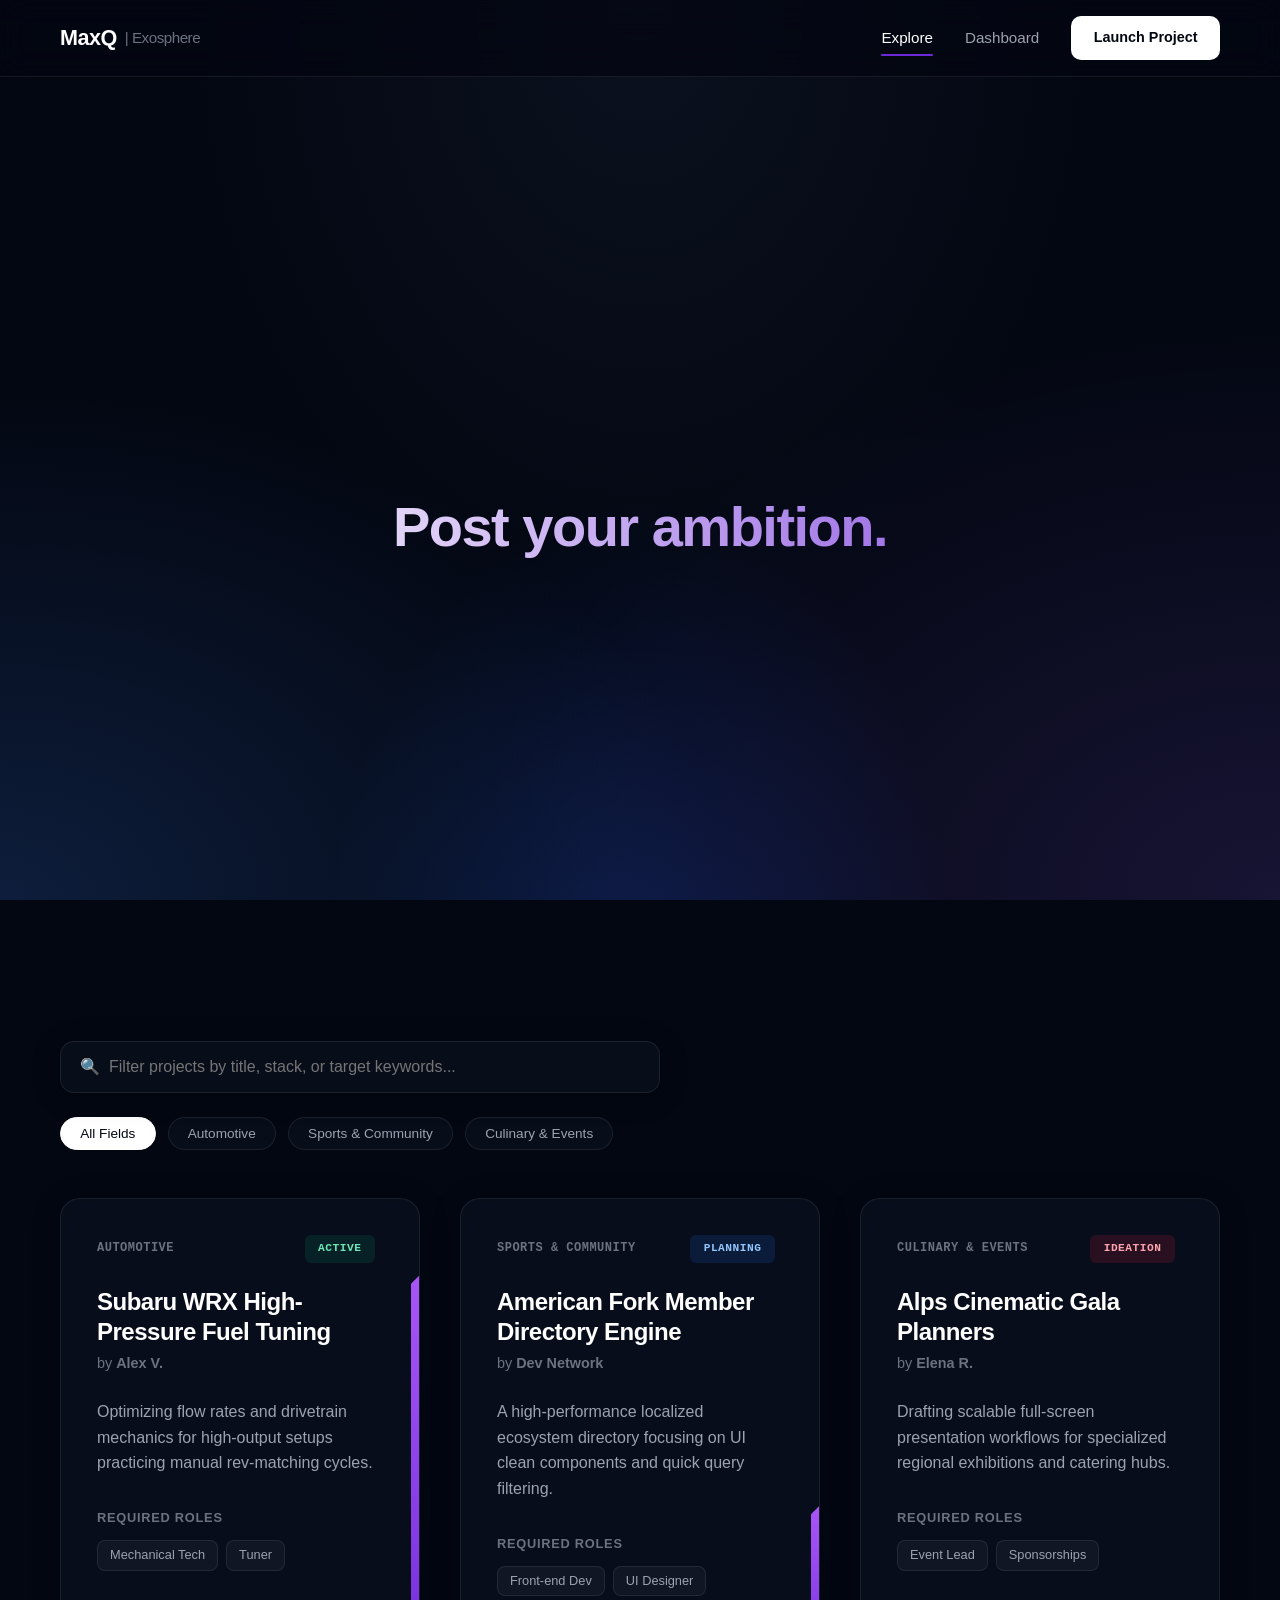
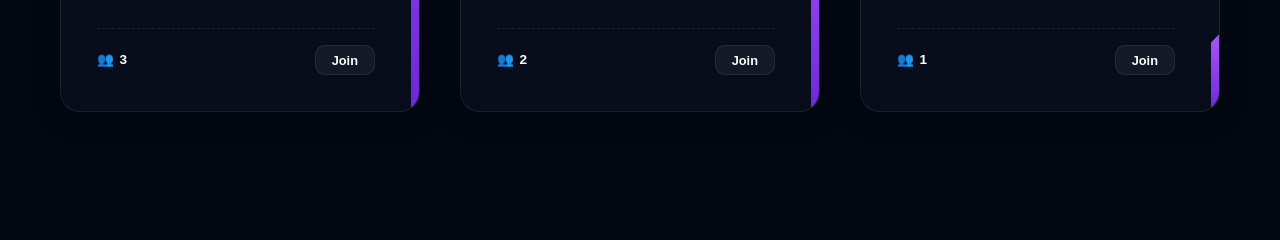
<file: index.html>
<!DOCTYPE html>
<html lang="en">

<head>
    <meta charset="UTF-8">
    <meta name="project-author" content="Owen Michael Read">
    <meta name="Description"
        content="Welcome to Project Atmos. Post your ambition and join others on life-changing projects!">
    <meta name="viewport" content="width=device-width, initial-scale=1.0">
    <title>Explore Exospheres | PeX</title>
    <link rel="stylesheet" href="css/style.css">
</head>

<body class="gradient-canvas">

    <header class="navbar">
        <div class="nav-container">
            <a href="index.html" class="logo">MaxQ <span class="brand-subtext">| Exosphere</span></a>

            <button class="hamburger-menu" id="hamburger-trigger" aria-label="Toggle Navigation">
                <span class="bar"></span>
                <span class="bar"></span>
                <span class="bar"></span>
            </button>

            <nav id="nav-menu">
                <a href="index.html" class="nav-link active">Explore</a>
                <a href="#" class="nav-link">Dashboard</a>
                <a href="#" class="btn-primary">Launch Project</a>
            </nav>
        </div>
    </header>

    <section class="cinematic-hero">
        <div class="hero-phrase-gallery">
            <p class="story-phrase">Post your ambition.</p>
            <p class="story-phrase">Build next-generation engineering platforms.</p>
            <p class="story-phrase">Join others on life-changing project ventures.</p>
        </div>

        <div id="hero-cta-block" class="hero-cta-reveal">
            <h2>Welcome to Project Atmos</h2>
            <button class="btn-primary btn-launch-rocket">Explore Space</button>
        </div>
    </section>

    <div class="modal-overlay" id="collab-modal">
        <div class="modal-card">
            <button class="modal-close" id="close-modal-btn">✕</button>
            <h3>Send Collaboration Request</h3>
            <p>Describe what skills and vision you bring to this long-term venture.</p>
            <form id="modal-join-form">
                <label for="modal-apply-note" class="form-label">Why do you want to collaborate?</label>
                <textarea id="modal-apply-note" class="form-textarea"
                    placeholder="Describe your background and interests..." required></textarea>
                <button type="submit" class="btn-primary btn-block">Submit Application</button>
            </form>
        </div>
    </div>

    <main class="feed-container">
        <section class="control-panel">
            <div class="search-wrapper">
                <span class="search-icon">🔍</span>
                <input type="text" id="search-input"
                    placeholder="Filter projects by title, stack, or target keywords..." autocomplete="off">
            </div>
            <div class="filter-pills" id="category-filters">
                <button class="pill-btn active" data-category="all">All Fields</button>
                <button class="pill-btn" data-category="Automotive">Automotive</button>
                <button class="pill-btn" data-category="Sports & Community">Sports & Community</button>
                <button class="pill-btn" data-category="Culinary & Events">Culinary & Events</button>
            </div>
        </section>

        <section class="project-grid" id="project-feed"></section>
    </main>

    <script src="js/app.js"></script>

</body>

</html>
</file>
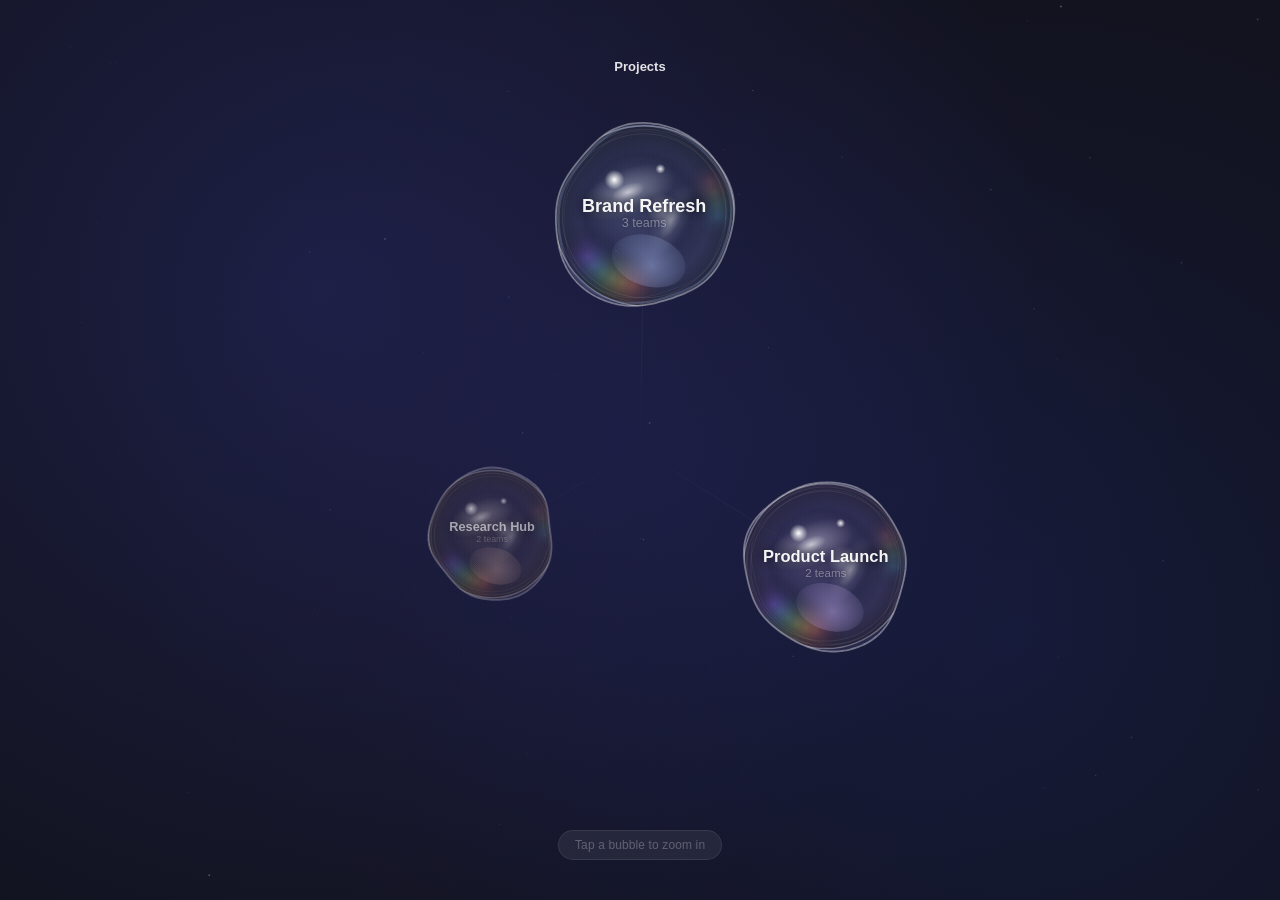
<file: bubble-notes.html>
<!DOCTYPE html>
<html lang="en">
<head>
<meta charset="UTF-8">
<meta name="viewport" content="width=device-width, initial-scale=1.0, maximum-scale=1.0, user-scalable=no">
<title>Bubble Notes</title>
<style>
* { margin:0; padding:0; box-sizing:border-box; }
body {
  background:#12131f;
  font-family:-apple-system,'SF Pro Display',BlinkMacSystemFont,sans-serif;
  overflow:hidden; height:100vh; width:100vw;
  user-select:none; touch-action:manipulation;
}
canvas#main { position:fixed; inset:0; z-index:1; }

#portal {
  position:fixed; inset:0; z-index:50; pointer-events:none; opacity:0;
}
#portal.zooming {
  animation:portalZoom 0.75s cubic-bezier(0.22,1,0.36,1) forwards;
}
#portal.zooming-out {
  animation:portalZoomOut 0.5s cubic-bezier(0.22,1,0.36,1) forwards;
}
@keyframes portalZoom {
  0%   { opacity:0; backdrop-filter:blur(0px) brightness(1) saturate(1); transform:scale(1); }
  20%  { opacity:1; backdrop-filter:blur(2px) brightness(1.6) saturate(1.4); }
  100% { opacity:0; backdrop-filter:blur(80px) brightness(3) saturate(2); transform:scale(7); }
}
@keyframes portalZoomOut {
  0%   { opacity:0; backdrop-filter:blur(60px); transform:scale(3); }
  40%  { opacity:1; backdrop-filter:blur(4px); transform:scale(1); }
  100% { opacity:0; backdrop-filter:blur(0px); transform:scale(1); }
}

#ui { position:fixed; inset:0; z-index:10; pointer-events:none; }

/* ── Back button — pill style like Apple Settings ── */
#back-btn {
  position:absolute; top:52px; left:20px;
  height:34px; padding:0 14px 0 10px;
  border-radius:100px;
  border:none;
  background:rgba(255,255,255,0.10);
  backdrop-filter:blur(30px) saturate(1.8);
  -webkit-backdrop-filter:blur(30px) saturate(1.8);
  display:flex; align-items:center; gap:4px;
  cursor:pointer; pointer-events:all;
  color:rgba(255,255,255,0.82);
  font-size:15px; font-weight:500;
  letter-spacing:-0.01em;
  opacity:0; transform:translateX(-8px);
  transition:opacity 0.35s cubic-bezier(0.22,1,0.36,1),
             transform 0.35s cubic-bezier(0.22,1,0.36,1),
             background 0.15s;
}
#back-btn::before { content:'‹'; font-size:20px; font-weight:300; line-height:1; margin-top:-1px; }
#back-btn.show { opacity:1; transform:translateX(0); }
#back-btn:hover { background:rgba(255,255,255,0.16); color:#fff; }
#back-btn:active { background:rgba(255,255,255,0.08); transform:scale(0.96); }

/* ── Breadcrumb — centered, SF style ── */
#breadcrumb {
  position:absolute; top:56px; left:50%; transform:translateX(-50%);
  display:flex; align-items:center; gap:6px;
  font-size:13px; font-weight:500;
  color:rgba(255,255,255,0.32); pointer-events:all; white-space:nowrap;
}
#breadcrumb span { cursor:pointer; transition:color 0.2s; padding:3px 0; }
#breadcrumb span:hover { color:rgba(255,255,255,0.7); }
#breadcrumb span.active { color:rgba(255,255,255,0.88); font-weight:600; }
#breadcrumb .sep { color:rgba(255,255,255,0.14); pointer-events:none; font-size:11px; }

/* ── Hint pill at bottom ── */
#hint {
  position:absolute; bottom:40px; left:50%; transform:translateX(-50%);
  font-size:12px; font-weight:500; letter-spacing:0.01em;
  color:rgba(255,255,255,0.28);
  background:rgba(255,255,255,0.07);
  backdrop-filter:blur(20px); -webkit-backdrop-filter:blur(20px);
  border:1px solid rgba(255,255,255,0.09);
  padding:7px 16px; border-radius:100px;
  white-space:nowrap; transition:opacity 0.4s;
}

/* ── PERSON DETAIL PANEL ── */
#person-panel {
  position:fixed; inset:0; z-index:60;
  display:flex; align-items:flex-end; justify-content:center;
  opacity:0; pointer-events:none; transition:opacity 0.4s;
}
#person-panel.open { opacity:1; pointer-events:all; }
#person-scrim {
  position:absolute; inset:0;
  background:rgba(8,8,18,0.6);
  backdrop-filter:blur(28px) saturate(1.5);
  -webkit-backdrop-filter:blur(28px) saturate(1.5);
  cursor:pointer;
}
#person-sheet {
  position:relative; z-index:1;
  width:min(600px,100vw); height:78vh;
  background:rgba(18,18,28,0.97);
  border:1px solid rgba(255,255,255,0.09); border-bottom:none;
  border-radius:22px 22px 0 0;
  backdrop-filter:blur(60px); -webkit-backdrop-filter:blur(60px);
  overflow:hidden;
  transform:translateY(110%); transition:transform 0.55s cubic-bezier(0.22,1,0.36,1);
  box-shadow:0 -1px 0 rgba(255,255,255,0.06), 0 -20px 80px rgba(0,0,0,0.5);
  display:flex; flex-direction:column;
}
#person-panel.open #person-sheet { transform:translateY(0); }

#person-header {
  padding:16px 20px 14px;
  border-bottom:1px solid rgba(255,255,255,0.06);
  flex-shrink:0; display:flex; align-items:center; gap:12px;
}
#person-handle {
  width:32px; height:4px; border-radius:2px;
  background:rgba(255,255,255,0.12); margin:0 auto 14px;
}
.person-avatar-sm {
  width:40px; height:40px; border-radius:50%;
  border:1.5px solid rgba(255,255,255,0.15);
  display:flex; align-items:center; justify-content:center;
  font-size:16px; font-weight:700; color:rgba(255,255,255,0.9);
  flex-shrink:0;
}
#person-info { flex:1; }
#person-name-sm { font-size:16px; font-weight:650; letter-spacing:-0.01em; color:rgba(255,255,255,0.92); }
#person-role-sm { font-size:11px; font-weight:500; letter-spacing:0.02em; color:rgba(255,255,255,0.3); margin-top:2px; }
.live-pill {
  display:flex; align-items:center; gap:5px;
  padding:5px 12px; border-radius:100px;
  background:rgba(34,197,94,0.1); border:1px solid rgba(34,197,94,0.25);
  font-size:11px; font-weight:600; letter-spacing:0.05em; text-transform:uppercase;
  color:#22c55e;
}
.live-dot { width:5px; height:5px; border-radius:50%; background:#22c55e; animation:livePulse 1.4s ease-in-out infinite; }
@keyframes livePulse { 0%,100%{opacity:1;transform:scale(1)} 50%{opacity:0.35;transform:scale(0.65)} }

#stream-container {
  flex:1; position:relative; overflow:hidden;
}
#stream-canvas-el {
  position:absolute; inset:0; width:100%; height:100%;
}

#notes-section {
  flex-shrink:0; max-height:220px; overflow-y:auto;
  padding:16px 24px 32px;
  border-top:1px solid rgba(255,255,255,0.07);
}
#notes-section-title {
  font-size:10px; letter-spacing:0.12em; text-transform:uppercase;
  color:rgba(255,255,255,0.22); margin-bottom:12px;
}
.note-item { padding:12px 0; border-bottom:1px solid rgba(255,255,255,0.05); }
.note-item:last-child { border-bottom:none; }
.note-time { font-size:10px; letter-spacing:0.07em; text-transform:uppercase; color:rgba(255,255,255,0.18); margin-bottom:6px; }
.note-text { font-size:14px; line-height:1.6; color:rgba(255,255,255,0.6); }
</style>
</head>
<body>
<canvas id="main"></canvas>
<div id="portal"></div>

<div id="ui">
  <div id="back-btn" onclick="goBack()">Back</div>
  <div id="breadcrumb"></div>
  <div id="hint"></div>
</div>

<!-- Person detail panel with live stream -->
<div id="person-panel">
  <div id="person-scrim" onclick="closePanel()"></div>
  <div id="person-sheet">
    <div id="person-header">
      <div class="person-avatar-sm" id="panel-avatar"></div>
      <div id="person-info">
        <div id="person-name-sm"></div>
        <div id="person-role-sm"></div>
      </div>
      <div class="live-pill"><div class="live-dot"></div>Live</div>
    </div>
    <div id="stream-container">
      <canvas id="stream-canvas-el"></canvas>
    </div>
    <div id="notes-section">
      <div id="notes-section-title">Recent Notes</div>
      <div id="notes-list"></div>
    </div>
  </div>
</div>

<script>
// ════════════════════════════════════════
// DATA
// ════════════════════════════════════════
const DATA = {
  projects:[
    { id:'p1', name:'Brand Refresh', sub:'3 teams', teams:[
      { id:'t1', name:'Design', sub:'4 people', people:[
        {id:'u1',name:'Maya',role:'Lead Designer',stream:'figma',
         notes:[{time:'Today 11:42am',text:'Finalized the color system. Cooler neutral base — ditching the warm grays.'},{time:'Yesterday',text:'Logo lockup sent to Marcus. He liked v3 on dark.'}]},
        {id:'u2',name:'Jordan',role:'Motion',stream:'code',
         notes:[{time:'Today 9:15am',text:'Transition system at 400ms feels right.'},{time:'Mon',text:'Reference from Vercel and Linear for micro-interactions.'}]},
        {id:'u3',name:'Sam',role:'Typography',stream:'browser',
         notes:[{time:'Today',text:'Switching to Instrument Serif — weight without feeling corporate.'}]},
        {id:'u4',name:'Riley',role:'Illustration',stream:'illustrator',
         notes:[{time:'Yesterday',text:'Icon set 80% done. Feedback on outline weight at small sizes.'}]},
      ]},
      { id:'t2', name:'Strategy', sub:'3 people', people:[
        {id:'u5',name:'Marcus',role:'Brand Strategist',stream:'slides',
         notes:[{time:'Today 2pm',text:'Positioning locked. "Precision without pretense" as voice anchor.'}]},
        {id:'u6',name:'Priya',role:'Research',stream:'data',
         notes:[{time:'Today 10am',text:"Competitive audit done. Confident minimalism is our gap."},{time:'Last week',text:'12 interviews. 3 core insight clusters.'}]},
        {id:'u7',name:'Owen',role:'Copywriter',stream:'notion',
         notes:[{time:'Today',text:'"Built to disappear" — controversial tagline but it\'s right.'}]},
      ]},
      { id:'t3', name:'Engineering', sub:'3 people', people:[
        {id:'u8',name:'Nadia',role:'Frontend Lead',stream:'code',
         notes:[{time:'Today 3pm',text:'Design tokens exported — integration starts tomorrow.'},{time:'Mon',text:'CSS custom properties over JS theme. Cleaner.'}]},
        {id:'u9',name:'Leo',role:'Dev',stream:'terminal',
         notes:[{time:'Yesterday',text:'Animation pass done. Cut 8 reflows. Butter smooth on mobile.'}]},
        {id:'u10',name:'Cass',role:'Dev',stream:'browser',
         notes:[{time:'Today',text:'A11y audit — fixing contrast and keyboard nav on modal.'}]},
      ]},
    ]},
    { id:'p2', name:'Product Launch', sub:'2 teams', teams:[
      { id:'t4', name:'Marketing', sub:'3 people', people:[
        {id:'u11',name:'Zoe',role:'Campaign Lead',stream:'slides',
         notes:[{time:'Today',text:'Three-phase: tease, announce, sustain. Tease in 10 days.'}]},
        {id:'u12',name:'Kai',role:'Paid Media',stream:'data',
         notes:[{time:'Today 11am',text:'Video 3x CTR vs static. Meta and TikTok handed off.'}]},
        {id:'u13',name:'Aria',role:'Content',stream:'notion',
         notes:[{time:'Yesterday',text:'Blog posts scheduled. SEO flagged 2 missing links.'}]},
      ]},
      { id:'t5', name:'Operations', sub:'2 people', people:[
        {id:'u14',name:'Dev',role:'Ops Lead',stream:'data',
         notes:[{time:'Today',text:'47 checklist items. 34 done. On track for Thursday.'}]},
        {id:'u15',name:'Mira',role:'Support Lead',stream:'browser',
         notes:[{time:'Today 9am',text:'Scripts written. Team trained on top 10 questions.'}]},
      ]},
    ]},
    { id:'p3', name:'Research Hub', sub:'2 teams', teams:[
      { id:'t6', name:'User Research', sub:'3 people', people:[
        {id:'u16',name:'Finn',role:'UX Researcher',stream:'figma',
         notes:[{time:'Today',text:'Drop-off at step 3 onboarding — too much asked upfront.'}]},
        {id:'u17',name:'Lena',role:'Data Analyst',stream:'data',
         notes:[{time:'Today 1pm',text:'Week-2 retention drops 40% without trigger email.'}]},
        {id:'u18',name:'Theo',role:'Researcher',stream:'notion',
         notes:[{time:'Yesterday',text:'Users want confidence, not features.'}]},
      ]},
      { id:'t7', name:'Data Science', sub:'2 people', people:[
        {id:'u19',name:'Ines',role:'ML Engineer',stream:'terminal',
         notes:[{time:'Today',text:'Model v2 hits 94.2% on validation. Staging tomorrow.'}]},
        {id:'u20',name:'Ryo',role:'Data Engineer',stream:'code',
         notes:[{time:'Today 10:30am',text:'ETL in 8 mins vs 34 mins. Pipeline refactor done.'}]},
      ]},
    ]},
  ]
};

const COLORS=[
  [180,200,255],[210,185,255],[255,205,180],[170,240,200],
  [255,185,205],[195,238,255],[255,230,175],[185,255,215],
];

// ════════════════════════════════════════
// CANVAS SETUP
// ════════════════════════════════════════
const canvas=document.getElementById('main');
const ctx=canvas.getContext('2d');
let W,H,dpr;
function resize(){
  dpr=window.devicePixelRatio||1;
  W=window.innerWidth; H=window.innerHeight;
  canvas.width=W*dpr; canvas.height=H*dpr;
  canvas.style.width=W+'px'; canvas.style.height=H+'px';
  ctx.scale(dpr,dpr);
}
resize();
window.addEventListener('resize',()=>{ resize(); rebuildScene(); });

let T=0, level=0, currentProject=null, currentTeam=null;
let bubbles=[], stars=[], bgBlobs=[], transitioning=false;
let mouseX=-999, mouseY=-999;

// ════════════════════════════════════════
// STREAM RENDERERS
// ════════════════════════════════════════
const STREAMS = {
  code:(c,x,y,w,h,t)=>{
    c.fillStyle='#0d1117'; c.fillRect(x,y,w,h);
    c.fillStyle='#161b22'; c.fillRect(x,y,w*0.1,h);
    const lines=[
      {col:'#ff7b72',txt:'const handleZoom = async (e) => {'},
      {col:'#8b949e',txt:'  // Spring animation into level'},
      {col:'#79c0ff',txt:'  await portal.animate({'},
      {col:'#a5d6ff',txt:"    scale: 8, blur: '60px',"},
      {col:'#ffa657',txt:"    duration: 680,"},
      {col:'#a5d6ff',txt:"    easing: 'cubic-bezier(0.22,1,0.36,1)'"},
      {col:'#c9d1d9',txt:'  });'},
      {col:'#ff7b72',txt:'  const next = await loadLevel('},
      {col:'#79c0ff',txt:'    current.level + 1'},
      {col:'#c9d1d9',txt:'  );'},
      {col:'#50fa7b',txt:'  renderBubbles(next.data);'},
      {col:'#c9d1d9',txt:'}'},
      {col:'#8b949e',txt:''},
      {col:'#ff7b72',txt:'function blobPoints(cx, cy, r) {'},
      {col:'#c9d1d9',txt:'  return harmonics.map((h,i) => {'},
      {col:'#a5d6ff',txt:'    const warp = h.amp *'},
      {col:'#a5d6ff',txt:'      Math.sin(h.freq*angle + T);'},
    ];
    const lh=h*0.054; const cursor=Math.floor(t*0.025)%lines.length;
    lines.forEach((l,i)=>{
      const ly=y+h*0.04+i*lh;
      c.font=`${Math.max(9,lh*0.7)}px monospace`;
      c.fillStyle='#30363d'; c.textAlign='right';
      c.fillText(i+1, x+w*0.08, ly+lh*0.75);
      c.textAlign='left'; c.fillStyle=l.col;
      const maxChars=Math.floor(w*0.055);
      c.fillText(l.txt.slice(0,maxChars), x+w*0.12, ly+lh*0.75);
      if(i===cursor && Math.floor(t*0.06)%2===0){
        const tw=c.measureText(l.txt.slice(0,Math.min(maxChars,Math.floor((t*0.04)%Math.max(1,l.txt.length+1))))).width;
        c.fillStyle='rgba(80,250,123,0.9)';
        c.fillRect(x+w*0.12+tw, ly+lh*0.08, 2, lh*0.82);
      }
    });
    const sp=(Math.sin(t*0.006)+1)/2;
    c.fillStyle='#21262d'; c.fillRect(x+w-5,y,5,h);
    c.fillStyle='#30363d'; c.fillRect(x+w-4, y+h*sp*0.75, 3, h*0.18);
  },

  terminal:(c,x,y,w,h,t)=>{
    c.fillStyle='#0a0e14'; c.fillRect(x,y,w,h);
    c.fillStyle='#1c2030'; c.fillRect(x,y,w,h*0.08);
    c.fillStyle='#ff5f57'; c.beginPath(); c.arc(x+w*0.055,y+h*0.04,h*0.018,0,Math.PI*2); c.fill();
    c.fillStyle='#febc2e'; c.beginPath(); c.arc(x+w*0.105,y+h*0.04,h*0.018,0,Math.PI*2); c.fill();
    c.fillStyle='#28c840'; c.beginPath(); c.arc(x+w*0.155,y+h*0.04,h*0.018,0,Math.PI*2); c.fill();
    c.font=`${h*0.032}px monospace`; c.fillStyle='#8b949e'; c.textAlign='center';
    c.fillText('zsh — 120×38', x+w*0.5, y+h*0.052);
    const cmds=[
      {p:'➜ ',pc:'#50fa7b',cmd:'~ git status',cc:'#f8f8f2'},
      {p:'',pc:'#8b949e',cmd:'On branch main — nothing to commit',cc:'#8b949e'},
      {p:'➜ ',pc:'#50fa7b',cmd:'~ npm run dev',cc:'#f8f8f2'},
      {p:'>',pc:'#8b949e',cmd:' Starting dev server...',cc:'#6272a4'},
      {p:'',pc:'#50fa7b',cmd:'✓  Ready on http://localhost:3000',cc:'#50fa7b'},
      {p:'',pc:'#ffb86c',cmd:'  HMR connected • watching 84 files',cc:'#ffb86c'},
      {p:'➜ ',pc:'#50fa7b',cmd:'~ git add -A && git commit -m',cc:'#f8f8f2'},
      {p:'',pc:'#a5d6ff',cmd:'"feat: liquid glass bubble morphing"',cc:'#a5d6ff'},
      {p:'',pc:'#50fa7b',cmd:'[main 3f8a21d] feat: liquid glass',cc:'#50fa7b'},
      {p:'',pc:'#8b949e',cmd:' 4 files changed, 312 insertions',cc:'#8b949e'},
      {p:'➜ ',pc:'#50fa7b',cmd:'~ git push origin main',cc:'#f8f8f2'},
      {p:'',pc:'#ffb86c',cmd:'  Enumerating objects: 14 done.',cc:'#ffb86c'},
      {p:'',pc:'#50fa7b',cmd:'✓  Branch main is up to date',cc:'#50fa7b'},
      {p:'➜ ',pc:'#50fa7b',cmd:'~ ',cc:'#f8f8f2'},
    ];
    const lh=h*0.057; const show=Math.min(cmds.length,Math.floor(t*0.008)+1);
    c.textAlign='left';
    cmds.slice(0,show).forEach((cmd,i)=>{
      const ly=y+h*0.1+i*lh;
      c.font=`bold ${Math.max(9,lh*0.72)}px monospace`;
      c.fillStyle=cmd.pc; c.fillText(cmd.p,x+w*0.04,ly+lh*0.78);
      c.fillStyle=cmd.cc; c.font=`${Math.max(9,lh*0.7)}px monospace`;
      const typed=i===show-1?cmd.cmd.slice(0,Math.floor((t*0.018)%Math.max(1,cmd.cmd.length+1))):cmd.cmd;
      c.fillText(typed,x+w*0.04+c.measureText(cmd.p).width,ly+lh*0.78);
    });
    if(Math.floor(t*0.06)%2===0){
      const i=show-1; const cmd=cmds[i];
      const ly=y+h*0.1+i*lh;
      const typed=cmd.cmd.slice(0,Math.floor((t*0.018)%Math.max(1,cmd.cmd.length+1)));
      c.font=`${Math.max(9,lh*0.7)}px monospace`;
      const tw=c.measureText(cmd.p+typed).width;
      c.fillStyle='rgba(248,248,242,0.85)';
      c.fillRect(x+w*0.04+tw,ly+lh*0.1,2,lh*0.75);
    }
  },

  figma:(c,x,y,w,h,t)=>{
    c.fillStyle='#1e1e1e'; c.fillRect(x,y,w,h);
    // toolbar top
    c.fillStyle='#2c2c2c'; c.fillRect(x,y,w,h*0.07);
    c.fillStyle='#18a0fb'; c.font=`bold ${h*0.038}px -apple-system,sans-serif`; c.textAlign='center';
    c.fillText('Figma',x+w*0.5,y+h*0.047);
    // left panel
    c.fillStyle='#252525'; c.fillRect(x,y+h*0.07,w*0.2,h*0.93);
    const layers=['⬡ Frame','  ↳ Nav','  ↳ Hero','  ↳ Cards','  ↳ Footer','○ Button','  ↳ Label'];
    const selL=Math.floor(t*0.012)%layers.length;
    c.textAlign='left';
    layers.forEach((l,i)=>{
      if(i===selL){ c.fillStyle='rgba(24,160,251,0.22)'; c.fillRect(x,y+h*0.07+i*h*0.075,w*0.2,h*0.075); }
      c.font=`${h*0.04}px -apple-system,sans-serif`;
      c.fillStyle=i===selL?'#18a0fb':'#777';
      c.fillText(l,x+w*0.025,y+h*0.112+i*h*0.075);
    });
    // right panel
    c.fillStyle='#252525'; c.fillRect(x+w*0.78,y+h*0.07,w*0.22,h*0.93);
    const props=['Width','Height','X','Y','Radius','Opacity'];
    const vals=['360','64','0','80','12','100%'];
    props.forEach((p,i)=>{
      c.font=`${h*0.036}px -apple-system,sans-serif`;
      c.fillStyle='#666'; c.textAlign='left'; c.fillText(p,x+w*0.8,y+h*0.12+i*h*0.08);
      c.fillStyle='#ccc'; c.textAlign='right'; c.fillText(vals[i],x+w*0.99,y+h*0.12+i*h*0.08);
    });
    // canvas
    c.fillStyle='#383838'; c.fillRect(x+w*0.2,y+h*0.07,w*0.58,h*0.93);
    const frame={x:x+w*0.24,y:y+h*0.1,w:w*0.5,h:h*0.86};
    c.fillStyle='#fff'; c.fillRect(frame.x,frame.y,frame.w,frame.h);
    // nav bar
    const hue=210+15*Math.sin(t*0.008);
    c.fillStyle=`hsl(${hue},85%,54%)`; c.fillRect(frame.x,frame.y,frame.w,frame.h*0.09);
    c.fillStyle='rgba(255,255,255,0.95)'; c.font=`bold ${frame.h*0.042}px -apple-system,sans-serif`;
    c.textAlign='left'; c.fillText('BubbleNotes',frame.x+frame.w*0.04,frame.y+frame.h*0.065);
    // hero
    c.fillStyle='#f3f4f6'; c.fillRect(frame.x,frame.y+frame.h*0.09,frame.w,frame.h*0.22);
    c.fillStyle='#111'; c.font=`bold ${frame.h*0.06}px -apple-system,sans-serif`;
    c.fillText('Collaborate',frame.x+frame.w*0.06,frame.y+frame.h*0.175);
    c.fillStyle='#555'; c.font=`${frame.h*0.038}px -apple-system,sans-serif`;
    c.fillText('in living bubbles',frame.x+frame.w*0.06,frame.y+frame.h*0.225);
    // cards
    for(let i=0;i<3;i++){
      const cx2=frame.x+frame.w*0.05+i*(frame.w*0.31);
      c.fillStyle='#fff'; c.shadowColor='rgba(0,0,0,0.08)'; c.shadowBlur=8;
      c.beginPath(); c.roundRect(cx2,frame.y+frame.h*0.33,frame.w*0.28,frame.h*0.18,6); c.fill();
      c.shadowBlur=0;
      const cc=[`hsl(${hue},70%,60%)`,`hsl(${hue+40},70%,60%)`,`hsl(${hue+80},70%,60%)`][i];
      c.fillStyle=cc; c.fillRect(cx2,frame.y+frame.h*0.33,frame.w*0.28,frame.h*0.08);
    }
    // selection
    const selCard=Math.floor(t*0.01)%3;
    const scx=frame.x+frame.w*0.05+selCard*(frame.w*0.31);
    c.strokeStyle='#18a0fb'; c.lineWidth=1.5;
    c.strokeRect(scx,frame.y+frame.h*0.33,frame.w*0.28,frame.h*0.18);
    [[0,0],[0.5,0],[1,0],[0,0.5],[1,0.5],[0,1],[0.5,1],[1,1]].forEach(([hx,hy])=>{
      const hpx=scx+hx*frame.w*0.28, hpy=frame.y+frame.h*0.33+hy*frame.h*0.18;
      c.fillStyle='#fff'; c.strokeStyle='#18a0fb'; c.lineWidth=1;
      c.fillRect(hpx-3,hpy-3,6,6); c.strokeRect(hpx-3,hpy-3,6,6);
    });
  },

  browser:(c,x,y,w,h,t)=>{
    c.fillStyle='#f0f0f0'; c.fillRect(x,y,w,h);
    c.fillStyle='#e0e0e0'; c.fillRect(x,y,w,h*0.1);
    c.fillStyle='#ff5f57'; c.beginPath(); c.arc(x+w*0.05,y+h*0.05,h*0.02,0,Math.PI*2); c.fill();
    c.fillStyle='#febc2e'; c.beginPath(); c.arc(x+w*0.1,y+h*0.05,h*0.02,0,Math.PI*2); c.fill();
    c.fillStyle='#28c840'; c.beginPath(); c.arc(x+w*0.15,y+h*0.05,h*0.02,0,Math.PI*2); c.fill();
    c.fillStyle='#fff'; c.beginPath();
    c.roundRect(x+w*0.22,y+h*0.022,w*0.62,h*0.055,h*0.018); c.fill();
    c.font=`${h*0.036}px -apple-system,sans-serif`; c.fillStyle='#555'; c.textAlign='left';
    const urls=['bubblenotes.app/projects','figma.com/file/brand-refresh','notion.so/Brand-Voice-Guide'];
    c.fillText(urls[Math.floor(t*0.003)%urls.length],x+w*0.25,y+h*0.062);
    c.fillStyle='#fff'; c.fillRect(x,y+h*0.1,w,h*0.9);
    const scroll=(t*0.35)%(h*0.5);
    c.save(); c.beginPath(); c.rect(x,y+h*0.1,w,h*0.9); c.clip();
    // nav
    c.fillStyle='rgba(255,255,255,0.96)'; c.fillRect(x,y+h*0.1-scroll*0.05,w,h*0.072);
    c.font=`bold ${h*0.044}px -apple-system,sans-serif`; c.fillStyle='#111'; c.textAlign='left';
    c.fillText('BubbleNotes',x+w*0.05,y+h*0.148-scroll*0.05);
    ['Product','Team','Pricing','Login'].forEach((item,i)=>{
      c.font=`${h*0.036}px -apple-system,sans-serif`; c.fillStyle='#555';
      c.fillText(item,x+w*(0.38+i*0.135),y+h*0.148-scroll*0.05);
    });
    // hero
    c.fillStyle='#f9fafb'; c.fillRect(x,y+h*0.17-scroll*0.1,w,h*0.25);
    c.font=`bold ${h*0.065}px -apple-system,sans-serif`; c.fillStyle='#0a0a0a';
    c.fillText('Work in bubbles.',x+w*0.06,y+h*0.25-scroll*0.1);
    c.font=`${h*0.04}px -apple-system,sans-serif`; c.fillStyle='#666';
    c.fillText('A new way to collaborate with your team.',x+w*0.06,y+h*0.3-scroll*0.1);
    c.fillStyle='#111'; c.beginPath(); c.roundRect(x+w*0.06,y+h*0.34-scroll*0.1,w*0.22,h*0.055,h*0.018); c.fill();
    c.fillStyle='#fff'; c.font=`bold ${h*0.036}px -apple-system,sans-serif`;
    c.textAlign='center'; c.fillText('Get started',x+w*0.17,y+h*0.374-scroll*0.1);
    c.restore();
    c.fillStyle='rgba(24,160,251,0.45)'; c.fillRect(x,y,w*(((t*0.012)%1)),2.5);
  },

  slides:(c,x,y,w,h,t)=>{
    c.fillStyle='#1a1a2e'; c.fillRect(x,y,w,h);
    c.fillStyle='#16213e'; c.fillRect(x,y,w*0.18,h);
    for(let i=0;i<6;i++){
      const sel=Math.floor(t*0.007)%6===i;
      if(sel){ c.fillStyle='rgba(99,102,241,0.2)'; c.fillRect(x+2,y+h*0.03+i*h*0.155,w*0.175,h*0.14); }
      c.fillStyle='#0f3460'; c.fillRect(x+w*0.015,y+h*0.035+i*h*0.155,w*0.15,h*0.12);
      const hh=210+i*30;
      c.fillStyle=`hsl(${hh},70%,50%)`; c.fillRect(x+w*0.015,y+h*0.035+i*h*0.155,w*0.15,h*0.045);
      for(let j=0;j<2;j++){c.fillStyle='rgba(255,255,255,0.12)'; c.fillRect(x+w*0.02,y+h*0.09+i*h*0.155+j*h*0.025,w*0.12,h*0.012);}
    }
    // main slide
    const si=Math.floor(t*0.007)%6;
    const hue2=210+si*30;
    c.fillStyle='#0f1b35'; c.fillRect(x+w*0.19,y+h*0.04,w*0.79,h*0.9);
    c.fillStyle=`hsl(${hue2},70%,38%)`; c.fillRect(x+w*0.19,y+h*0.04,w*0.79,h*0.3);
    // slide content
    const titles=['Q3 Brand Strategy','Key Insights','Competitive Landscape','Design Direction','Engineering Plan','Launch Roadmap'];
    c.font=`bold ${h*0.07}px -apple-system,sans-serif`;
    c.fillStyle='rgba(255,255,255,0.95)'; c.textAlign='center';
    c.fillText(titles[si],x+w*0.585,y+h*0.22);
    const bullets=['→ 3 positioning gaps identified','→ 12 competitor brands audited','→ User resonance score: 8.4/10','→ Launch date: Q4 2026'];
    c.textAlign='left'; c.font=`${h*0.048}px -apple-system,sans-serif`;
    bullets.forEach((b,i)=>{
      const opacity=Math.min(1,(t*0.012-si*1.5-i*0.4));
      c.fillStyle=`rgba(200,220,255,${Math.max(0,opacity)})`;
      c.fillText(b,x+w*0.24,y+h*0.45+i*h*0.1);
    });
    // presenter laser
    const lx=x+w*0.35+Math.sin(t*0.016)*w*0.25;
    const ly2=y+h*0.5+Math.cos(t*0.013)*h*0.2;
    c.fillStyle='rgba(255,60,60,0.8)';
    c.beginPath(); c.arc(lx,ly2,h*0.015,0,Math.PI*2); c.fill();
    c.fillStyle='rgba(255,60,60,0.2)';
    c.beginPath(); c.arc(lx,ly2,h*0.028,0,Math.PI*2); c.fill();
    // slide number
    c.textAlign='right'; c.font=`${h*0.036}px -apple-system,sans-serif`;
    c.fillStyle='rgba(255,255,255,0.3)';
    c.fillText(`${si+1} / 6`,x+w*0.97,y+h*0.93);
  },

  data:(c,x,y,w,h,t)=>{
    c.fillStyle='#0c0f1a'; c.fillRect(x,y,w,h);
    c.fillStyle='#111827'; c.fillRect(x,y,w,h*0.09);
    c.font=`bold ${h*0.05}px -apple-system,sans-serif`; c.fillStyle='#e0e7ff'; c.textAlign='left';
    c.fillText('Analytics Dashboard',x+w*0.04,y+h*0.062);
    c.fillStyle='#22c55e'; c.beginPath(); c.arc(x+w*0.84,y+h*0.045,h*0.018,0,Math.PI*2); c.fill();
    c.fillStyle=`rgba(34,197,94,${0.25+0.2*Math.sin(t*0.08)})`; c.beginPath(); c.arc(x+w*0.84,y+h*0.045,h*0.032*(0.7+0.3*Math.sin(t*0.08)),0,Math.PI*2); c.fill();
    c.font=`bold ${h*0.04}px -apple-system,sans-serif`; c.fillStyle='#22c55e'; c.fillText('LIVE',x+w*0.87,y+h*0.058);
    // stat cards
    const stats=[['54.8%','Booking Rate','↑ 12%'],['26','New Patients','↑ 8'],['62%','MoM Growth','record']];
    stats.forEach((s,i)=>{
      const cx2=x+w*0.03+i*(w*0.32);
      c.fillStyle='#1a2035'; c.beginPath(); c.roundRect(cx2,y+h*0.1,w*0.3,h*0.16,8); c.fill();
      c.font=`bold ${h*0.075}px -apple-system,sans-serif`; c.fillStyle='#a5b4fc'; c.textAlign='left';
      c.fillText(s[0],cx2+w*0.025,y+h*0.195);
      c.font=`${h*0.038}px -apple-system,sans-serif`; c.fillStyle='#4b5563'; c.fillText(s[1],cx2+w*0.025,y+h*0.24);
      c.font=`bold ${h*0.035}px -apple-system,sans-serif`; c.fillStyle='#34d399'; c.textAlign='right';
      c.fillText(s[2],cx2+w*0.28,y+h*0.195);
    });
    // main chart
    const ch={x:x+w*0.03,y:y+h*0.3,w:w*0.94,h:h*0.36};
    c.fillStyle='#111827'; c.beginPath(); c.roundRect(ch.x,ch.y,ch.w,ch.h,8); c.fill();
    c.font=`${h*0.035}px -apple-system,sans-serif`; c.fillStyle='#6b7280'; c.textAlign='left';
    c.fillText('Weekly Sessions',ch.x+w*0.03,ch.y+h*0.05);
    for(let i=0;i<=4;i++){
      const gy=ch.y+ch.h*0.15+i*(ch.h*0.7/4);
      c.beginPath(); c.moveTo(ch.x+w*0.02,gy); c.lineTo(ch.x+ch.w-w*0.02,gy);
      c.strokeStyle='rgba(255,255,255,0.05)'; c.lineWidth=1; c.stroke();
    }
    // multi-line chart
    const lines2=[
      {color:'#6366f1',off:0},{color:'#22d3ee',off:0.5},{color:'#f472b6',off:1.2},
    ];
    lines2.forEach(({color,off})=>{
      c.beginPath(); c.strokeStyle=color; c.lineWidth=2;
      for(let i=0;i<=50;i++){
        const px2=ch.x+w*0.03+i/50*(ch.w-w*0.05);
        const wave=Math.sin(i*0.35+t*0.02+off)*0.22+Math.sin(i*0.12+t*0.011+off)*0.28+Math.cos(i*0.55+t*0.016+off)*0.12;
        const py2=ch.y+ch.h*0.55-ch.h*0.38*wave;
        i===0?c.moveTo(px2,py2):c.lineTo(px2,py2);
      }
      c.stroke();
    });
    // bar chart
    const bch={x:x+w*0.03,y:y+h*0.7,w:w*0.94,h:h*0.27};
    c.fillStyle='#111827'; c.beginPath(); c.roundRect(bch.x,bch.y,bch.w,bch.h,8); c.fill();
    const bars=['Mon','Tue','Wed','Thu','Fri','Sat','Sun'];
    const bvals=[0.6,0.75,0.9,0.55,0.85,0.4,0.3];
    const barW=bch.w/bars.length*0.55;
    bars.forEach((label,i)=>{
      const bx=bch.x+bch.w*(i+0.5)/bars.length-barW/2;
      const bh2=bch.h*0.6*bvals[i]*(0.85+0.15*Math.sin(t*0.04+i));
      const by=bch.y+bch.h*0.8-bh2;
      c.fillStyle=`hsl(${240+i*15},70%,${50+i*3}%)`;
      c.beginPath(); c.roundRect(bx,by,barW,bh2,3); c.fill();
      c.font=`${h*0.032}px -apple-system,sans-serif`; c.fillStyle='#4b5563'; c.textAlign='center';
      c.fillText(label,bx+barW/2,bch.y+bch.h*0.94);
    });
  },

  notion:(c,x,y,w,h,t)=>{
    c.fillStyle='#ffffff'; c.fillRect(x,y,w,h);
    c.fillStyle='#f7f7f5'; c.fillRect(x,y,w*0.26,h);
    const pages=['📋 Brand Voice','📊 Research','✍️ Copy Drafts','🗂 Archive','💡 Ideas','📅 Timeline'];
    const selP=Math.floor(t*0.006)%pages.length;
    c.textAlign='left';
    pages.forEach((p,i)=>{
      if(i===selP){ c.fillStyle='rgba(0,0,0,0.07)'; c.fillRect(x,y+h*0.1+i*h*0.085,w*0.26,h*0.085); }
      c.font=`${h*0.044}px -apple-system,sans-serif`;
      c.fillStyle=i===selP?'#111':'#888';
      c.fillText(p,x+w*0.03,y+h*0.15+i*h*0.085);
    });
    const cx2=x+w*0.29;
    c.font=`bold ${h*0.068}px -apple-system,sans-serif`; c.fillStyle='#111';
    const docTitles=['Brand Voice Guide','Research Synthesis','Copy Drafts v4'];
    c.fillText(docTitles[selP%3],cx2,y+h*0.1);
    c.fillStyle='#999'; c.font=`${h*0.036}px -apple-system,sans-serif`;
    c.fillText('Edited just now · 3 collaborators',cx2,y+h*0.14);
    // body text blocks
    const lineData=[
      [h*0.18,w*0.6,'#222',h*0.028],[h*0.22,w*0.5,'#444',h*0.022],
      [h*0.26,w*0.55,'#444',h*0.022],[h*0.31,w*0.45,'#666',h*0.02],
      [h*0.35,w*0.58,'#444',h*0.022],[h*0.39,w*0.42,'#666',h*0.02],
      [h*0.44,w*0.5,'#444',h*0.022],[h*0.49,w*0.35,'#666',h*0.02],
    ];
    const shown=Math.min(lineData.length,Math.floor(t*0.009));
    lineData.slice(0,shown).forEach(([ry,rw2,fc,fh])=>{
      c.fillStyle=fc; c.fillRect(cx2,y+ry,rw2*0.67,fh);
    });
    if(shown<lineData.length && Math.floor(t*0.05)%2===0){
      const ll=lineData[shown];
      c.fillStyle='#111'; c.fillRect(cx2,y+ll[0],2,ll[3]*1.2);
    }
    // callout
    c.fillStyle='#eff6ff'; c.beginPath(); c.roundRect(cx2,y+h*0.55,w*0.67,h*0.15,8); c.fill();
    c.fillStyle='#3b82f6'; c.fillRect(cx2,y+h*0.55,3,h*0.15);
    c.font=`${h*0.042}px -apple-system,sans-serif`; c.fillStyle='#1d4ed8';
    c.fillText('💡 Key: users want confidence, not features',cx2+w*0.04,y+h*0.615);
    c.fillStyle='#3b82f6'; c.font=`${h*0.036}px -apple-system,sans-serif`;
    c.fillText('→ Reframe all copy around outcomes',cx2+w*0.04,y+h*0.66);
    // table
    const th2=y+h*0.73; const cols=['Metric','Before','After','Δ'];
    const rows=[['Booking Rate','32%','54.8%','+71%'],['New Patients','16','26','+63%'],['Sessions','240','387','+61%']];
    c.fillStyle='#f3f4f6'; c.fillRect(cx2,th2,w*0.67,h*0.04);
    cols.forEach((col,i)=>{
      c.font=`bold ${h*0.035}px -apple-system,sans-serif`; c.fillStyle='#374151';
      c.fillText(col,cx2+i*w*0.165+w*0.01,th2+h*0.028);
    });
    rows.forEach((row,ri)=>{
      c.fillStyle=ri%2?'#fafafa':'#fff'; c.fillRect(cx2,th2+h*0.04*(ri+1),w*0.67,h*0.04);
      row.forEach((cell,ci)=>{
        c.font=`${h*0.034}px -apple-system,sans-serif`;
        c.fillStyle=ci===3?'#16a34a':'#374151';
        c.fillText(cell,cx2+ci*w*0.165+w*0.01,th2+h*0.04*(ri+1)+h*0.028);
      });
    });
  },

  illustrator:(c,x,y,w,h,t)=>{
    c.fillStyle='#1e1e1e'; c.fillRect(x,y,w,h);
    c.fillStyle='#2a2a2a'; c.fillRect(x,y,w,h*0.07);
    c.fillStyle='#e8a020'; c.font=`bold ${h*0.04}px -apple-system,sans-serif`; c.textAlign='center';
    c.fillText('Adobe Illustrator',x+w*0.5,y+h*0.047);
    c.fillStyle='#1a1a1a'; c.fillRect(x,y+h*0.07,w*0.1,h*0.93);
    const tools=['▲','⬡','○','✎','✂','⬜','🔍','✋'];
    tools.forEach((tool,i)=>{
      c.font=`${h*0.048}px sans-serif`; c.fillStyle=i===2?'#ff7043':'#888'; c.textAlign='center';
      c.fillText(tool,x+w*0.05,y+h*0.115+i*h*0.1);
    });
    c.fillStyle='#fff'; c.fillRect(x+w*0.11,y+h*0.07,w*0.89,h*0.93);
    c.fillStyle='#f0f0f0'; c.fillRect(x+w*0.18,y+h*0.11,w*0.74,h*0.84);
    const progress=(t*0.006)%1;
    const cxI=x+w*0.55, cyI=y+h*0.53;
    // animated vector shape
    const pts2=8;
    c.save();
    c.beginPath();
    for(let i=0;i<=pts2;i++){
      const ang=(i/pts2)*Math.PI*2-Math.PI/2;
      const rOuter=h*0.19*(0.4+0.6*Math.min(1,progress*1.5));
      const rInner=h*0.09*(0.4+0.6*Math.min(1,progress*1.5));
      const r2=i%2===0?rOuter:rInner;
      const px3=cxI+Math.cos(ang+t*0.004)*r2;
      const py3=cyI+Math.sin(ang+t*0.004)*r2;
      i===0?c.moveTo(px3,py3):c.lineTo(px3,py3);
    }
    c.closePath();
    c.strokeStyle='#ff7043'; c.lineWidth=2; c.stroke();
    c.fillStyle=`rgba(255,112,67,${progress*0.22})`; c.fill();
    c.restore();
    // gradient overlapping circle
    const gI=c.createRadialGradient(cxI-h*0.06,cyI-h*0.08,0,cxI,cyI,h*0.14);
    gI.addColorStop(0,'rgba(255,183,77,0.7)'); gI.addColorStop(1,'rgba(255,183,77,0)');
    c.beginPath(); c.arc(cxI-h*0.04,cyI-h*0.05,h*0.12*progress,0,Math.PI*2); c.fillStyle=gI; c.fill();
    if(progress>0.4){
      c.strokeStyle='rgba(24,160,251,0.6)'; c.lineWidth=1; c.setLineDash([4,4]);
      c.strokeRect(cxI-h*0.22,cyI-h*0.22,h*0.44,h*0.44); c.setLineDash([]);
    }
    // color palette
    ['#ff7043','#ff9800','#ffc107','#8bc34a','#2196f3','#9c27b0','#ffffff','#000000'].forEach((col,i)=>{
      c.fillStyle=col; c.fillRect(x+w*0.12+i*w*0.1,y+h*0.97-h*0.038,w*0.095,h*0.032);
    });
  },
};

// ════════════════════════════════════════
// CRYSTAL GLASS BUBBLE RENDERER
// ════════════════════════════════════════
function blobPoints(cx,cy,r,harmonics,t,nPts=90){
  const pts=[];
  for(let i=0;i<nPts;i++){
    const angle=(i/nPts)*Math.PI*2;
    let warp=0;
    for(const h of harmonics) warp+=h.amp*Math.sin(h.freq*angle+h.phase+t*h.speed);
    pts.push({x:cx+Math.cos(angle)*(r+warp), y:cy+Math.sin(angle)*(r+warp)});
  }
  return pts;
}
function drawBlobPath(pts){
  if(pts.length<3) return;
  const n=pts.length;
  ctx.beginPath();
  ctx.moveTo((pts[0].x+pts[1].x)/2,(pts[0].y+pts[1].y)/2);
  for(let i=0;i<n;i++){
    const p0=pts[i], p1=pts[(i+1)%n];
    ctx.quadraticCurveTo(p0.x,p0.y,(p0.x+p1.x)/2,(p0.y+p1.y)/2);
  }
  ctx.closePath();
}
function pointInBlob(px,py,pts){
  let inside=false; const n=pts.length;
  for(let i=0,j=n-1;i<n;j=i++){
    const xi=pts[i].x,yi=pts[i].y,xj=pts[j].x,yj=pts[j].y;
    if(((yi>py)!==(yj>py))&&(px<(xj-xi)*(py-yi)/(yj-yi)+xi)) inside=!inside;
  }
  return inside;
}

function drawCrystalBubble(cx, cy, r, color, t, hover, isPerson, streamCanvas) {
  const [cr,cg,cb]=color;
  const hoverScale = 1 + hover*0.055;
  const R = r * hoverScale;

  ctx.save();

  // ── 1. Outer diffuse glow ──
  const glow=ctx.createRadialGradient(cx,cy,R*0.5,cx,cy,R*2.2);
  glow.addColorStop(0,`rgba(${cr},${cg},${cb},${0.05+hover*0.06})`);
  glow.addColorStop(1,`rgba(${cr},${cg},${cb},0)`);
  ctx.beginPath(); ctx.arc(cx,cy,R*2.2,0,Math.PI*2);
  ctx.fillStyle=glow; ctx.fill();

  // ── 2. Clip to sphere ──
  ctx.save();
  ctx.beginPath(); ctx.arc(cx,cy,R,0,Math.PI*2); ctx.clip();

  // ── 3. Stream content inside ──
  if(isPerson && streamCanvas){
    ctx.save();
    // slightly darken for glass over-content
    ctx.drawImage(streamCanvas, cx-R, cy-R, R*2, R*2);
    ctx.restore();
  } else {
    // base crystal tint — very transparent
    const base=ctx.createRadialGradient(cx-R*0.15,cy-R*0.2,0,cx,cy,R);
    base.addColorStop(0,`rgba(${cr},${cg},${cb},0.22)`);
    base.addColorStop(0.6,`rgba(${cr},${cg},${cb},0.06)`);
    base.addColorStop(1,`rgba(${cr},${cg},${cb},0.18)`);
    ctx.fillStyle=base; ctx.fillRect(cx-R,cy-R,R*2,R*2);
  }

  // ── 4. Glass dark vignette over content ──
  const vig=ctx.createRadialGradient(cx,cy,R*0.2,cx,cy,R);
  vig.addColorStop(0,'rgba(0,0,0,0)');
  vig.addColorStop(0.65,'rgba(0,0,0,0.04)');
  vig.addColorStop(1,'rgba(0,0,0,0.42)');
  ctx.fillStyle=vig; ctx.fillRect(cx-R,cy-R,R*2,R*2);

  // ── 5. Prismatic rainbow edge refraction ──
  // Rainbow band along the bottom-left edge — matches reference
  const rainbowAngles=[
    {a:0.55*Math.PI, color:'rgba(255,100,100,0.28)'},
    {a:0.6*Math.PI,  color:'rgba(255,180,80,0.22)'},
    {a:0.65*Math.PI, color:'rgba(255,255,100,0.18)'},
    {a:0.7*Math.PI,  color:'rgba(100,255,130,0.18)'},
    {a:0.75*Math.PI, color:'rgba(80,180,255,0.22)'},
    {a:0.8*Math.PI,  color:'rgba(160,80,255,0.25)'},
  ];
  rainbowAngles.forEach(({a,color:rc})=>{
    const rx=cx+Math.cos(a)*R*0.78, ry=cy+Math.sin(a)*R*0.78;
    const rg=ctx.createRadialGradient(rx,ry,0,rx,ry,R*0.38);
    rg.addColorStop(0,rc); rg.addColorStop(1,'rgba(0,0,0,0)');
    ctx.fillStyle=rg; ctx.fillRect(cx-R,cy-R,R*2,R*2);
  });

  // Second rainbow band — top right
  const rainbowAngles2=[
    {a:-0.15*Math.PI, color:'rgba(255,120,120,0.15)'},
    {a:-0.1*Math.PI,  color:'rgba(255,200,100,0.12)'},
    {a:-0.05*Math.PI, color:'rgba(120,255,160,0.12)'},
    {a:0.0*Math.PI,   color:'rgba(100,200,255,0.15)'},
  ];
  rainbowAngles2.forEach(({a,color:rc})=>{
    const rx=cx+Math.cos(a)*R*0.82, ry=cy+Math.sin(a)*R*0.82;
    const rg=ctx.createRadialGradient(rx,ry,0,rx,ry,R*0.28);
    rg.addColorStop(0,rc); rg.addColorStop(1,'rgba(0,0,0,0)');
    ctx.fillStyle=rg; ctx.fillRect(cx-R,cy-R,R*2,R*2);
  });

  // ── 6. Large soft primary specular (top-left arc) ──
  ctx.save();
  ctx.translate(cx-R*0.18, cy-R*0.26);
  ctx.rotate(-0.38);
  ctx.scale(1, 0.48);
  const spec1=ctx.createRadialGradient(0,0,0,0,0,R*0.55);
  spec1.addColorStop(0,'rgba(255,255,255,0.72)');
  spec1.addColorStop(0.35,'rgba(255,255,255,0.22)');
  spec1.addColorStop(1,'rgba(255,255,255,0)');
  ctx.beginPath(); ctx.arc(0,0,R*0.55,0,Math.PI*2);
  ctx.fillStyle=spec1; ctx.fill();
  ctx.restore();

  // ── 7. Secondary specular arc (middle-right) — matches ref photo ──
  ctx.save();
  ctx.translate(cx+R*0.3, cy+R*0.05);
  ctx.rotate(0.5);
  ctx.scale(0.4, 1);
  const spec2=ctx.createRadialGradient(0,0,0,0,0,R*0.45);
  spec2.addColorStop(0,'rgba(255,255,255,0.38)');
  spec2.addColorStop(0.5,'rgba(255,255,255,0.08)');
  spec2.addColorStop(1,'rgba(255,255,255,0)');
  ctx.beginPath(); ctx.arc(0,0,R*0.45,0,Math.PI*2);
  ctx.fillStyle=spec2; ctx.fill();
  ctx.restore();

  // ── 8. Bright sharp pinpoint highlight ──
  const dot1=ctx.createRadialGradient(cx-R*0.33,cy-R*0.40,0,cx-R*0.33,cy-R*0.40,R*0.11);
  dot1.addColorStop(0,'rgba(255,255,255,1)');
  dot1.addColorStop(0.4,'rgba(255,255,255,0.6)');
  dot1.addColorStop(1,'rgba(255,255,255,0)');
  ctx.beginPath(); ctx.arc(cx-R*0.33,cy-R*0.40,R*0.11,0,Math.PI*2);
  ctx.fillStyle=dot1; ctx.fill();

  // ── 9. Secondary tiny highlight dot ──
  const dot2=ctx.createRadialGradient(cx+R*0.18,cy-R*0.52,0,cx+R*0.18,cy-R*0.52,R*0.055);
  dot2.addColorStop(0,'rgba(255,255,255,0.9)');
  dot2.addColorStop(1,'rgba(255,255,255,0)');
  ctx.beginPath(); ctx.arc(cx+R*0.18,cy-R*0.52,R*0.055,0,Math.PI*2);
  ctx.fillStyle=dot2; ctx.fill();

  // ── 10. Animated shimmer ──
  const shimmerT=t*0.016;
  const sx=cx+Math.cos(shimmerT)*R*0.22;
  const sy=cy+Math.sin(shimmerT*0.65)*R*0.14-R*0.1;
  const shimG=ctx.createRadialGradient(sx,sy,0,sx,sy,R*0.18);
  shimG.addColorStop(0,`rgba(255,255,255,${0.28+0.18*Math.sin(shimmerT)})`);
  shimG.addColorStop(1,'rgba(255,255,255,0)');
  ctx.beginPath(); ctx.arc(sx,sy,R*0.18,0,Math.PI*2);
  ctx.fillStyle=shimG; ctx.fill();

  // ── 11. Bottom color caustic bloom ──
  const bloom=ctx.createRadialGradient(cx+R*0.08,cy+R*0.55,0,cx+R*0.05,cy+R*0.5,R*0.5);
  bloom.addColorStop(0,`rgba(${cr},${cg},${cb},0.45)`);
  bloom.addColorStop(1,`rgba(${cr},${cg},${cb},0)`);
  ctx.beginPath(); ctx.ellipse(cx+R*0.05,cy+R*0.5,R*0.42,R*0.28,0.3,0,Math.PI*2);
  ctx.fillStyle=bloom; ctx.fill();

  ctx.restore(); // unclip sphere

  // ── 12. Crystal rim — multiple strokes like the reference ──
  // Outer rim
  ctx.beginPath(); ctx.arc(cx,cy,R,0,Math.PI*2);
  ctx.strokeStyle=`rgba(255,255,255,${0.32+hover*0.2})`;
  ctx.lineWidth=1.5; ctx.stroke();

  // Inner rim 1
  ctx.beginPath(); ctx.arc(cx,cy,R*0.91,0,Math.PI*2);
  ctx.strokeStyle='rgba(255,255,255,0.08)';
  ctx.lineWidth=1; ctx.stroke();

  // Inner rim 2 — prismatic
  ctx.beginPath(); ctx.arc(cx,cy,R*0.96,0,Math.PI*2);
  ctx.strokeStyle=`rgba(${cr+30},${cg+20},${cb+40},0.12)`;
  ctx.lineWidth=0.8; ctx.stroke();

  // Hover glow ring
  if(hover>0.02){
    ctx.beginPath(); ctx.arc(cx,cy,R+8,0,Math.PI*2);
    ctx.strokeStyle=`rgba(${cr},${cg},${cb},${hover*0.5})`;
    ctx.lineWidth=2.5; ctx.stroke();
    ctx.beginPath(); ctx.arc(cx,cy,R+16,0,Math.PI*2);
    ctx.strokeStyle=`rgba(${cr},${cg},${cb},${hover*0.15})`;
    ctx.lineWidth=3; ctx.stroke();
  }

  // ── 13. LIVE indicator for person bubbles ──
  if(isPerson){
    ctx.fillStyle=`rgba(34,197,94,${0.8+0.2*Math.sin(t*0.08)})`;
    ctx.beginPath(); ctx.arc(cx+R*0.6,cy-R*0.62,R*0.09,0,Math.PI*2); ctx.fill();
    ctx.fillStyle=`rgba(34,197,94,${0.2+0.15*Math.sin(t*0.08)})`;
    ctx.beginPath(); ctx.arc(cx+R*0.6,cy-R*0.62,R*0.15*(0.7+0.3*Math.sin(t*0.08)),0,Math.PI*2); ctx.fill();
  }

  ctx.restore();
}

// ════════════════════════════════════════
// STARS + BG BLOBS
// ════════════════════════════════════════
function initStars(){
  stars=Array.from({length:140},()=>({
    x:Math.random(),y:Math.random(),r:Math.random()*0.9+0.1,
    a:Math.random()*0.3+0.03,tw:Math.random()*Math.PI*2,
    ts:0.0015+Math.random()*0.004,dx:(Math.random()-0.5)*0.00004,
  }));
}
initStars();
function drawStars(){
  for(const s of stars){
    s.x+=s.dx; s.tw+=s.ts;
    if(s.x<0)s.x=1; if(s.x>1)s.x=0;
    ctx.beginPath(); ctx.arc(s.x*W,s.y*H,s.r,0,Math.PI*2);
    ctx.fillStyle=`rgba(210,222,255,${s.a*(0.5+0.5*Math.sin(s.tw))})`; ctx.fill();
  }
}

// No background blobs — clean gradient only

// ════════════════════════════════════════
// BUBBLE CLASS
// ════════════════════════════════════════
class Bubble{
  constructor({cx,cy,r,colorIdx,name,sub,data,delay,streamType}){
    this.targetX=cx; this.targetY=cy;
    this.x=W/2; this.y=H/2;
    this.r=r; this.color=COLORS[colorIdx%COLORS.length];
    this.name=name; this.sub=sub||''; this.data=data;
    this.alpha=0; this.scale=0.22; this.born=T+delay;
    this.hover=0; this.streamType=streamType||null;
    this.streamCanvas=null; this.streamCtx=null;
    // Subtle, slow breathe — just a hint of organic life
    this.harmonics=[
      {amp:r*0.028, freq:2, phase:Math.random()*Math.PI*2, speed:(0.00014+Math.random()*0.0001)*(Math.random()<0.5?1:-1)},
      {amp:r*0.018, freq:3, phase:Math.random()*Math.PI*2, speed:(0.0002+Math.random()*0.00012)*(Math.random()<0.5?1:-1)},
      {amp:r*0.010, freq:5, phase:Math.random()*Math.PI*2, speed:(0.0003+Math.random()*0.00015)*(Math.random()<0.5?1:-1)},
      {amp:r*0.006, freq:7, phase:Math.random()*Math.PI*2, speed:(0.00042+Math.random()*0.0002)*(Math.random()<0.5?1:-1)},
    ];
    this.iridPhase=Math.random()*Math.PI*2;
    this.iridSpeed=0.0003+Math.random()*0.0002;
    this.floatPhase=Math.random()*Math.PI*2;
    this.floatAmp=5+Math.random()*7;
    this.floatSpeedX=0.00025+Math.random()*0.00022;
    this.floatSpeedY=0.0002+Math.random()*0.0002;
    this.lastPts=[]; this.drawX=cx; this.drawY=cy;
    if(this.streamType){
      const s=Math.ceil(r*2);
      this.streamCanvas=document.createElement('canvas');
      this.streamCanvas.width=s; this.streamCanvas.height=s;
      this.streamCtx=this.streamCanvas.getContext('2d');
    }
  }
  get isReady(){ return T>=this.born; }
  update(){
    if(!this.isReady) return;
    this.x+=(this.targetX-this.x)*0.09;
    this.y+=(this.targetY-this.y)*0.09;
    this.alpha=Math.min(1,this.alpha+0.05);
    this.scale+=(1-this.scale)*0.07;
    if(this.streamCanvas&&this.streamType){
      const sc=this.streamCtx, s=this.streamCanvas.width;
      const renderer=STREAMS[this.streamType];
      if(renderer) renderer(sc,0,0,s,s,T);
    }
  }
  draw(mX,mY){
    if(!this.isReady||this.alpha<0.01) return;
    const fx=Math.sin(T*this.floatSpeedX+this.floatPhase)*this.floatAmp;
    const fy=Math.cos(T*this.floatSpeedY+this.floatPhase*1.4)*this.floatAmp*1.3;
    this.drawX=this.x+fx; this.drawY=this.y+fy;
    const pts=blobPoints(this.drawX,this.drawY,this.r*this.scale,this.harmonics,T);
    this.lastPts=pts;
    const isHovered=pointInBlob(mX,mY,pts);
    this.hover+=((isHovered?1:0)-this.hover)*0.1;
    ctx.save(); ctx.globalAlpha=this.alpha;
    // use morphing clip path for blob shape, but draw crystal sphere inside
    ctx.save();
    drawBlobPath(pts); ctx.clip();
    drawCrystalBubble(this.drawX,this.drawY,this.r*this.scale,this.color,T,this.hover,!!this.streamType,this.streamCanvas);
    ctx.restore();
    // ── Outer morphing rim — bright white ──
    drawBlobPath(pts);
    ctx.strokeStyle=`rgba(255,255,255,${0.38+this.hover*0.22})`; ctx.lineWidth=1.8; ctx.stroke();

    // ── Iridescent color rim — subtle prismatic whisper ──
    {
      const iT=T*this.iridSpeed+this.iridPhase;
      const rimPts=blobPoints(this.drawX,this.drawY,this.r*this.scale*1.0,this.harmonics,T);
      const n=rimPts.length;
      for(let i=0;i<n;i++){
        const p0=rimPts[i], p1=rimPts[(i+1)%n];
        const prog=i/n;
        const hue=(prog*360+iT*60)%360;
        const alpha=0.06+0.05*Math.sin(prog*Math.PI*4+iT*2);
        ctx.beginPath();
        ctx.moveTo((p0.x+p1.x)/2,(p0.y+p1.y)/2);
        ctx.lineTo(p1.x,p1.y);
        ctx.strokeStyle=`hsla(${hue},80%,80%,${alpha})`;
        ctx.lineWidth=1.2;
        ctx.stroke();
      }
    }

    // ── Inner morphing rim ──
    {const ip=blobPoints(this.drawX,this.drawY,this.r*this.scale*0.91,this.harmonics,T);
    drawBlobPath(ip); ctx.strokeStyle='rgba(255,255,255,0.07)'; ctx.lineWidth=0.8; ctx.stroke();}

    // ── Second inner glow ring — pulsing ──
    {const ip2=blobPoints(this.drawX,this.drawY,this.r*this.scale*0.97,this.harmonics,T);
    drawBlobPath(ip2);
    const [cr,cg,cb]=this.color;
    ctx.strokeStyle=`rgba(${cr},${cg},${cb},${0.12+0.08*Math.sin(T*0.012+this.floatPhase)})`;
    ctx.lineWidth=2.5; ctx.stroke();}

    // ── Hover outer glow ──
    if(this.hover>0.01){
      const op=blobPoints(this.drawX,this.drawY,this.r*this.scale*1.14,this.harmonics,T);
      drawBlobPath(op);
      const [cr,cg,cb]=this.color;
      ctx.strokeStyle=`rgba(${cr},${cg},${cb},${this.hover*0.55})`; ctx.lineWidth=3; ctx.stroke();
      drawBlobPath(op);
      ctx.strokeStyle=`rgba(255,255,255,${this.hover*0.18})`; ctx.lineWidth=1.5; ctx.stroke();
    }
    ctx.restore();
    // label
    ctx.save(); ctx.globalAlpha=this.alpha;
    ctx.textAlign='center'; ctx.textBaseline='middle';
    const ns=Math.max(9,this.r*this.scale*0.2);
    ctx.font=`600 ${ns}px -apple-system,SF Pro Display,sans-serif`;
    ctx.fillStyle='rgba(255,255,255,0.95)';
    ctx.shadowColor='rgba(0,0,0,0.9)'; ctx.shadowBlur=12;
    const ly=this.sub?this.drawY-ns*0.5:this.drawY;
    ctx.fillText(this.name,this.drawX,ly);
    if(this.sub){
      ctx.font=`400 ${Math.max(8,this.r*this.scale*0.14)}px -apple-system,sans-serif`;
      ctx.fillStyle='rgba(255,255,255,0.38)'; ctx.shadowBlur=4;
      ctx.fillText(this.sub,this.drawX,ly+ns*0.95);
    }
    ctx.restore();
  }
  hitTest(px,py){
    if(this.lastPts.length<3){const dx=px-this.drawX,dy=py-this.drawY;return Math.hypot(dx,dy)<this.r*1.2;}
    return pointInBlob(px,py,this.lastPts);
  }
}

// ════════════════════════════════════════
// SCENE
// ════════════════════════════════════════
function circular(n,cx,cy,rad){
  return Array.from({length:n},(_,i)=>{const a=(i/n)*Math.PI*2-Math.PI/2;return{x:cx+Math.cos(a)*rad,y:cy+Math.sin(a)*rad};});
}
function buildProjects(){
  bubbles=[];const cx=W/2,cy=H/2;const rad=Math.min(W,H)*0.27,r=Math.min(W,H)*0.105;
  const pos=circular(DATA.projects.length,cx,cy,rad);
  DATA.projects.forEach((p,i)=>bubbles.push(new Bubble({cx:pos[i].x,cy:pos[i].y,r,colorIdx:i,name:p.name,sub:p.sub,data:p,delay:i*8})));
}
function buildTeams(proj){
  bubbles=[];const cx=W/2,cy=H/2;const rad=Math.min(W,H)*0.24,r=Math.min(W,H)*0.09;
  const pos=circular(proj.teams.length,cx,cy,rad);
  proj.teams.forEach((t,i)=>bubbles.push(new Bubble({cx:pos[i].x,cy:pos[i].y,r,colorIdx:i+2,name:t.name,sub:t.sub,data:t,delay:i*8})));
}
function buildPeople(team){
  bubbles=[];const cx=W/2,cy=H/2;const n=team.people.length;
  const rad=Math.min(W,H)*(n<=3?0.2:0.23),r=Math.min(W,H)*0.09;
  const pos=circular(n,cx,cy,rad);
  team.people.forEach((p,i)=>bubbles.push(new Bubble({cx:pos[i].x,cy:pos[i].y,r,colorIdx:i+4,name:p.name,sub:'',data:p,delay:i*8,streamType:p.stream})));
}
function rebuildScene(){
  if(level===0)buildProjects();
  else if(level===1&&currentProject)buildTeams(currentProject);
  else if(level===2&&currentTeam)buildPeople(currentTeam);
}

// ════════════════════════════════════════
// CONNECTIONS
// ════════════════════════════════════════
function drawConnections(){
  if(bubbles.length<2)return;
  const cx=W/2,cy=H/2;
  for(const b of bubbles){
    if(b.alpha<0.05)continue;
    const g=ctx.createLinearGradient(cx,cy,b.drawX,b.drawY);
    g.addColorStop(0,'rgba(255,255,255,0)');g.addColorStop(0.5,`rgba(255,255,255,${0.06*b.alpha})`);g.addColorStop(1,'rgba(255,255,255,0)');
    ctx.beginPath();ctx.moveTo(cx,cy);ctx.lineTo(b.drawX,b.drawY);ctx.strokeStyle=g;ctx.lineWidth=0.7;ctx.stroke();
  }
  for(let i=0;i<bubbles.length;i++)for(let j=i+1;j<bubbles.length;j++){
    const a=bubbles[i],b2=bubbles[j];if(a.alpha<0.1||b2.alpha<0.1)continue;
    const dist=Math.hypot(a.drawX-b2.drawX,a.drawY-b2.drawY);
    if(dist<300){ctx.beginPath();ctx.moveTo(a.drawX,a.drawY);ctx.lineTo(b2.drawX,b2.drawY);ctx.strokeStyle=`rgba(255,255,255,${(1-dist/300)*0.05})`;ctx.lineWidth=0.5;ctx.stroke();}
  }
}

// ════════════════════════════════════════
// PORTAL
// ════════════════════════════════════════
function portalZoom(x,y,cb){
  const p=document.getElementById('portal');
  p.style.transformOrigin=`${x}px ${y}px`;
  p.style.background=`radial-gradient(circle at ${x}px ${y}px,rgba(255,255,255,0.25) 0%,transparent 45%)`;
  p.classList.remove('zooming','zooming-out');void p.offsetWidth;p.classList.add('zooming');
  transitioning=true;setTimeout(cb,380);setTimeout(()=>{p.classList.remove('zooming');transitioning=false;},800);
}
function portalZoomOut(cb){
  const p=document.getElementById('portal');
  p.classList.remove('zooming','zooming-out');void p.offsetWidth;p.classList.add('zooming-out');
  transitioning=true;setTimeout(cb,240);setTimeout(()=>{p.classList.remove('zooming-out');transitioning=false;},560);
}

// ════════════════════════════════════════
// PERSON PANEL
// ════════════════════════════════════════
let panelStreamT=0;
let panelStreamActive=false;
let panelStreamType=null;
let panelRafId=null;

function openPersonPanel(person){
  document.getElementById('person-name-sm').textContent=person.name;
  document.getElementById('person-role-sm').textContent=person.role;
  const av=document.getElementById('panel-avatar');
  av.textContent=person.name.charAt(0);
  av.style.background=`hsl(${person.name.charCodeAt(0)*15%360},60%,35%)`;
  document.getElementById('notes-list').innerHTML=person.notes.map(n=>
    `<div class="note-item"><div class="note-time">${n.time}</div><div class="note-text">${n.text}</div></div>`
  ).join('');
  document.getElementById('person-panel').classList.add('open');
  panelStreamType=person.stream;
  panelStreamActive=true;
  startPanelStream();
}
function closePanel(){
  document.getElementById('person-panel').classList.remove('open');
  panelStreamActive=false;
  if(panelRafId){cancelAnimationFrame(panelRafId);panelRafId=null;}
}
function startPanelStream(){
  const el=document.getElementById('stream-canvas-el');
  const container=document.getElementById('stream-container');
  el.width=container.clientWidth*(window.devicePixelRatio||1);
  el.height=container.clientHeight*(window.devicePixelRatio||1);
  el.style.width=container.clientWidth+'px';
  el.style.height=container.clientHeight+'px';
  const c=el.getContext('2d');
  c.scale(window.devicePixelRatio||1,window.devicePixelRatio||1);
  const W2=container.clientWidth, H2=container.clientHeight;
  function tick(){
    if(!panelStreamActive)return;
    c.clearRect(0,0,W2,H2);
    const renderer=STREAMS[panelStreamType];
    if(renderer)renderer(c,0,0,W2,H2,panelStreamT);
    panelStreamT+=0.6;
    panelRafId=requestAnimationFrame(tick);
  }
  tick();
}

// ════════════════════════════════════════
// INPUT
// ════════════════════════════════════════
canvas.addEventListener('mousemove',e=>{mouseX=e.clientX;mouseY=e.clientY;});
canvas.addEventListener('click',e=>handleTap(e.clientX,e.clientY));
canvas.addEventListener('touchend',e=>{e.preventDefault();const t=e.changedTouches[0];handleTap(t.clientX,t.clientY);},{passive:false});

function handleTap(px,py){
  if(transitioning)return;
  for(const b of bubbles){
    if(!b.hitTest(px,py))continue;
    if(level===0){currentProject=b.data;portalZoom(px,py,()=>{level=1;buildTeams(currentProject);updateUI();});}
    else if(level===1){currentTeam=b.data;portalZoom(px,py,()=>{level=2;buildPeople(currentTeam);updateUI();});}
    else if(level===2){openPersonPanel(b.data);}
    return;
  }
}
function goBack(){
  if(transitioning)return;
  if(level===1)portalZoomOut(()=>{level=0;buildProjects();updateUI();});
  else if(level===2)portalZoomOut(()=>{level=1;buildTeams(currentProject);updateUI();});
}
function navTo(t){
  if(transitioning)return;
  portalZoomOut(()=>{level=t;if(t===0){currentProject=null;currentTeam=null;buildProjects();}else if(t===1){currentTeam=null;buildTeams(currentProject);}updateUI();});
}
function updateUI(){
  const bc=document.getElementById('breadcrumb');
  let html=`<span class="${level===0?'active':''}" onclick="if(level>0)navTo(0)">Projects</span>`;
  if(level>=1&&currentProject)html+=`<span class="sep">›</span><span class="${level===1?'active':''}" onclick="if(level>1)navTo(1)">${currentProject.name}</span>`;
  if(level>=2&&currentTeam)html+=`<span class="sep">›</span><span class="active">${currentTeam.name}</span>`;
  bc.innerHTML=html;
  level>0?document.getElementById('back-btn').classList.add('show'):document.getElementById('back-btn').classList.remove('show');
  const hints=['Tap a bubble to zoom in','Tap a team to meet the people','Tap a person to open their workspace'];
  document.getElementById('hint').textContent=hints[level]||'';
}

// ════════════════════════════════════════
// BACKGROUND GRADIENT
// ════════════════════════════════════════
function drawBgGradient(){
  // Deep indigo bloom — top left
  const cx1=W*0.25+Math.sin(T*0.00015)*W*0.05;
  const cy1=H*0.28+Math.cos(T*0.00012)*H*0.04;
  const g1=ctx.createRadialGradient(cx1,cy1,0,cx1,cy1,Math.min(W,H)*0.8);
  g1.addColorStop(0,'rgba(55,60,160,0.28)');
  g1.addColorStop(1,'rgba(55,60,160,0)');
  ctx.fillStyle=g1; ctx.fillRect(0,0,W,H);

  // Midnight blue — bottom right
  const cx2=W*0.75+Math.sin(T*0.00011+1)*W*0.05;
  const cy2=H*0.72+Math.cos(T*0.00013+2)*H*0.04;
  const g2=ctx.createRadialGradient(cx2,cy2,0,cx2,cy2,Math.min(W,H)*0.7);
  g2.addColorStop(0,'rgba(30,50,140,0.22)');
  g2.addColorStop(1,'rgba(30,50,140,0)');
  ctx.fillStyle=g2; ctx.fillRect(0,0,W,H);

  // Soft violet center — barely there
  const cx3=W*0.5+Math.sin(T*0.00009+3)*W*0.04;
  const cy3=H*0.48+Math.cos(T*0.0001+1)*H*0.04;
  const g3=ctx.createRadialGradient(cx3,cy3,0,cx3,cy3,Math.min(W,H)*0.6);
  g3.addColorStop(0,'rgba(70,55,160,0.12)');
  g3.addColorStop(1,'rgba(70,55,160,0)');
  ctx.fillStyle=g3; ctx.fillRect(0,0,W,H);
}

// ════════════════════════════════════════
// LOOP
// ════════════════════════════════════════
function loop(){
  ctx.clearRect(0,0,W,H);
  // Dark blue-grey base
  ctx.fillStyle='#12131f';
  ctx.fillRect(0,0,W,H);
  drawBgGradient();
  drawStars();
  drawConnections();
  for(const b of bubbles){b.update();b.draw(mouseX,mouseY);}
  canvas.style.cursor=bubbles.some(b=>b.hitTest(mouseX,mouseY))?'pointer':'default';
  T+=0.6;
  requestAnimationFrame(loop);
}

buildProjects();updateUI();loop();
</script>
</body>
</html>
</file>
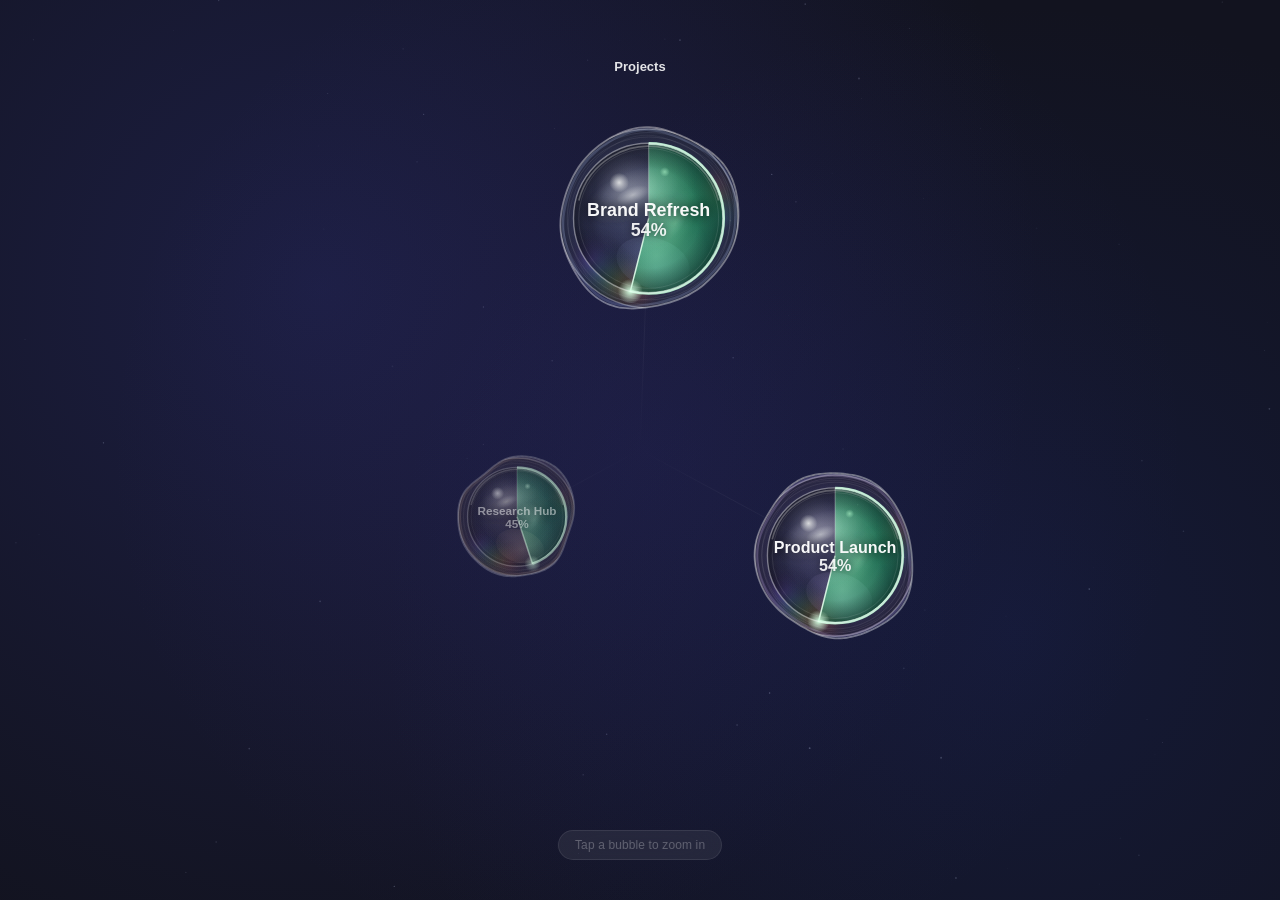
<file: bubble-notes2.html>
<!DOCTYPE html>
<html lang="en">
<head>
<meta charset="UTF-8">
<meta name="viewport" content="width=device-width, initial-scale=1.0, maximum-scale=1.0, user-scalable=no">
<title>Bubble Notes</title>
<style>
* { margin:0; padding:0; box-sizing:border-box; }
body {
  background:#12131f;
  font-family:-apple-system,'SF Pro Display',BlinkMacSystemFont,sans-serif;
  overflow:hidden; height:100vh; width:100vw;
  user-select:none; touch-action:manipulation;
}
canvas#main { position:fixed; inset:0; z-index:1; }

#portal {
  position:fixed; inset:0; z-index:50; pointer-events:none; opacity:0;
}
#portal.zooming {
  animation:portalZoom 0.75s cubic-bezier(0.22,1,0.36,1) forwards;
}
#portal.zooming-out {
  animation:portalZoomOut 0.5s cubic-bezier(0.22,1,0.36,1) forwards;
}
@keyframes portalZoom {
  0%   { opacity:0; backdrop-filter:blur(0px) brightness(1) saturate(1); transform:scale(1); }
  20%  { opacity:1; backdrop-filter:blur(2px) brightness(1.6) saturate(1.4); }
  100% { opacity:0; backdrop-filter:blur(80px) brightness(3) saturate(2); transform:scale(7); }
}
@keyframes portalZoomOut {
  0%   { opacity:0; backdrop-filter:blur(60px); transform:scale(3); }
  40%  { opacity:1; backdrop-filter:blur(4px); transform:scale(1); }
  100% { opacity:0; backdrop-filter:blur(0px); transform:scale(1); }
}

#ui { position:fixed; inset:0; z-index:10; pointer-events:none; }

/* ── Back button — pill style like Apple Settings ── */
#back-btn {
  position:absolute; top:52px; left:20px;
  height:34px; padding:0 14px 0 10px;
  border-radius:100px;
  border:none;
  background:rgba(255,255,255,0.10);
  backdrop-filter:blur(30px) saturate(1.8);
  -webkit-backdrop-filter:blur(30px) saturate(1.8);
  display:flex; align-items:center; gap:4px;
  cursor:pointer; pointer-events:all;
  color:rgba(255,255,255,0.82);
  font-size:15px; font-weight:500;
  letter-spacing:-0.01em;
  opacity:0; transform:translateX(-8px);
  transition:opacity 0.35s cubic-bezier(0.22,1,0.36,1),
             transform 0.35s cubic-bezier(0.22,1,0.36,1),
             background 0.15s;
}
#back-btn::before { content:'‹'; font-size:20px; font-weight:300; line-height:1; margin-top:-1px; }
#back-btn.show { opacity:1; transform:translateX(0); }
#back-btn:hover { background:rgba(255,255,255,0.16); color:#fff; }
#back-btn:active { background:rgba(255,255,255,0.08); transform:scale(0.96); }

/* ── Breadcrumb — centered, SF style ── */
#breadcrumb {
  position:absolute; top:56px; left:50%; transform:translateX(-50%);
  display:flex; align-items:center; gap:6px;
  font-size:13px; font-weight:500;
  color:rgba(255,255,255,0.32); pointer-events:all; white-space:nowrap;
}
#breadcrumb span { cursor:pointer; transition:color 0.2s; padding:3px 0; }
#breadcrumb span:hover { color:rgba(255,255,255,0.7); }
#breadcrumb span.active { color:rgba(255,255,255,0.88); font-weight:600; }
#breadcrumb .sep { color:rgba(255,255,255,0.14); pointer-events:none; font-size:11px; }

/* ── Hint pill at bottom ── */
/* ── Milestone bar ── */
#milestone-bar {
  position:absolute;
  top:108px;
  left:50%;
  transform:translateX(-50%);
  pointer-events:none;
  opacity:0;
  transition:opacity 0.4s cubic-bezier(0.22,1,0.36,1);
  display:flex;
  flex-direction:column;
  align-items:center;
  gap:0;
  white-space:nowrap;
}
#milestone-bar.visible { opacity:1; }
#milestone-bar canvas {
  display:block;
}

#hint {
  position:absolute; bottom:40px; left:50%; transform:translateX(-50%);
  font-size:12px; font-weight:500; letter-spacing:0.01em;
  color:rgba(255,255,255,0.28);
  background:rgba(255,255,255,0.07);
  backdrop-filter:blur(20px); -webkit-backdrop-filter:blur(20px);
  border:1px solid rgba(255,255,255,0.09);
  padding:7px 16px; border-radius:100px;
  white-space:nowrap; transition:opacity 0.4s;
}

/* ── PERSON DETAIL PANEL ── */
#person-panel {
  position:fixed; inset:0; z-index:60;
  display:flex; align-items:flex-end; justify-content:center;
  opacity:0; pointer-events:none; transition:opacity 0.4s;
}
#person-panel.open { opacity:1; pointer-events:all; }
#person-scrim {
  position:absolute; inset:0;
  background:rgba(8,8,18,0.6);
  backdrop-filter:blur(28px) saturate(1.5);
  -webkit-backdrop-filter:blur(28px) saturate(1.5);
  cursor:pointer;
}
#person-sheet {
  position:relative; z-index:1;
  width:min(600px,100vw); height:78vh;
  background:rgba(18,18,28,0.97);
  border:1px solid rgba(255,255,255,0.09); border-bottom:none;
  border-radius:22px 22px 0 0;
  backdrop-filter:blur(60px); -webkit-backdrop-filter:blur(60px);
  overflow:hidden;
  transform:translateY(110%); transition:transform 0.55s cubic-bezier(0.22,1,0.36,1);
  box-shadow:0 -1px 0 rgba(255,255,255,0.06), 0 -20px 80px rgba(0,0,0,0.5);
  display:flex; flex-direction:column;
}
#person-panel.open #person-sheet { transform:translateY(0); }

#person-header {
  padding:16px 20px 14px;
  border-bottom:1px solid rgba(255,255,255,0.06);
  flex-shrink:0; display:flex; align-items:center; gap:12px;
}
#person-handle {
  width:32px; height:4px; border-radius:2px;
  background:rgba(255,255,255,0.12); margin:0 auto 14px;
}
.person-avatar-sm {
  width:40px; height:40px; border-radius:50%;
  border:1.5px solid rgba(255,255,255,0.15);
  display:flex; align-items:center; justify-content:center;
  font-size:16px; font-weight:700; color:rgba(255,255,255,0.9);
  flex-shrink:0;
}
#person-info { flex:1; }
#person-name-sm { font-size:16px; font-weight:650; letter-spacing:-0.01em; color:rgba(255,255,255,0.92); }
#person-role-sm { font-size:11px; font-weight:500; letter-spacing:0.02em; color:rgba(255,255,255,0.3); margin-top:2px; }
.live-pill {
  display:flex; align-items:center; gap:5px;
  padding:5px 12px; border-radius:100px;
  background:rgba(34,197,94,0.1); border:1px solid rgba(34,197,94,0.25);
  font-size:11px; font-weight:600; letter-spacing:0.05em; text-transform:uppercase;
  color:#22c55e;
}
.live-dot { width:5px; height:5px; border-radius:50%; background:#22c55e; animation:livePulse 1.4s ease-in-out infinite; }
@keyframes livePulse { 0%,100%{opacity:1;transform:scale(1)} 50%{opacity:0.35;transform:scale(0.65)} }

#stream-container {
  flex:1; position:relative; overflow:hidden;
}
#stream-canvas-el {
  position:absolute; inset:0; width:100%; height:100%;
}

#notes-section {
  flex-shrink:0; max-height:220px; overflow-y:auto;
  padding:16px 24px 32px;
  border-top:1px solid rgba(255,255,255,0.07);
}
#notes-section-title {
  font-size:10px; letter-spacing:0.12em; text-transform:uppercase;
  color:rgba(255,255,255,0.22); margin-bottom:12px;
}
.note-item { padding:12px 0; border-bottom:1px solid rgba(255,255,255,0.05); }
.note-item:last-child { border-bottom:none; }
.note-time { font-size:10px; letter-spacing:0.07em; text-transform:uppercase; color:rgba(255,255,255,0.18); margin-bottom:6px; }
.note-text { font-size:14px; line-height:1.6; color:rgba(255,255,255,0.6); }
</style>
</head>
<body>
<canvas id="main"></canvas>
<div id="portal"></div>

<div id="ui">
  <div id="back-btn" onclick="goBack()">Back</div>
  <div id="breadcrumb"></div>
  <div id="milestone-bar"></div>
  <div id="hint"></div>
</div>

<!-- Person detail panel with live stream -->
<div id="person-panel">
  <div id="person-scrim" onclick="closePanel()"></div>
  <div id="person-sheet">
    <div id="person-header">
      <div class="person-avatar-sm" id="panel-avatar"></div>
      <div id="person-info">
        <div id="person-name-sm"></div>
        <div id="person-role-sm"></div>
      </div>
      <div class="live-pill"><div class="live-dot"></div>Live</div>
    </div>
    <div id="stream-container">
      <canvas id="stream-canvas-el"></canvas>
    </div>
    <div id="notes-section">
      <div id="notes-section-title">Recent Notes</div>
      <div id="notes-list"></div>
    </div>
  </div>
</div>

<script>
// ════════════════════════════════════════
// DATA
// ════════════════════════════════════════
const DATA = {
  projects:[
    { id:'p1', name:'Brand Refresh', sub:'3 teams',
      milestones:[
        {label:'Discovery',done:true, size:1.0},
        {label:'Strategy', done:true, size:0.75},
        {label:'Design',   done:true, size:1.0},
        {label:'Build',    done:false,size:0.75},
        {label:'Launch',   done:false,size:1.0},
      ], teams:[
      { id:'t1', name:'Design', sub:'4 people', people:[
        {id:'u1',name:'Maya',role:'Lead Designer',stream:'figma',
         notes:[{time:'Today 11:42am',text:'Finalized the color system. Cooler neutral base — ditching the warm grays.'},{time:'Yesterday',text:'Logo lockup sent to Marcus. He liked v3 on dark.'}]},
        {id:'u2',name:'Jordan',role:'Motion',stream:'code',
         notes:[{time:'Today 9:15am',text:'Transition system at 400ms feels right.'},{time:'Mon',text:'Reference from Vercel and Linear for micro-interactions.'}]},
        {id:'u3',name:'Sam',role:'Typography',stream:'browser',
         notes:[{time:'Today',text:'Switching to Instrument Serif — weight without feeling corporate.'}]},
        {id:'u4',name:'Riley',role:'Illustration',stream:'illustrator',
         notes:[{time:'Yesterday',text:'Icon set 80% done. Feedback on outline weight at small sizes.'}]},
      ]},
      { id:'t2', name:'Strategy', sub:'3 people', people:[
        {id:'u5',name:'Marcus',role:'Brand Strategist',stream:'slides',
         notes:[{time:'Today 2pm',text:'Positioning locked. "Precision without pretense" as voice anchor.'}]},
        {id:'u6',name:'Priya',role:'Research',stream:'data',
         notes:[{time:'Today 10am',text:"Competitive audit done. Confident minimalism is our gap."},{time:'Last week',text:'12 interviews. 3 core insight clusters.'}]},
        {id:'u7',name:'Owen',role:'Copywriter',stream:'notion',
         notes:[{time:'Today',text:'"Built to disappear" — controversial tagline but it\'s right.'}]},
      ]},
      { id:'t3', name:'Engineering', sub:'3 people', people:[
        {id:'u8',name:'Nadia',role:'Frontend Lead',stream:'code',
         notes:[{time:'Today 3pm',text:'Design tokens exported — integration starts tomorrow.'},{time:'Mon',text:'CSS custom properties over JS theme. Cleaner.'}]},
        {id:'u9',name:'Leo',role:'Dev',stream:'terminal',
         notes:[{time:'Yesterday',text:'Animation pass done. Cut 8 reflows. Butter smooth on mobile.'}]},
        {id:'u10',name:'Cass',role:'Dev',stream:'browser',
         notes:[{time:'Today',text:'A11y audit — fixing contrast and keyboard nav on modal.'}]},
      ]},
    ]},
    { id:'p2', name:'Product Launch', sub:'2 teams',
      milestones:[
        {label:'Research', done:true, size:0.75},
        {label:'Brief',    done:true, size:1.0},
        {label:'Creative', done:true, size:0.75},
        {label:'Go Live',  done:false,size:1.0},
        {label:'Sustain',  done:false,size:0.75},
      ], teams:[
      { id:'t4', name:'Marketing', sub:'3 people', people:[
        {id:'u11',name:'Zoe',role:'Campaign Lead',stream:'slides',
         notes:[{time:'Today',text:'Three-phase: tease, announce, sustain. Tease in 10 days.'}]},
        {id:'u12',name:'Kai',role:'Paid Media',stream:'data',
         notes:[{time:'Today 11am',text:'Video 3x CTR vs static. Meta and TikTok handed off.'}]},
        {id:'u13',name:'Aria',role:'Content',stream:'notion',
         notes:[{time:'Yesterday',text:'Blog posts scheduled. SEO flagged 2 missing links.'}]},
      ]},
      { id:'t5', name:'Operations', sub:'2 people', people:[
        {id:'u14',name:'Dev',role:'Ops Lead',stream:'data',
         notes:[{time:'Today',text:'47 checklist items. 34 done. On track for Thursday.'}]},
        {id:'u15',name:'Mira',role:'Support Lead',stream:'browser',
         notes:[{time:'Today 9am',text:'Scripts written. Team trained on top 10 questions.'}]},
      ]},
    ]},
    { id:'p3', name:'Research Hub', sub:'2 teams',
      milestones:[
        {label:'Recruit',  done:true, size:0.75},
        {label:'Fieldwork',done:true, size:1.0},
        {label:'Synthesis',done:false,size:0.75},
        {label:'Report',   done:false,size:1.0},
      ], teams:[
      { id:'t6', name:'User Research', sub:'3 people', people:[
        {id:'u16',name:'Finn',role:'UX Researcher',stream:'figma',
         notes:[{time:'Today',text:'Drop-off at step 3 onboarding — too much asked upfront.'}]},
        {id:'u17',name:'Lena',role:'Data Analyst',stream:'data',
         notes:[{time:'Today 1pm',text:'Week-2 retention drops 40% without trigger email.'}]},
        {id:'u18',name:'Theo',role:'Researcher',stream:'notion',
         notes:[{time:'Yesterday',text:'Users want confidence, not features.'}]},
      ]},
      { id:'t7', name:'Data Science', sub:'2 people', people:[
        {id:'u19',name:'Ines',role:'ML Engineer',stream:'terminal',
         notes:[{time:'Today',text:'Model v2 hits 94.2% on validation. Staging tomorrow.'}]},
        {id:'u20',name:'Ryo',role:'Data Engineer',stream:'code',
         notes:[{time:'Today 10:30am',text:'ETL in 8 mins vs 34 mins. Pipeline refactor done.'}]},
      ]},
    ]},
  ]
};

const COLORS=[
  [180,200,255],[210,185,255],[255,205,180],[170,240,200],
  [255,185,205],[195,238,255],[255,230,175],[185,255,215],
];

// ════════════════════════════════════════
// CANVAS SETUP
// ════════════════════════════════════════
const canvas=document.getElementById('main');
const ctx=canvas.getContext('2d');
let W,H,dpr;
function resize(){
  dpr=window.devicePixelRatio||1;
  W=window.innerWidth; H=window.innerHeight;
  canvas.width=W*dpr; canvas.height=H*dpr;
  canvas.style.width=W+'px'; canvas.style.height=H+'px';
  ctx.scale(dpr,dpr);
}
resize();
window.addEventListener('resize',()=>{ resize(); rebuildScene(); });

let T=0, level=0, currentProject=null, currentTeam=null;
let bubbles=[], stars=[], bgBlobs=[], transitioning=false;
let mouseX=-999, mouseY=-999;

// ════════════════════════════════════════
// STREAM RENDERERS
// ════════════════════════════════════════
const STREAMS = {
  code:(c,x,y,w,h,t)=>{
    c.fillStyle='#0d1117'; c.fillRect(x,y,w,h);
    c.fillStyle='#161b22'; c.fillRect(x,y,w*0.1,h);
    const lines=[
      {col:'#ff7b72',txt:'const handleZoom = async (e) => {'},
      {col:'#8b949e',txt:'  // Spring animation into level'},
      {col:'#79c0ff',txt:'  await portal.animate({'},
      {col:'#a5d6ff',txt:"    scale: 8, blur: '60px',"},
      {col:'#ffa657',txt:"    duration: 680,"},
      {col:'#a5d6ff',txt:"    easing: 'cubic-bezier(0.22,1,0.36,1)'"},
      {col:'#c9d1d9',txt:'  });'},
      {col:'#ff7b72',txt:'  const next = await loadLevel('},
      {col:'#79c0ff',txt:'    current.level + 1'},
      {col:'#c9d1d9',txt:'  );'},
      {col:'#50fa7b',txt:'  renderBubbles(next.data);'},
      {col:'#c9d1d9',txt:'}'},
      {col:'#8b949e',txt:''},
      {col:'#ff7b72',txt:'function blobPoints(cx, cy, r) {'},
      {col:'#c9d1d9',txt:'  return harmonics.map((h,i) => {'},
      {col:'#a5d6ff',txt:'    const warp = h.amp *'},
      {col:'#a5d6ff',txt:'      Math.sin(h.freq*angle + T);'},
    ];
    const lh=h*0.054; const cursor=Math.floor(t*0.025)%lines.length;
    lines.forEach((l,i)=>{
      const ly=y+h*0.04+i*lh;
      c.font=`${Math.max(9,lh*0.7)}px monospace`;
      c.fillStyle='#30363d'; c.textAlign='right';
      c.fillText(i+1, x+w*0.08, ly+lh*0.75);
      c.textAlign='left'; c.fillStyle=l.col;
      const maxChars=Math.floor(w*0.055);
      c.fillText(l.txt.slice(0,maxChars), x+w*0.12, ly+lh*0.75);
      if(i===cursor && Math.floor(t*0.06)%2===0){
        const tw=c.measureText(l.txt.slice(0,Math.min(maxChars,Math.floor((t*0.04)%Math.max(1,l.txt.length+1))))).width;
        c.fillStyle='rgba(80,250,123,0.9)';
        c.fillRect(x+w*0.12+tw, ly+lh*0.08, 2, lh*0.82);
      }
    });
    const sp=(Math.sin(t*0.006)+1)/2;
    c.fillStyle='#21262d'; c.fillRect(x+w-5,y,5,h);
    c.fillStyle='#30363d'; c.fillRect(x+w-4, y+h*sp*0.75, 3, h*0.18);
  },

  terminal:(c,x,y,w,h,t)=>{
    c.fillStyle='#0a0e14'; c.fillRect(x,y,w,h);
    c.fillStyle='#1c2030'; c.fillRect(x,y,w,h*0.08);
    c.fillStyle='#ff5f57'; c.beginPath(); c.arc(x+w*0.055,y+h*0.04,h*0.018,0,Math.PI*2); c.fill();
    c.fillStyle='#febc2e'; c.beginPath(); c.arc(x+w*0.105,y+h*0.04,h*0.018,0,Math.PI*2); c.fill();
    c.fillStyle='#28c840'; c.beginPath(); c.arc(x+w*0.155,y+h*0.04,h*0.018,0,Math.PI*2); c.fill();
    c.font=`${h*0.032}px monospace`; c.fillStyle='#8b949e'; c.textAlign='center';
    c.fillText('zsh — 120×38', x+w*0.5, y+h*0.052);
    const cmds=[
      {p:'➜ ',pc:'#50fa7b',cmd:'~ git status',cc:'#f8f8f2'},
      {p:'',pc:'#8b949e',cmd:'On branch main — nothing to commit',cc:'#8b949e'},
      {p:'➜ ',pc:'#50fa7b',cmd:'~ npm run dev',cc:'#f8f8f2'},
      {p:'>',pc:'#8b949e',cmd:' Starting dev server...',cc:'#6272a4'},
      {p:'',pc:'#50fa7b',cmd:'✓  Ready on http://localhost:3000',cc:'#50fa7b'},
      {p:'',pc:'#ffb86c',cmd:'  HMR connected • watching 84 files',cc:'#ffb86c'},
      {p:'➜ ',pc:'#50fa7b',cmd:'~ git add -A && git commit -m',cc:'#f8f8f2'},
      {p:'',pc:'#a5d6ff',cmd:'"feat: liquid glass bubble morphing"',cc:'#a5d6ff'},
      {p:'',pc:'#50fa7b',cmd:'[main 3f8a21d] feat: liquid glass',cc:'#50fa7b'},
      {p:'',pc:'#8b949e',cmd:' 4 files changed, 312 insertions',cc:'#8b949e'},
      {p:'➜ ',pc:'#50fa7b',cmd:'~ git push origin main',cc:'#f8f8f2'},
      {p:'',pc:'#ffb86c',cmd:'  Enumerating objects: 14 done.',cc:'#ffb86c'},
      {p:'',pc:'#50fa7b',cmd:'✓  Branch main is up to date',cc:'#50fa7b'},
      {p:'➜ ',pc:'#50fa7b',cmd:'~ ',cc:'#f8f8f2'},
    ];
    const lh=h*0.057; const show=Math.min(cmds.length,Math.floor(t*0.008)+1);
    c.textAlign='left';
    cmds.slice(0,show).forEach((cmd,i)=>{
      const ly=y+h*0.1+i*lh;
      c.font=`bold ${Math.max(9,lh*0.72)}px monospace`;
      c.fillStyle=cmd.pc; c.fillText(cmd.p,x+w*0.04,ly+lh*0.78);
      c.fillStyle=cmd.cc; c.font=`${Math.max(9,lh*0.7)}px monospace`;
      const typed=i===show-1?cmd.cmd.slice(0,Math.floor((t*0.018)%Math.max(1,cmd.cmd.length+1))):cmd.cmd;
      c.fillText(typed,x+w*0.04+c.measureText(cmd.p).width,ly+lh*0.78);
    });
    if(Math.floor(t*0.06)%2===0){
      const i=show-1; const cmd=cmds[i];
      const ly=y+h*0.1+i*lh;
      const typed=cmd.cmd.slice(0,Math.floor((t*0.018)%Math.max(1,cmd.cmd.length+1)));
      c.font=`${Math.max(9,lh*0.7)}px monospace`;
      const tw=c.measureText(cmd.p+typed).width;
      c.fillStyle='rgba(248,248,242,0.85)';
      c.fillRect(x+w*0.04+tw,ly+lh*0.1,2,lh*0.75);
    }
  },

  figma:(c,x,y,w,h,t)=>{
    c.fillStyle='#1e1e1e'; c.fillRect(x,y,w,h);
    // toolbar top
    c.fillStyle='#2c2c2c'; c.fillRect(x,y,w,h*0.07);
    c.fillStyle='#18a0fb'; c.font=`bold ${h*0.038}px -apple-system,sans-serif`; c.textAlign='center';
    c.fillText('Figma',x+w*0.5,y+h*0.047);
    // left panel
    c.fillStyle='#252525'; c.fillRect(x,y+h*0.07,w*0.2,h*0.93);
    const layers=['⬡ Frame','  ↳ Nav','  ↳ Hero','  ↳ Cards','  ↳ Footer','○ Button','  ↳ Label'];
    const selL=Math.floor(t*0.012)%layers.length;
    c.textAlign='left';
    layers.forEach((l,i)=>{
      if(i===selL){ c.fillStyle='rgba(24,160,251,0.22)'; c.fillRect(x,y+h*0.07+i*h*0.075,w*0.2,h*0.075); }
      c.font=`${h*0.04}px -apple-system,sans-serif`;
      c.fillStyle=i===selL?'#18a0fb':'#777';
      c.fillText(l,x+w*0.025,y+h*0.112+i*h*0.075);
    });
    // right panel
    c.fillStyle='#252525'; c.fillRect(x+w*0.78,y+h*0.07,w*0.22,h*0.93);
    const props=['Width','Height','X','Y','Radius','Opacity'];
    const vals=['360','64','0','80','12','100%'];
    props.forEach((p,i)=>{
      c.font=`${h*0.036}px -apple-system,sans-serif`;
      c.fillStyle='#666'; c.textAlign='left'; c.fillText(p,x+w*0.8,y+h*0.12+i*h*0.08);
      c.fillStyle='#ccc'; c.textAlign='right'; c.fillText(vals[i],x+w*0.99,y+h*0.12+i*h*0.08);
    });
    // canvas
    c.fillStyle='#383838'; c.fillRect(x+w*0.2,y+h*0.07,w*0.58,h*0.93);
    const frame={x:x+w*0.24,y:y+h*0.1,w:w*0.5,h:h*0.86};
    c.fillStyle='#fff'; c.fillRect(frame.x,frame.y,frame.w,frame.h);
    // nav bar
    const hue=210+15*Math.sin(t*0.008);
    c.fillStyle=`hsl(${hue},85%,54%)`; c.fillRect(frame.x,frame.y,frame.w,frame.h*0.09);
    c.fillStyle='rgba(255,255,255,0.95)'; c.font=`bold ${frame.h*0.042}px -apple-system,sans-serif`;
    c.textAlign='left'; c.fillText('BubbleNotes',frame.x+frame.w*0.04,frame.y+frame.h*0.065);
    // hero
    c.fillStyle='#f3f4f6'; c.fillRect(frame.x,frame.y+frame.h*0.09,frame.w,frame.h*0.22);
    c.fillStyle='#111'; c.font=`bold ${frame.h*0.06}px -apple-system,sans-serif`;
    c.fillText('Collaborate',frame.x+frame.w*0.06,frame.y+frame.h*0.175);
    c.fillStyle='#555'; c.font=`${frame.h*0.038}px -apple-system,sans-serif`;
    c.fillText('in living bubbles',frame.x+frame.w*0.06,frame.y+frame.h*0.225);
    // cards
    for(let i=0;i<3;i++){
      const cx2=frame.x+frame.w*0.05+i*(frame.w*0.31);
      c.fillStyle='#fff'; c.shadowColor='rgba(0,0,0,0.08)'; c.shadowBlur=8;
      c.beginPath(); c.roundRect(cx2,frame.y+frame.h*0.33,frame.w*0.28,frame.h*0.18,6); c.fill();
      c.shadowBlur=0;
      const cc=[`hsl(${hue},70%,60%)`,`hsl(${hue+40},70%,60%)`,`hsl(${hue+80},70%,60%)`][i];
      c.fillStyle=cc; c.fillRect(cx2,frame.y+frame.h*0.33,frame.w*0.28,frame.h*0.08);
    }
    // selection
    const selCard=Math.floor(t*0.01)%3;
    const scx=frame.x+frame.w*0.05+selCard*(frame.w*0.31);
    c.strokeStyle='#18a0fb'; c.lineWidth=1.5;
    c.strokeRect(scx,frame.y+frame.h*0.33,frame.w*0.28,frame.h*0.18);
    [[0,0],[0.5,0],[1,0],[0,0.5],[1,0.5],[0,1],[0.5,1],[1,1]].forEach(([hx,hy])=>{
      const hpx=scx+hx*frame.w*0.28, hpy=frame.y+frame.h*0.33+hy*frame.h*0.18;
      c.fillStyle='#fff'; c.strokeStyle='#18a0fb'; c.lineWidth=1;
      c.fillRect(hpx-3,hpy-3,6,6); c.strokeRect(hpx-3,hpy-3,6,6);
    });
  },

  browser:(c,x,y,w,h,t)=>{
    c.fillStyle='#f0f0f0'; c.fillRect(x,y,w,h);
    c.fillStyle='#e0e0e0'; c.fillRect(x,y,w,h*0.1);
    c.fillStyle='#ff5f57'; c.beginPath(); c.arc(x+w*0.05,y+h*0.05,h*0.02,0,Math.PI*2); c.fill();
    c.fillStyle='#febc2e'; c.beginPath(); c.arc(x+w*0.1,y+h*0.05,h*0.02,0,Math.PI*2); c.fill();
    c.fillStyle='#28c840'; c.beginPath(); c.arc(x+w*0.15,y+h*0.05,h*0.02,0,Math.PI*2); c.fill();
    c.fillStyle='#fff'; c.beginPath();
    c.roundRect(x+w*0.22,y+h*0.022,w*0.62,h*0.055,h*0.018); c.fill();
    c.font=`${h*0.036}px -apple-system,sans-serif`; c.fillStyle='#555'; c.textAlign='left';
    const urls=['bubblenotes.app/projects','figma.com/file/brand-refresh','notion.so/Brand-Voice-Guide'];
    c.fillText(urls[Math.floor(t*0.003)%urls.length],x+w*0.25,y+h*0.062);
    c.fillStyle='#fff'; c.fillRect(x,y+h*0.1,w,h*0.9);
    const scroll=(t*0.35)%(h*0.5);
    c.save(); c.beginPath(); c.rect(x,y+h*0.1,w,h*0.9); c.clip();
    // nav
    c.fillStyle='rgba(255,255,255,0.96)'; c.fillRect(x,y+h*0.1-scroll*0.05,w,h*0.072);
    c.font=`bold ${h*0.044}px -apple-system,sans-serif`; c.fillStyle='#111'; c.textAlign='left';
    c.fillText('BubbleNotes',x+w*0.05,y+h*0.148-scroll*0.05);
    ['Product','Team','Pricing','Login'].forEach((item,i)=>{
      c.font=`${h*0.036}px -apple-system,sans-serif`; c.fillStyle='#555';
      c.fillText(item,x+w*(0.38+i*0.135),y+h*0.148-scroll*0.05);
    });
    // hero
    c.fillStyle='#f9fafb'; c.fillRect(x,y+h*0.17-scroll*0.1,w,h*0.25);
    c.font=`bold ${h*0.065}px -apple-system,sans-serif`; c.fillStyle='#0a0a0a';
    c.fillText('Work in bubbles.',x+w*0.06,y+h*0.25-scroll*0.1);
    c.font=`${h*0.04}px -apple-system,sans-serif`; c.fillStyle='#666';
    c.fillText('A new way to collaborate with your team.',x+w*0.06,y+h*0.3-scroll*0.1);
    c.fillStyle='#111'; c.beginPath(); c.roundRect(x+w*0.06,y+h*0.34-scroll*0.1,w*0.22,h*0.055,h*0.018); c.fill();
    c.fillStyle='#fff'; c.font=`bold ${h*0.036}px -apple-system,sans-serif`;
    c.textAlign='center'; c.fillText('Get started',x+w*0.17,y+h*0.374-scroll*0.1);
    c.restore();
    c.fillStyle='rgba(24,160,251,0.45)'; c.fillRect(x,y,w*(((t*0.012)%1)),2.5);
  },

  slides:(c,x,y,w,h,t)=>{
    c.fillStyle='#1a1a2e'; c.fillRect(x,y,w,h);
    c.fillStyle='#16213e'; c.fillRect(x,y,w*0.18,h);
    for(let i=0;i<6;i++){
      const sel=Math.floor(t*0.007)%6===i;
      if(sel){ c.fillStyle='rgba(99,102,241,0.2)'; c.fillRect(x+2,y+h*0.03+i*h*0.155,w*0.175,h*0.14); }
      c.fillStyle='#0f3460'; c.fillRect(x+w*0.015,y+h*0.035+i*h*0.155,w*0.15,h*0.12);
      const hh=210+i*30;
      c.fillStyle=`hsl(${hh},70%,50%)`; c.fillRect(x+w*0.015,y+h*0.035+i*h*0.155,w*0.15,h*0.045);
      for(let j=0;j<2;j++){c.fillStyle='rgba(255,255,255,0.12)'; c.fillRect(x+w*0.02,y+h*0.09+i*h*0.155+j*h*0.025,w*0.12,h*0.012);}
    }
    // main slide
    const si=Math.floor(t*0.007)%6;
    const hue2=210+si*30;
    c.fillStyle='#0f1b35'; c.fillRect(x+w*0.19,y+h*0.04,w*0.79,h*0.9);
    c.fillStyle=`hsl(${hue2},70%,38%)`; c.fillRect(x+w*0.19,y+h*0.04,w*0.79,h*0.3);
    // slide content
    const titles=['Q3 Brand Strategy','Key Insights','Competitive Landscape','Design Direction','Engineering Plan','Launch Roadmap'];
    c.font=`bold ${h*0.07}px -apple-system,sans-serif`;
    c.fillStyle='rgba(255,255,255,0.95)'; c.textAlign='center';
    c.fillText(titles[si],x+w*0.585,y+h*0.22);
    const bullets=['→ 3 positioning gaps identified','→ 12 competitor brands audited','→ User resonance score: 8.4/10','→ Launch date: Q4 2026'];
    c.textAlign='left'; c.font=`${h*0.048}px -apple-system,sans-serif`;
    bullets.forEach((b,i)=>{
      const opacity=Math.min(1,(t*0.012-si*1.5-i*0.4));
      c.fillStyle=`rgba(200,220,255,${Math.max(0,opacity)})`;
      c.fillText(b,x+w*0.24,y+h*0.45+i*h*0.1);
    });
    // presenter laser
    const lx=x+w*0.35+Math.sin(t*0.016)*w*0.25;
    const ly2=y+h*0.5+Math.cos(t*0.013)*h*0.2;
    c.fillStyle='rgba(255,60,60,0.8)';
    c.beginPath(); c.arc(lx,ly2,h*0.015,0,Math.PI*2); c.fill();
    c.fillStyle='rgba(255,60,60,0.2)';
    c.beginPath(); c.arc(lx,ly2,h*0.028,0,Math.PI*2); c.fill();
    // slide number
    c.textAlign='right'; c.font=`${h*0.036}px -apple-system,sans-serif`;
    c.fillStyle='rgba(255,255,255,0.3)';
    c.fillText(`${si+1} / 6`,x+w*0.97,y+h*0.93);
  },

  data:(c,x,y,w,h,t)=>{
    c.fillStyle='#0c0f1a'; c.fillRect(x,y,w,h);
    c.fillStyle='#111827'; c.fillRect(x,y,w,h*0.09);
    c.font=`bold ${h*0.05}px -apple-system,sans-serif`; c.fillStyle='#e0e7ff'; c.textAlign='left';
    c.fillText('Analytics Dashboard',x+w*0.04,y+h*0.062);
    c.fillStyle='#22c55e'; c.beginPath(); c.arc(x+w*0.84,y+h*0.045,h*0.018,0,Math.PI*2); c.fill();
    c.fillStyle=`rgba(34,197,94,${0.25+0.2*Math.sin(t*0.08)})`; c.beginPath(); c.arc(x+w*0.84,y+h*0.045,h*0.032*(0.7+0.3*Math.sin(t*0.08)),0,Math.PI*2); c.fill();
    c.font=`bold ${h*0.04}px -apple-system,sans-serif`; c.fillStyle='#22c55e'; c.fillText('LIVE',x+w*0.87,y+h*0.058);
    // stat cards
    const stats=[['54.8%','Booking Rate','↑ 12%'],['26','New Patients','↑ 8'],['62%','MoM Growth','record']];
    stats.forEach((s,i)=>{
      const cx2=x+w*0.03+i*(w*0.32);
      c.fillStyle='#1a2035'; c.beginPath(); c.roundRect(cx2,y+h*0.1,w*0.3,h*0.16,8); c.fill();
      c.font=`bold ${h*0.075}px -apple-system,sans-serif`; c.fillStyle='#a5b4fc'; c.textAlign='left';
      c.fillText(s[0],cx2+w*0.025,y+h*0.195);
      c.font=`${h*0.038}px -apple-system,sans-serif`; c.fillStyle='#4b5563'; c.fillText(s[1],cx2+w*0.025,y+h*0.24);
      c.font=`bold ${h*0.035}px -apple-system,sans-serif`; c.fillStyle='#34d399'; c.textAlign='right';
      c.fillText(s[2],cx2+w*0.28,y+h*0.195);
    });
    // main chart
    const ch={x:x+w*0.03,y:y+h*0.3,w:w*0.94,h:h*0.36};
    c.fillStyle='#111827'; c.beginPath(); c.roundRect(ch.x,ch.y,ch.w,ch.h,8); c.fill();
    c.font=`${h*0.035}px -apple-system,sans-serif`; c.fillStyle='#6b7280'; c.textAlign='left';
    c.fillText('Weekly Sessions',ch.x+w*0.03,ch.y+h*0.05);
    for(let i=0;i<=4;i++){
      const gy=ch.y+ch.h*0.15+i*(ch.h*0.7/4);
      c.beginPath(); c.moveTo(ch.x+w*0.02,gy); c.lineTo(ch.x+ch.w-w*0.02,gy);
      c.strokeStyle='rgba(255,255,255,0.05)'; c.lineWidth=1; c.stroke();
    }
    // multi-line chart
    const lines2=[
      {color:'#6366f1',off:0},{color:'#22d3ee',off:0.5},{color:'#f472b6',off:1.2},
    ];
    lines2.forEach(({color,off})=>{
      c.beginPath(); c.strokeStyle=color; c.lineWidth=2;
      for(let i=0;i<=50;i++){
        const px2=ch.x+w*0.03+i/50*(ch.w-w*0.05);
        const wave=Math.sin(i*0.35+t*0.02+off)*0.22+Math.sin(i*0.12+t*0.011+off)*0.28+Math.cos(i*0.55+t*0.016+off)*0.12;
        const py2=ch.y+ch.h*0.55-ch.h*0.38*wave;
        i===0?c.moveTo(px2,py2):c.lineTo(px2,py2);
      }
      c.stroke();
    });
    // bar chart
    const bch={x:x+w*0.03,y:y+h*0.7,w:w*0.94,h:h*0.27};
    c.fillStyle='#111827'; c.beginPath(); c.roundRect(bch.x,bch.y,bch.w,bch.h,8); c.fill();
    const bars=['Mon','Tue','Wed','Thu','Fri','Sat','Sun'];
    const bvals=[0.6,0.75,0.9,0.55,0.85,0.4,0.3];
    const barW=bch.w/bars.length*0.55;
    bars.forEach((label,i)=>{
      const bx=bch.x+bch.w*(i+0.5)/bars.length-barW/2;
      const bh2=bch.h*0.6*bvals[i]*(0.85+0.15*Math.sin(t*0.04+i));
      const by=bch.y+bch.h*0.8-bh2;
      c.fillStyle=`hsl(${240+i*15},70%,${50+i*3}%)`;
      c.beginPath(); c.roundRect(bx,by,barW,bh2,3); c.fill();
      c.font=`${h*0.032}px -apple-system,sans-serif`; c.fillStyle='#4b5563'; c.textAlign='center';
      c.fillText(label,bx+barW/2,bch.y+bch.h*0.94);
    });
  },

  notion:(c,x,y,w,h,t)=>{
    c.fillStyle='#ffffff'; c.fillRect(x,y,w,h);
    c.fillStyle='#f7f7f5'; c.fillRect(x,y,w*0.26,h);
    const pages=['📋 Brand Voice','📊 Research','✍️ Copy Drafts','🗂 Archive','💡 Ideas','📅 Timeline'];
    const selP=Math.floor(t*0.006)%pages.length;
    c.textAlign='left';
    pages.forEach((p,i)=>{
      if(i===selP){ c.fillStyle='rgba(0,0,0,0.07)'; c.fillRect(x,y+h*0.1+i*h*0.085,w*0.26,h*0.085); }
      c.font=`${h*0.044}px -apple-system,sans-serif`;
      c.fillStyle=i===selP?'#111':'#888';
      c.fillText(p,x+w*0.03,y+h*0.15+i*h*0.085);
    });
    const cx2=x+w*0.29;
    c.font=`bold ${h*0.068}px -apple-system,sans-serif`; c.fillStyle='#111';
    const docTitles=['Brand Voice Guide','Research Synthesis','Copy Drafts v4'];
    c.fillText(docTitles[selP%3],cx2,y+h*0.1);
    c.fillStyle='#999'; c.font=`${h*0.036}px -apple-system,sans-serif`;
    c.fillText('Edited just now · 3 collaborators',cx2,y+h*0.14);
    // body text blocks
    const lineData=[
      [h*0.18,w*0.6,'#222',h*0.028],[h*0.22,w*0.5,'#444',h*0.022],
      [h*0.26,w*0.55,'#444',h*0.022],[h*0.31,w*0.45,'#666',h*0.02],
      [h*0.35,w*0.58,'#444',h*0.022],[h*0.39,w*0.42,'#666',h*0.02],
      [h*0.44,w*0.5,'#444',h*0.022],[h*0.49,w*0.35,'#666',h*0.02],
    ];
    const shown=Math.min(lineData.length,Math.floor(t*0.009));
    lineData.slice(0,shown).forEach(([ry,rw2,fc,fh])=>{
      c.fillStyle=fc; c.fillRect(cx2,y+ry,rw2*0.67,fh);
    });
    if(shown<lineData.length && Math.floor(t*0.05)%2===0){
      const ll=lineData[shown];
      c.fillStyle='#111'; c.fillRect(cx2,y+ll[0],2,ll[3]*1.2);
    }
    // callout
    c.fillStyle='#eff6ff'; c.beginPath(); c.roundRect(cx2,y+h*0.55,w*0.67,h*0.15,8); c.fill();
    c.fillStyle='#3b82f6'; c.fillRect(cx2,y+h*0.55,3,h*0.15);
    c.font=`${h*0.042}px -apple-system,sans-serif`; c.fillStyle='#1d4ed8';
    c.fillText('💡 Key: users want confidence, not features',cx2+w*0.04,y+h*0.615);
    c.fillStyle='#3b82f6'; c.font=`${h*0.036}px -apple-system,sans-serif`;
    c.fillText('→ Reframe all copy around outcomes',cx2+w*0.04,y+h*0.66);
    // table
    const th2=y+h*0.73; const cols=['Metric','Before','After','Δ'];
    const rows=[['Booking Rate','32%','54.8%','+71%'],['New Patients','16','26','+63%'],['Sessions','240','387','+61%']];
    c.fillStyle='#f3f4f6'; c.fillRect(cx2,th2,w*0.67,h*0.04);
    cols.forEach((col,i)=>{
      c.font=`bold ${h*0.035}px -apple-system,sans-serif`; c.fillStyle='#374151';
      c.fillText(col,cx2+i*w*0.165+w*0.01,th2+h*0.028);
    });
    rows.forEach((row,ri)=>{
      c.fillStyle=ri%2?'#fafafa':'#fff'; c.fillRect(cx2,th2+h*0.04*(ri+1),w*0.67,h*0.04);
      row.forEach((cell,ci)=>{
        c.font=`${h*0.034}px -apple-system,sans-serif`;
        c.fillStyle=ci===3?'#16a34a':'#374151';
        c.fillText(cell,cx2+ci*w*0.165+w*0.01,th2+h*0.04*(ri+1)+h*0.028);
      });
    });
  },

  illustrator:(c,x,y,w,h,t)=>{
    c.fillStyle='#1e1e1e'; c.fillRect(x,y,w,h);
    c.fillStyle='#2a2a2a'; c.fillRect(x,y,w,h*0.07);
    c.fillStyle='#e8a020'; c.font=`bold ${h*0.04}px -apple-system,sans-serif`; c.textAlign='center';
    c.fillText('Adobe Illustrator',x+w*0.5,y+h*0.047);
    c.fillStyle='#1a1a1a'; c.fillRect(x,y+h*0.07,w*0.1,h*0.93);
    const tools=['▲','⬡','○','✎','✂','⬜','🔍','✋'];
    tools.forEach((tool,i)=>{
      c.font=`${h*0.048}px sans-serif`; c.fillStyle=i===2?'#ff7043':'#888'; c.textAlign='center';
      c.fillText(tool,x+w*0.05,y+h*0.115+i*h*0.1);
    });
    c.fillStyle='#fff'; c.fillRect(x+w*0.11,y+h*0.07,w*0.89,h*0.93);
    c.fillStyle='#f0f0f0'; c.fillRect(x+w*0.18,y+h*0.11,w*0.74,h*0.84);
    const progress=(t*0.006)%1;
    const cxI=x+w*0.55, cyI=y+h*0.53;
    // animated vector shape
    const pts2=8;
    c.save();
    c.beginPath();
    for(let i=0;i<=pts2;i++){
      const ang=(i/pts2)*Math.PI*2-Math.PI/2;
      const rOuter=h*0.19*(0.4+0.6*Math.min(1,progress*1.5));
      const rInner=h*0.09*(0.4+0.6*Math.min(1,progress*1.5));
      const r2=i%2===0?rOuter:rInner;
      const px3=cxI+Math.cos(ang+t*0.004)*r2;
      const py3=cyI+Math.sin(ang+t*0.004)*r2;
      i===0?c.moveTo(px3,py3):c.lineTo(px3,py3);
    }
    c.closePath();
    c.strokeStyle='#ff7043'; c.lineWidth=2; c.stroke();
    c.fillStyle=`rgba(255,112,67,${progress*0.22})`; c.fill();
    c.restore();
    // gradient overlapping circle
    const gI=c.createRadialGradient(cxI-h*0.06,cyI-h*0.08,0,cxI,cyI,h*0.14);
    gI.addColorStop(0,'rgba(255,183,77,0.7)'); gI.addColorStop(1,'rgba(255,183,77,0)');
    c.beginPath(); c.arc(cxI-h*0.04,cyI-h*0.05,h*0.12*progress,0,Math.PI*2); c.fillStyle=gI; c.fill();
    if(progress>0.4){
      c.strokeStyle='rgba(24,160,251,0.6)'; c.lineWidth=1; c.setLineDash([4,4]);
      c.strokeRect(cxI-h*0.22,cyI-h*0.22,h*0.44,h*0.44); c.setLineDash([]);
    }
    // color palette
    ['#ff7043','#ff9800','#ffc107','#8bc34a','#2196f3','#9c27b0','#ffffff','#000000'].forEach((col,i)=>{
      c.fillStyle=col; c.fillRect(x+w*0.12+i*w*0.1,y+h*0.97-h*0.038,w*0.095,h*0.032);
    });
  },
};

// ════════════════════════════════════════
// CRYSTAL GLASS BUBBLE RENDERER
// ════════════════════════════════════════
function blobPoints(cx,cy,r,harmonics,t,nPts=90){
  const pts=[];
  for(let i=0;i<nPts;i++){
    const angle=(i/nPts)*Math.PI*2;
    let warp=0;
    for(const h of harmonics) warp+=h.amp*Math.sin(h.freq*angle+h.phase+t*h.speed);
    pts.push({x:cx+Math.cos(angle)*(r+warp), y:cy+Math.sin(angle)*(r+warp)});
  }
  return pts;
}
function drawBlobPath(pts){
  if(pts.length<3) return;
  const n=pts.length;
  ctx.beginPath();
  ctx.moveTo((pts[0].x+pts[1].x)/2,(pts[0].y+pts[1].y)/2);
  for(let i=0;i<n;i++){
    const p0=pts[i], p1=pts[(i+1)%n];
    ctx.quadraticCurveTo(p0.x,p0.y,(p0.x+p1.x)/2,(p0.y+p1.y)/2);
  }
  ctx.closePath();
}
function pointInBlob(px,py,pts){
  let inside=false; const n=pts.length;
  for(let i=0,j=n-1;i<n;j=i++){
    const xi=pts[i].x,yi=pts[i].y,xj=pts[j].x,yj=pts[j].y;
    if(((yi>py)!==(yj>py))&&(px<(xj-xi)*(py-yi)/(yj-yi)+xi)) inside=!inside;
  }
  return inside;
}

function drawCrystalBubble(cx, cy, r, color, t, hover, isPerson, streamCanvas) {
  const [cr,cg,cb]=color;
  const hoverScale = 1 + hover*0.055;
  const R = r * hoverScale;

  ctx.save();

  // ── 1. Outer diffuse glow ──
  const glow=ctx.createRadialGradient(cx,cy,R*0.5,cx,cy,R*2.2);
  glow.addColorStop(0,`rgba(${cr},${cg},${cb},${0.05+hover*0.06})`);
  glow.addColorStop(1,`rgba(${cr},${cg},${cb},0)`);
  ctx.beginPath(); ctx.arc(cx,cy,R*2.2,0,Math.PI*2);
  ctx.fillStyle=glow; ctx.fill();

  // ── 2. Clip to sphere ──
  ctx.save();
  ctx.beginPath(); ctx.arc(cx,cy,R,0,Math.PI*2); ctx.clip();

  // ── 3. Stream content inside ──
  if(isPerson && streamCanvas){
    ctx.save();
    // slightly darken for glass over-content
    ctx.drawImage(streamCanvas, cx-R, cy-R, R*2, R*2);
    ctx.restore();
  } else {
    // base crystal tint — very transparent
    const base=ctx.createRadialGradient(cx-R*0.15,cy-R*0.2,0,cx,cy,R);
    base.addColorStop(0,`rgba(${cr},${cg},${cb},0.22)`);
    base.addColorStop(0.6,`rgba(${cr},${cg},${cb},0.06)`);
    base.addColorStop(1,`rgba(${cr},${cg},${cb},0.18)`);
    ctx.fillStyle=base; ctx.fillRect(cx-R,cy-R,R*2,R*2);
  }

  // ── 4. Glass dark vignette over content ──
  const vig=ctx.createRadialGradient(cx,cy,R*0.2,cx,cy,R);
  vig.addColorStop(0,'rgba(0,0,0,0)');
  vig.addColorStop(0.65,'rgba(0,0,0,0.04)');
  vig.addColorStop(1,'rgba(0,0,0,0.42)');
  ctx.fillStyle=vig; ctx.fillRect(cx-R,cy-R,R*2,R*2);

  // ── 5. Prismatic rainbow edge refraction ──
  // Rainbow band along the bottom-left edge — matches reference
  const rainbowAngles=[
    {a:0.55*Math.PI, color:'rgba(255,100,100,0.28)'},
    {a:0.6*Math.PI,  color:'rgba(255,180,80,0.22)'},
    {a:0.65*Math.PI, color:'rgba(255,255,100,0.18)'},
    {a:0.7*Math.PI,  color:'rgba(100,255,130,0.18)'},
    {a:0.75*Math.PI, color:'rgba(80,180,255,0.22)'},
    {a:0.8*Math.PI,  color:'rgba(160,80,255,0.25)'},
  ];
  rainbowAngles.forEach(({a,color:rc})=>{
    const rx=cx+Math.cos(a)*R*0.78, ry=cy+Math.sin(a)*R*0.78;
    const rg=ctx.createRadialGradient(rx,ry,0,rx,ry,R*0.38);
    rg.addColorStop(0,rc); rg.addColorStop(1,'rgba(0,0,0,0)');
    ctx.fillStyle=rg; ctx.fillRect(cx-R,cy-R,R*2,R*2);
  });

  // Second rainbow band — top right
  const rainbowAngles2=[
    {a:-0.15*Math.PI, color:'rgba(255,120,120,0.15)'},
    {a:-0.1*Math.PI,  color:'rgba(255,200,100,0.12)'},
    {a:-0.05*Math.PI, color:'rgba(120,255,160,0.12)'},
    {a:0.0*Math.PI,   color:'rgba(100,200,255,0.15)'},
  ];
  rainbowAngles2.forEach(({a,color:rc})=>{
    const rx=cx+Math.cos(a)*R*0.82, ry=cy+Math.sin(a)*R*0.82;
    const rg=ctx.createRadialGradient(rx,ry,0,rx,ry,R*0.28);
    rg.addColorStop(0,rc); rg.addColorStop(1,'rgba(0,0,0,0)');
    ctx.fillStyle=rg; ctx.fillRect(cx-R,cy-R,R*2,R*2);
  });

  // ── 6. Large soft primary specular (top-left arc) ──
  ctx.save();
  ctx.translate(cx-R*0.18, cy-R*0.26);
  ctx.rotate(-0.38);
  ctx.scale(1, 0.48);
  const spec1=ctx.createRadialGradient(0,0,0,0,0,R*0.55);
  spec1.addColorStop(0,'rgba(255,255,255,0.72)');
  spec1.addColorStop(0.35,'rgba(255,255,255,0.22)');
  spec1.addColorStop(1,'rgba(255,255,255,0)');
  ctx.beginPath(); ctx.arc(0,0,R*0.55,0,Math.PI*2);
  ctx.fillStyle=spec1; ctx.fill();
  ctx.restore();

  // ── 7. Secondary specular arc (middle-right) — matches ref photo ──
  ctx.save();
  ctx.translate(cx+R*0.3, cy+R*0.05);
  ctx.rotate(0.5);
  ctx.scale(0.4, 1);
  const spec2=ctx.createRadialGradient(0,0,0,0,0,R*0.45);
  spec2.addColorStop(0,'rgba(255,255,255,0.38)');
  spec2.addColorStop(0.5,'rgba(255,255,255,0.08)');
  spec2.addColorStop(1,'rgba(255,255,255,0)');
  ctx.beginPath(); ctx.arc(0,0,R*0.45,0,Math.PI*2);
  ctx.fillStyle=spec2; ctx.fill();
  ctx.restore();

  // ── 8. Bright sharp pinpoint highlight ──
  const dot1=ctx.createRadialGradient(cx-R*0.33,cy-R*0.40,0,cx-R*0.33,cy-R*0.40,R*0.11);
  dot1.addColorStop(0,'rgba(255,255,255,1)');
  dot1.addColorStop(0.4,'rgba(255,255,255,0.6)');
  dot1.addColorStop(1,'rgba(255,255,255,0)');
  ctx.beginPath(); ctx.arc(cx-R*0.33,cy-R*0.40,R*0.11,0,Math.PI*2);
  ctx.fillStyle=dot1; ctx.fill();

  // ── 9. Secondary tiny highlight dot ──
  const dot2=ctx.createRadialGradient(cx+R*0.18,cy-R*0.52,0,cx+R*0.18,cy-R*0.52,R*0.055);
  dot2.addColorStop(0,'rgba(255,255,255,0.9)');
  dot2.addColorStop(1,'rgba(255,255,255,0)');
  ctx.beginPath(); ctx.arc(cx+R*0.18,cy-R*0.52,R*0.055,0,Math.PI*2);
  ctx.fillStyle=dot2; ctx.fill();

  // ── 10. Animated shimmer ──
  const shimmerT=t*0.016;
  const sx=cx+Math.cos(shimmerT)*R*0.22;
  const sy=cy+Math.sin(shimmerT*0.65)*R*0.14-R*0.1;
  const shimG=ctx.createRadialGradient(sx,sy,0,sx,sy,R*0.18);
  shimG.addColorStop(0,`rgba(255,255,255,${0.28+0.18*Math.sin(shimmerT)})`);
  shimG.addColorStop(1,'rgba(255,255,255,0)');
  ctx.beginPath(); ctx.arc(sx,sy,R*0.18,0,Math.PI*2);
  ctx.fillStyle=shimG; ctx.fill();

  // ── 11. Bottom color caustic bloom ──
  const bloom=ctx.createRadialGradient(cx+R*0.08,cy+R*0.55,0,cx+R*0.05,cy+R*0.5,R*0.5);
  bloom.addColorStop(0,`rgba(${cr},${cg},${cb},0.45)`);
  bloom.addColorStop(1,`rgba(${cr},${cg},${cb},0)`);
  ctx.beginPath(); ctx.ellipse(cx+R*0.05,cy+R*0.5,R*0.42,R*0.28,0.3,0,Math.PI*2);
  ctx.fillStyle=bloom; ctx.fill();

  ctx.restore(); // unclip sphere

  // ── 12. Crystal rim — multiple strokes like the reference ──
  // Outer rim
  ctx.beginPath(); ctx.arc(cx,cy,R,0,Math.PI*2);
  ctx.strokeStyle=`rgba(255,255,255,${0.32+hover*0.2})`;
  ctx.lineWidth=1.5; ctx.stroke();

  // Inner rim 1
  ctx.beginPath(); ctx.arc(cx,cy,R*0.91,0,Math.PI*2);
  ctx.strokeStyle='rgba(255,255,255,0.08)';
  ctx.lineWidth=1; ctx.stroke();

  // Inner rim 2 — prismatic
  ctx.beginPath(); ctx.arc(cx,cy,R*0.96,0,Math.PI*2);
  ctx.strokeStyle=`rgba(${cr+30},${cg+20},${cb+40},0.12)`;
  ctx.lineWidth=0.8; ctx.stroke();

  // Hover glow ring
  if(hover>0.02){
    ctx.beginPath(); ctx.arc(cx,cy,R+8,0,Math.PI*2);
    ctx.strokeStyle=`rgba(${cr},${cg},${cb},${hover*0.5})`;
    ctx.lineWidth=2.5; ctx.stroke();
    ctx.beginPath(); ctx.arc(cx,cy,R+16,0,Math.PI*2);
    ctx.strokeStyle=`rgba(${cr},${cg},${cb},${hover*0.15})`;
    ctx.lineWidth=3; ctx.stroke();
  }

  // ── 13. LIVE indicator for person bubbles ──
  if(isPerson){
    ctx.fillStyle=`rgba(34,197,94,${0.8+0.2*Math.sin(t*0.08)})`;
    ctx.beginPath(); ctx.arc(cx+R*0.6,cy-R*0.62,R*0.09,0,Math.PI*2); ctx.fill();
    ctx.fillStyle=`rgba(34,197,94,${0.2+0.15*Math.sin(t*0.08)})`;
    ctx.beginPath(); ctx.arc(cx+R*0.6,cy-R*0.62,R*0.15*(0.7+0.3*Math.sin(t*0.08)),0,Math.PI*2); ctx.fill();
  }

  ctx.restore();
}

// ════════════════════════════════════════
// STARS + BG BLOBS
// ════════════════════════════════════════
function initStars(){
  stars=Array.from({length:140},()=>({
    x:Math.random(),y:Math.random(),r:Math.random()*0.9+0.1,
    a:Math.random()*0.3+0.03,tw:Math.random()*Math.PI*2,
    ts:0.0015+Math.random()*0.004,dx:(Math.random()-0.5)*0.00004,
  }));
}
initStars();
function drawStars(){
  for(const s of stars){
    s.x+=s.dx; s.tw+=s.ts;
    if(s.x<0)s.x=1; if(s.x>1)s.x=0;
    ctx.beginPath(); ctx.arc(s.x*W,s.y*H,s.r,0,Math.PI*2);
    ctx.fillStyle=`rgba(210,222,255,${s.a*(0.5+0.5*Math.sin(s.tw))})`; ctx.fill();
  }
}

// No background blobs — clean gradient only

// ════════════════════════════════════════
// BUBBLE CLASS
// ════════════════════════════════════════
class Bubble{
  constructor({cx,cy,r,colorIdx,name,sub,data,delay,streamType}){
    this.targetX=cx; this.targetY=cy;
    this.x=W/2; this.y=H/2;
    this.r=r; this.color=COLORS[colorIdx%COLORS.length];
    this.name=name; this.sub=sub||''; this.data=data;
    this.alpha=0; this.scale=0.22; this.born=T+delay;
    this.hover=0; this.streamType=streamType||null;
    this.streamCanvas=null; this.streamCtx=null;
    // Subtle, slow breathe — just a hint of organic life
    this.harmonics=[
      {amp:r*0.028, freq:2, phase:Math.random()*Math.PI*2, speed:(0.00014+Math.random()*0.0001)*(Math.random()<0.5?1:-1)},
      {amp:r*0.018, freq:3, phase:Math.random()*Math.PI*2, speed:(0.0002+Math.random()*0.00012)*(Math.random()<0.5?1:-1)},
      {amp:r*0.010, freq:5, phase:Math.random()*Math.PI*2, speed:(0.0003+Math.random()*0.00015)*(Math.random()<0.5?1:-1)},
      {amp:r*0.006, freq:7, phase:Math.random()*Math.PI*2, speed:(0.00042+Math.random()*0.0002)*(Math.random()<0.5?1:-1)},
    ];
    this.iridPhase=Math.random()*Math.PI*2;
    this.iridSpeed=0.0003+Math.random()*0.0002;
    this.floatPhase=Math.random()*Math.PI*2;
    this.floatAmp=5+Math.random()*7;
    this.floatSpeedX=0.00025+Math.random()*0.00022;
    this.floatSpeedY=0.0002+Math.random()*0.0002;
    this.lastPts=[]; this.drawX=cx; this.drawY=cy;
    if(this.streamType){
      const s=Math.ceil(r*2);
      this.streamCanvas=document.createElement('canvas');
      this.streamCanvas.width=s; this.streamCanvas.height=s;
      this.streamCtx=this.streamCanvas.getContext('2d');
    }
  }
  get isReady(){ return T>=this.born; }
  update(){
    if(!this.isReady) return;
    this.x+=(this.targetX-this.x)*0.09;
    this.y+=(this.targetY-this.y)*0.09;
    this.alpha=Math.min(1,this.alpha+0.05);
    this.scale+=(1-this.scale)*0.07;
    if(this.streamCanvas&&this.streamType){
      const sc=this.streamCtx, s=this.streamCanvas.width;
      const renderer=STREAMS[this.streamType];
      if(renderer) renderer(sc,0,0,s,s,T);
    }
  }
  draw(mX,mY){
    if(!this.isReady||this.alpha<0.01) return;
    const fx=Math.sin(T*this.floatSpeedX+this.floatPhase)*this.floatAmp;
    const fy=Math.cos(T*this.floatSpeedY+this.floatPhase*1.4)*this.floatAmp*1.3;
    this.drawX=this.x+fx; this.drawY=this.y+fy;
    const pts=blobPoints(this.drawX,this.drawY,this.r*this.scale,this.harmonics,T);
    this.lastPts=pts;
    const isHovered=pointInBlob(mX,mY,pts);
    this.hover+=((isHovered?1:0)-this.hover)*0.1;
    ctx.save(); ctx.globalAlpha=this.alpha;
    // use morphing clip path for blob shape, but draw crystal sphere inside
    ctx.save();
    drawBlobPath(pts); ctx.clip();
    drawCrystalBubble(this.drawX,this.drawY,this.r*this.scale,this.color,T,this.hover,!!this.streamType,this.streamCanvas);
    ctx.restore();
    // ── Outer morphing rim — bright white ──
    drawBlobPath(pts);
    ctx.strokeStyle=`rgba(255,255,255,${0.38+this.hover*0.22})`; ctx.lineWidth=1.8; ctx.stroke();

    // ── Iridescent color rim — subtle prismatic whisper ──
    {
      const iT=T*this.iridSpeed+this.iridPhase;
      const rimPts=blobPoints(this.drawX,this.drawY,this.r*this.scale*1.0,this.harmonics,T);
      const n=rimPts.length;
      for(let i=0;i<n;i++){
        const p0=rimPts[i], p1=rimPts[(i+1)%n];
        const prog=i/n;
        const hue=(prog*360+iT*60)%360;
        const alpha=0.06+0.05*Math.sin(prog*Math.PI*4+iT*2);
        ctx.beginPath();
        ctx.moveTo((p0.x+p1.x)/2,(p0.y+p1.y)/2);
        ctx.lineTo(p1.x,p1.y);
        ctx.strokeStyle=`hsla(${hue},80%,80%,${alpha})`;
        ctx.lineWidth=1.2;
        ctx.stroke();
      }
    }

    // ── Inner morphing rim ──
    {const ip=blobPoints(this.drawX,this.drawY,this.r*this.scale*0.91,this.harmonics,T);
    drawBlobPath(ip); ctx.strokeStyle='rgba(255,255,255,0.07)'; ctx.lineWidth=0.8; ctx.stroke();}

    // ── Second inner glow ring — pulsing ──
    {const ip2=blobPoints(this.drawX,this.drawY,this.r*this.scale*0.97,this.harmonics,T);
    drawBlobPath(ip2);
    const [cr,cg,cb]=this.color;
    ctx.strokeStyle=`rgba(${cr},${cg},${cb},${0.12+0.08*Math.sin(T*0.012+this.floatPhase)})`;
    ctx.lineWidth=2.5; ctx.stroke();}

    // ── Hover outer glow ──
    if(this.hover>0.01){
      const op=blobPoints(this.drawX,this.drawY,this.r*this.scale*1.14,this.harmonics,T);
      drawBlobPath(op);
      const [cr,cg,cb]=this.color;
      ctx.strokeStyle=`rgba(${cr},${cg},${cb},${this.hover*0.55})`; ctx.lineWidth=3; ctx.stroke();
      drawBlobPath(op);
      ctx.strokeStyle=`rgba(255,255,255,${this.hover*0.18})`; ctx.lineWidth=1.5; ctx.stroke();
    }
    ctx.restore();

    // milestone tracker drawn separately after all bubbles

    // ── Label ──
    ctx.save(); ctx.globalAlpha=this.alpha;
    ctx.textAlign='center'; ctx.textBaseline='middle';
    const ns=Math.max(9,this.r*this.scale*0.2);
    ctx.font=`600 ${ns}px -apple-system,SF Pro Display,sans-serif`;
    ctx.fillStyle='rgba(255,255,255,0.95)';
    ctx.shadowColor='rgba(0,0,0,0.9)'; ctx.shadowBlur=12;
    const isProject = !!(this.data && this.data.milestones);
    if(!isProject){
      const ly = this.sub ? this.drawY - ns*0.5 : this.drawY;
      ctx.fillText(this.name,this.drawX,ly);
      if(this.sub){
        ctx.font=`400 ${Math.max(8,this.r*this.scale*0.14)}px -apple-system,sans-serif`;
        ctx.fillStyle='rgba(255,255,255,0.38)'; ctx.shadowBlur=4;
        ctx.fillText(this.sub,this.drawX,ly+ns*0.95);
      }
    }
    ctx.restore();
  }
  hitTest(px,py){
    if(this.lastPts.length<3){const dx=px-this.drawX,dy=py-this.drawY;return Math.hypot(dx,dy)<this.r*1.2;}
    return pointInBlob(px,py,this.lastPts);
  }
}

// ════════════════════════════════════════
// SCENE
// ════════════════════════════════════════
function circular(n,cx,cy,rad){
  return Array.from({length:n},(_,i)=>{const a=(i/n)*Math.PI*2-Math.PI/2;return{x:cx+Math.cos(a)*rad,y:cy+Math.sin(a)*rad};});
}
function buildProjects(){
  bubbles=[];const cx=W/2,cy=H/2;const rad=Math.min(W,H)*0.27,r=Math.min(W,H)*0.105;
  const pos=circular(DATA.projects.length,cx,cy,rad);
  DATA.projects.forEach((p,i)=>bubbles.push(new Bubble({cx:pos[i].x,cy:pos[i].y,r,colorIdx:i,name:p.name,sub:p.sub,data:p,delay:i*8})));
}
function buildTeams(proj){
  bubbles=[];const cx=W/2,cy=H/2;const rad=Math.min(W,H)*0.24,r=Math.min(W,H)*0.09;
  const pos=circular(proj.teams.length,cx,cy,rad);
  proj.teams.forEach((t,i)=>bubbles.push(new Bubble({cx:pos[i].x,cy:pos[i].y,r,colorIdx:i+2,name:t.name,sub:t.sub,data:t,delay:i*8})));
}
function buildPeople(team){
  bubbles=[];const cx=W/2,cy=H/2;const n=team.people.length;
  const rad=Math.min(W,H)*(n<=3?0.2:0.23),r=Math.min(W,H)*0.09;
  const pos=circular(n,cx,cy,rad);
  team.people.forEach((p,i)=>bubbles.push(new Bubble({cx:pos[i].x,cy:pos[i].y,r,colorIdx:i+4,name:p.name,sub:'',data:p,delay:i*8,streamType:p.stream})));
}
function rebuildScene(){
  if(level===0)buildProjects();
  else if(level===1&&currentProject)buildTeams(currentProject);
  else if(level===2&&currentTeam)buildPeople(currentTeam);
}

// ════════════════════════════════════════
// CONNECTIONS
// ════════════════════════════════════════
function drawConnections(){
  if(bubbles.length<2)return;
  const cx=W/2,cy=H/2;
  for(const b of bubbles){
    if(b.alpha<0.05)continue;
    const g=ctx.createLinearGradient(cx,cy,b.drawX,b.drawY);
    g.addColorStop(0,'rgba(255,255,255,0)');g.addColorStop(0.5,`rgba(255,255,255,${0.06*b.alpha})`);g.addColorStop(1,'rgba(255,255,255,0)');
    ctx.beginPath();ctx.moveTo(cx,cy);ctx.lineTo(b.drawX,b.drawY);ctx.strokeStyle=g;ctx.lineWidth=0.7;ctx.stroke();
  }
  for(let i=0;i<bubbles.length;i++)for(let j=i+1;j<bubbles.length;j++){
    const a=bubbles[i],b2=bubbles[j];if(a.alpha<0.1||b2.alpha<0.1)continue;
    const dist=Math.hypot(a.drawX-b2.drawX,a.drawY-b2.drawY);
    if(dist<300){ctx.beginPath();ctx.moveTo(a.drawX,a.drawY);ctx.lineTo(b2.drawX,b2.drawY);ctx.strokeStyle=`rgba(255,255,255,${(1-dist/300)*0.05})`;ctx.lineWidth=0.5;ctx.stroke();}
  }
}

// ════════════════════════════════════════
// PORTAL
// ════════════════════════════════════════
function portalZoom(x,y,cb){
  const p=document.getElementById('portal');
  p.style.transformOrigin=`${x}px ${y}px`;
  p.style.background=`radial-gradient(circle at ${x}px ${y}px,rgba(255,255,255,0.25) 0%,transparent 45%)`;
  p.classList.remove('zooming','zooming-out');void p.offsetWidth;p.classList.add('zooming');
  transitioning=true;setTimeout(cb,380);setTimeout(()=>{p.classList.remove('zooming');transitioning=false;},800);
}
function portalZoomOut(cb){
  const p=document.getElementById('portal');
  p.classList.remove('zooming','zooming-out');void p.offsetWidth;p.classList.add('zooming-out');
  transitioning=true;setTimeout(cb,240);setTimeout(()=>{p.classList.remove('zooming-out');transitioning=false;},560);
}

// ════════════════════════════════════════
// PERSON PANEL
// ════════════════════════════════════════
let panelStreamT=0;
let panelStreamActive=false;
let panelStreamType=null;
let panelRafId=null;

function openPersonPanel(person){
  document.getElementById('person-name-sm').textContent=person.name;
  document.getElementById('person-role-sm').textContent=person.role;
  const av=document.getElementById('panel-avatar');
  av.textContent=person.name.charAt(0);
  av.style.background=`hsl(${person.name.charCodeAt(0)*15%360},60%,35%)`;
  document.getElementById('notes-list').innerHTML=person.notes.map(n=>
    `<div class="note-item"><div class="note-time">${n.time}</div><div class="note-text">${n.text}</div></div>`
  ).join('');
  document.getElementById('person-panel').classList.add('open');
  panelStreamType=person.stream;
  panelStreamActive=true;
  startPanelStream();
}
function closePanel(){
  document.getElementById('person-panel').classList.remove('open');
  panelStreamActive=false;
  if(panelRafId){cancelAnimationFrame(panelRafId);panelRafId=null;}
}
function startPanelStream(){
  const el=document.getElementById('stream-canvas-el');
  const container=document.getElementById('stream-container');
  el.width=container.clientWidth*(window.devicePixelRatio||1);
  el.height=container.clientHeight*(window.devicePixelRatio||1);
  el.style.width=container.clientWidth+'px';
  el.style.height=container.clientHeight+'px';
  const c=el.getContext('2d');
  c.scale(window.devicePixelRatio||1,window.devicePixelRatio||1);
  const W2=container.clientWidth, H2=container.clientHeight;
  function tick(){
    if(!panelStreamActive)return;
    c.clearRect(0,0,W2,H2);
    const renderer=STREAMS[panelStreamType];
    if(renderer)renderer(c,0,0,W2,H2,panelStreamT);
    panelStreamT+=0.6;
    panelRafId=requestAnimationFrame(tick);
  }
  tick();
}

// ════════════════════════════════════════
// INPUT
// ════════════════════════════════════════
canvas.addEventListener('mousemove',e=>{mouseX=e.clientX;mouseY=e.clientY;});
canvas.addEventListener('click',e=>handleTap(e.clientX,e.clientY));
canvas.addEventListener('touchend',e=>{e.preventDefault();const t=e.changedTouches[0];handleTap(t.clientX,t.clientY);},{passive:false});

function handleTap(px,py){
  if(transitioning)return;
  for(const b of bubbles){
    if(!b.hitTest(px,py))continue;
    if(level===0){currentProject=b.data;portalZoom(px,py,()=>{level=1;buildTeams(currentProject);updateUI();});}
    else if(level===1){currentTeam=b.data;portalZoom(px,py,()=>{level=2;buildPeople(currentTeam);updateUI();});}
    else if(level===2){openPersonPanel(b.data);}
    return;
  }
}
function goBack(){
  if(transitioning)return;
  if(level===1)portalZoomOut(()=>{level=0;buildProjects();updateUI();});
  else if(level===2)portalZoomOut(()=>{level=1;buildTeams(currentProject);updateUI();});
}
function navTo(t){
  if(transitioning)return;
  portalZoomOut(()=>{level=t;if(t===0){currentProject=null;currentTeam=null;buildProjects();}else if(t===1){currentTeam=null;buildTeams(currentProject);}updateUI();});
}
function renderMilestoneBar(project){
  const bar = document.getElementById('milestone-bar');
  if(!project || !project.milestones || level !== 1){
    bar.classList.remove('visible');
    return;
  }
  bar.classList.add('visible');

  const milestones = project.milestones;
  const n = milestones.length;
  const dpr = window.devicePixelRatio || 1;
  const nodeR_big = 7, nodeR_small = 5;
  const spacing = 62;
  const trackW = spacing * (n - 1);
  const padX = 24, padY = 28;
  const cW = trackW + padX * 2;
  const cH = padY + 26 + 22; // room for nodes + labels

  bar.innerHTML = '';
  const cv = document.createElement('canvas');
  cv.width = cW * dpr; cv.height = cH * dpr;
  cv.style.width = cW + 'px'; cv.style.height = cH + 'px';
  bar.appendChild(cv);

  const c = cv.getContext('2d');
  c.scale(dpr, dpr);

  const trackY = padY;
  const lastDone = milestones.reduce((acc,m,i) => m.done ? i : acc, -1);
  const firstPending = lastDone + 1;

  // ── Track background ──
  c.beginPath();
  c.moveTo(padX, trackY);
  c.lineTo(padX + trackW, trackY);
  c.strokeStyle = 'rgba(255,255,255,0.14)';
  c.lineWidth = 2; c.lineCap = 'round'; c.stroke();

  // ── Completed track — bright green ──
  if(lastDone >= 0){
    const doneX = padX + lastDone * spacing;
    // Glow
    c.beginPath(); c.moveTo(padX,trackY); c.lineTo(doneX,trackY);
    c.strokeStyle='rgba(60,255,110,0.3)'; c.lineWidth=6; c.lineCap='round'; c.stroke();
    // Crisp line
    c.beginPath(); c.moveTo(padX,trackY); c.lineTo(doneX,trackY);
    c.strokeStyle='rgba(60,255,110,0.95)'; c.lineWidth=2.5; c.lineCap='round'; c.stroke();
  }

  // ── Nodes + labels — size maps importance (0.5=tiny to 1.0=large) ──
  // Min radius 4px, max radius 14px — big visible difference
  milestones.forEach((m, i) => {
    const nx = padX + i * spacing;
    const r = 4 + m.size * 9; // 4px → 13px — clear but not huge
    // bottom-align all nodes to same baseline
    const ny = trackY + (13 - r);
    const isDone = m.done;
    const isNext = !isDone && i === firstPending;

    // Pulse glow for next milestone
    if(isNext){
      const pulse = 0.5 + 0.5 * Math.sin(Date.now() * 0.004);
      c.beginPath(); c.arc(nx, ny, r * 2.2, 0, Math.PI*2);
      c.fillStyle = `rgba(255,255,255,${0.05 * pulse})`; c.fill();
      c.beginPath(); c.arc(nx, ny, r * 1.55, 0, Math.PI*2);
      c.strokeStyle = `rgba(255,255,255,${0.25 * pulse})`;
      c.lineWidth = 1; c.stroke();
    }

    if(isDone){
      const grad = c.createRadialGradient(nx-r*0.3, ny-r*0.35, 0, nx, ny, r);
      grad.addColorStop(0, 'rgba(255,255,255,1)');
      grad.addColorStop(1, 'rgba(210,222,255,0.92)');
      c.beginPath(); c.arc(nx, ny, r, 0, Math.PI*2);
      c.fillStyle = grad; c.fill();
      // checkmark scaled to node
      c.save();
      c.strokeStyle = 'rgba(15,25,70,0.65)'; c.lineWidth = Math.max(1, r * 0.38);
      c.lineCap = 'round'; c.lineJoin = 'round';
      c.beginPath();
      c.moveTo(nx - r*0.3, ny + r*0.05);
      c.lineTo(nx - r*0.04, ny + r*0.3);
      c.lineTo(nx + r*0.34, ny - r*0.26);
      c.stroke(); c.restore();
    } else {
      c.beginPath(); c.arc(nx, ny, r, 0, Math.PI*2);
      c.fillStyle = isNext ? 'rgba(255,255,255,0.10)' : 'rgba(255,255,255,0.03)';
      c.fill();
      c.strokeStyle = isNext ? 'rgba(255,255,255,0.9)' : 'rgba(255,255,255,0.22)';
      c.lineWidth = isNext ? 2 : 1.5; c.stroke();
      // label size hint on large important nodes
      if(m.size >= 0.9){
        c.font = `600 9px -apple-system, sans-serif`;
        c.fillStyle = 'rgba(255,255,255,0.45)';
        c.textAlign = 'center';
        c.fillText('★', nx, ny + 1);
      }
    }

    // Label below — offset from bottom of largest node
    const labelY = trackY + 13 + 11;
    c.font = `${m.size >= 0.9 ? 600 : 500} ${m.size >= 0.9 ? 10 : 9}px -apple-system, sans-serif`;
    c.fillStyle = isDone
      ? 'rgba(80,255,120,0.9)'
      : isNext ? 'rgba(255,255,255,0.6)' : 'rgba(255,255,255,0.22)';
    c.textAlign = 'center';
    c.fillText(m.label, nx, labelY);
  });

  // Reanimate pulse every frame
  requestAnimationFrame(() => {
    if(level === 1 && currentProject) renderMilestoneBar(currentProject);
  });
}

function updateUI(){
  const bc=document.getElementById('breadcrumb');
  let html=`<span class="${level===0?'active':''}" onclick="if(level>0)navTo(0)">Projects</span>`;
  if(level>=1&&currentProject)html+=`<span class="sep">›</span><span class="${level===1?'active':''}" onclick="if(level>1)navTo(1)">${currentProject.name}</span>`;
  if(level>=2&&currentTeam)html+=`<span class="sep">›</span><span class="active">${currentTeam.name}</span>`;
  bc.innerHTML=html;
  level>0?document.getElementById('back-btn').classList.add('show'):document.getElementById('back-btn').classList.remove('show');
  const hints=['Tap a bubble to zoom in','Tap a team to meet the people','Tap a person to open their workspace'];
  document.getElementById('hint').textContent=hints[level]||'';
  renderMilestoneBar(currentProject);
}


// ════════════════════════════════════════
// BACKGROUND GRADIENT
// ════════════════════════════════════════
function drawBgGradient(){
  // Deep indigo bloom — top left
  const cx1=W*0.25+Math.sin(T*0.00015)*W*0.05;
  const cy1=H*0.28+Math.cos(T*0.00012)*H*0.04;
  const g1=ctx.createRadialGradient(cx1,cy1,0,cx1,cy1,Math.min(W,H)*0.8);
  g1.addColorStop(0,'rgba(55,60,160,0.28)');
  g1.addColorStop(1,'rgba(55,60,160,0)');
  ctx.fillStyle=g1; ctx.fillRect(0,0,W,H);

  // Midnight blue — bottom right
  const cx2=W*0.75+Math.sin(T*0.00011+1)*W*0.05;
  const cy2=H*0.72+Math.cos(T*0.00013+2)*H*0.04;
  const g2=ctx.createRadialGradient(cx2,cy2,0,cx2,cy2,Math.min(W,H)*0.7);
  g2.addColorStop(0,'rgba(30,50,140,0.22)');
  g2.addColorStop(1,'rgba(30,50,140,0)');
  ctx.fillStyle=g2; ctx.fillRect(0,0,W,H);

  // Soft violet center — barely there
  const cx3=W*0.5+Math.sin(T*0.00009+3)*W*0.04;
  const cy3=H*0.48+Math.cos(T*0.0001+1)*H*0.04;
  const g3=ctx.createRadialGradient(cx3,cy3,0,cx3,cy3,Math.min(W,H)*0.6);
  g3.addColorStop(0,'rgba(70,55,160,0.12)');
  g3.addColorStop(1,'rgba(70,55,160,0)');
  ctx.fillStyle=g3; ctx.fillRect(0,0,W,H);
}

// ════════════════════════════════════════
// PROGRESS PIES — drawn LAST, on top of everything
// ════════════════════════════════════════
function projectProgress(p){
  const ms = p.milestones || [];
  if(!ms.length) return {prog:0, done:0, total:0};
  const done = ms.filter(m=>m.done).length;
  return {prog: done/ms.length, done, total: ms.length};
}

function drawAllProgressPies(){
  if(level !== 0) return;
  ctx.globalAlpha = 1;
  ctx.globalCompositeOperation = 'source-over';

  for(const b of bubbles){
    if(!b.data || !b.data.milestones) continue;
    const {prog, done, total} = projectProgress(b.data);

    // ── ease the fill up on appear ──
    if(b._prog === undefined) b._prog = 0;
    b._prog += (prog - b._prog) * 0.06;
    const p = b._prog;

    const R   = b.r * b.scale;
    const cx  = b.drawX, cy = b.drawY;
    const rP  = R * 0.84;            // pie sits inside the rim so glass + specular stay visible
    const a0  = -Math.PI / 2;        // 12 o'clock
    const a1  = a0 + p * Math.PI * 2;

    ctx.save();
    ctx.globalAlpha = b.alpha;       // fade in with the bubble

    // ════ LIQUID-GLASS PROGRESS LENS ════
    // Everything is clipped to the pie disc so it reads as one glass lens.
    ctx.save();
    ctx.beginPath(); ctx.arc(cx, cy, rP, 0, Math.PI*2); ctx.clip();

    // (a) cool frosted plate — faint, lets the orb glass shimmer through
    const plate = ctx.createRadialGradient(cx-rP*0.2, cy-rP*0.25, 0, cx, cy, rP);
    plate.addColorStop(0, 'rgba(40,52,70,0.22)');
    plate.addColorStop(1, 'rgba(6,10,18,0.20)');
    ctx.fillStyle = plate;
    ctx.fillRect(cx-rP, cy-rP, rP*2, rP*2);

    // (b) green tinted "liquid" wedge — translucent, layered like glass
    ctx.save();
    ctx.beginPath();
    ctx.moveTo(cx, cy);
    ctx.arc(cx, cy, rP, a0, a1, false);
    ctx.closePath();
    ctx.clip();                       // clip to the wedge for the liquid layers

    // body tint
    const body = ctx.createRadialGradient(cx-rP*0.2, cy-rP*0.3, rP*0.05, cx, cy, rP*1.1);
    body.addColorStop(0,   'rgba(110,240,170,0.62)');
    body.addColorStop(0.55,'rgba(40,200,110,0.50)');
    body.addColorStop(1,   'rgba(16,150,90,0.46)');
    ctx.fillStyle = body;
    ctx.fillRect(cx-rP, cy-rP, rP*2, rP*2);

    // top gloss — bright curved sheen, like light on a glass dome
    const gloss = ctx.createRadialGradient(cx-rP*0.28, cy-rP*0.42, 0, cx-rP*0.28, cy-rP*0.42, rP*0.9);
    gloss.addColorStop(0,   'rgba(255,255,255,0.45)');
    gloss.addColorStop(0.3, 'rgba(220,255,235,0.16)');
    gloss.addColorStop(1,   'rgba(255,255,255,0)');
    ctx.fillStyle = gloss;
    ctx.fillRect(cx-rP, cy-rP, rP*2, rP*2);

    // bottom caustic — light pooling deep in the liquid
    const caustic = ctx.createRadialGradient(cx+rP*0.1, cy+rP*0.5, 0, cx+rP*0.1, cy+rP*0.5, rP*0.7);
    caustic.addColorStop(0, 'rgba(180,255,210,0.30)');
    caustic.addColorStop(1, 'rgba(180,255,210,0)');
    ctx.fillStyle = caustic;
    ctx.fillRect(cx-rP, cy-rP, rP*2, rP*2);
    ctx.restore();                    // unclip wedge

    // (c) glass dome specular over the WHOLE lens (unifies it)
    const dome = ctx.createRadialGradient(cx-rP*0.3, cy-rP*0.45, 0, cx-rP*0.3, cy-rP*0.45, rP*1.05);
    dome.addColorStop(0,   'rgba(255,255,255,0.22)');
    dome.addColorStop(0.4, 'rgba(255,255,255,0.05)');
    dome.addColorStop(1,   'rgba(255,255,255,0)');
    ctx.fillStyle = dome;
    ctx.fillRect(cx-rP, cy-rP, rP*2, rP*2);

    // (d) crescent sheen along the top inner rim — refractive highlight
    ctx.beginPath();
    ctx.arc(cx, cy, rP*0.96, Math.PI*1.08, Math.PI*1.92, false);
    ctx.strokeStyle = 'rgba(255,255,255,0.40)';
    ctx.lineWidth = 1.6;
    ctx.stroke();

    // (e) soft inner shadow at rim — gives the lens depth
    const innerShadow = ctx.createRadialGradient(cx, cy, rP*0.66, cx, cy, rP);
    innerShadow.addColorStop(0, 'rgba(0,0,0,0)');
    innerShadow.addColorStop(1, 'rgba(0,0,0,0.30)');
    ctx.fillStyle = innerShadow;
    ctx.fillRect(cx-rP, cy-rP, rP*2, rP*2);

    ctx.restore();                    // unclip lens

    // (f) bright liquid meniscus along the filled arc
    ctx.lineWidth = 2.4;
    ctx.strokeStyle = 'rgba(190,255,215,0.85)';
    ctx.beginPath(); ctx.arc(cx, cy, rP, a0, a1, false); ctx.stroke();
    ctx.lineWidth = 1;
    ctx.strokeStyle = 'rgba(255,255,255,0.5)';
    ctx.beginPath(); ctx.arc(cx, cy, rP*0.985, a0, a1, false); ctx.stroke();

    // (g) leading edge + glowing head dot
    if(p > 0.003 && p < 0.997){
      const hx = cx + Math.cos(a1)*rP, hy = cy + Math.sin(a1)*rP;
      ctx.strokeStyle = 'rgba(225,255,235,0.9)';
      ctx.lineWidth = 1.5;
      ctx.beginPath(); ctx.moveTo(cx, cy); ctx.lineTo(hx, hy); ctx.stroke();
      const head = ctx.createRadialGradient(hx, hy, 0, hx, hy, R*0.14);
      head.addColorStop(0, 'rgba(210,255,225,1)');
      head.addColorStop(1, 'rgba(210,255,225,0)');
      ctx.fillStyle = head;
      ctx.beginPath(); ctx.arc(hx, hy, R*0.14, 0, Math.PI*2); ctx.fill();
    }

    // (h) 12 o'clock start divider
    ctx.strokeStyle = 'rgba(255,255,255,0.30)';
    ctx.lineWidth = 1.1;
    ctx.beginPath(); ctx.moveTo(cx, cy); ctx.lineTo(cx, cy-rP); ctx.stroke();

    // (i) glassy defining ring — bright outer + faint inner
    ctx.strokeStyle = 'rgba(255,255,255,0.40)';
    ctx.lineWidth = 1.4;
    ctx.beginPath(); ctx.arc(cx, cy, rP, 0, Math.PI*2); ctx.stroke();
    ctx.strokeStyle = 'rgba(255,255,255,0.10)';
    ctx.lineWidth = 1;
    ctx.beginPath(); ctx.arc(cx, cy, rP*0.93, 0, Math.PI*2); ctx.stroke();

    // (j) title + percent, on top of the lens
    const ns = Math.max(9, R*0.2);
    ctx.textAlign = 'center'; ctx.textBaseline = 'middle';
    ctx.shadowColor = 'rgba(0,0,0,0.95)'; ctx.shadowBlur = 12;
    ctx.font = `600 ${ns}px -apple-system, SF Pro Display, sans-serif`;
    ctx.fillStyle = 'rgba(255,255,255,0.96)';
    ctx.fillText(b.name, cx, cy - ns*0.42);
    // percent — bigger, brighter, with a soft dark halo for legibility
    ctx.shadowColor = 'rgba(0,0,0,0.7)'; ctx.shadowBlur = 8;
    ctx.font = `600 ${Math.max(11, R*0.20)}px -apple-system, SF Pro Display, sans-serif`;
    ctx.fillStyle = 'rgba(255,255,255,0.9)';
    ctx.fillText(Math.round(p*100) + '%', cx, cy + ns*0.7);
    ctx.shadowBlur = 0;

    ctx.restore();
  }
  ctx.globalAlpha = 1;
}

// ════════════════════════════════════════
// LOOP
// ════════════════════════════════════════
function loop(){
  ctx.clearRect(0,0,W,H);
  // Dark blue-grey base
  ctx.fillStyle='#12131f';
  ctx.fillRect(0,0,W,H);
  drawBgGradient();
  drawStars();
  drawConnections();
  for(const b of bubbles){b.update();b.draw(mouseX,mouseY);}
  if(level===0) drawAllProgressPies();

  canvas.style.cursor=bubbles.some(b=>b.hitTest(mouseX,mouseY))?'pointer':'default';
  T+=0.6;
  requestAnimationFrame(loop);
}

buildProjects();updateUI();loop();
</script>
</body>
</html>
</file>
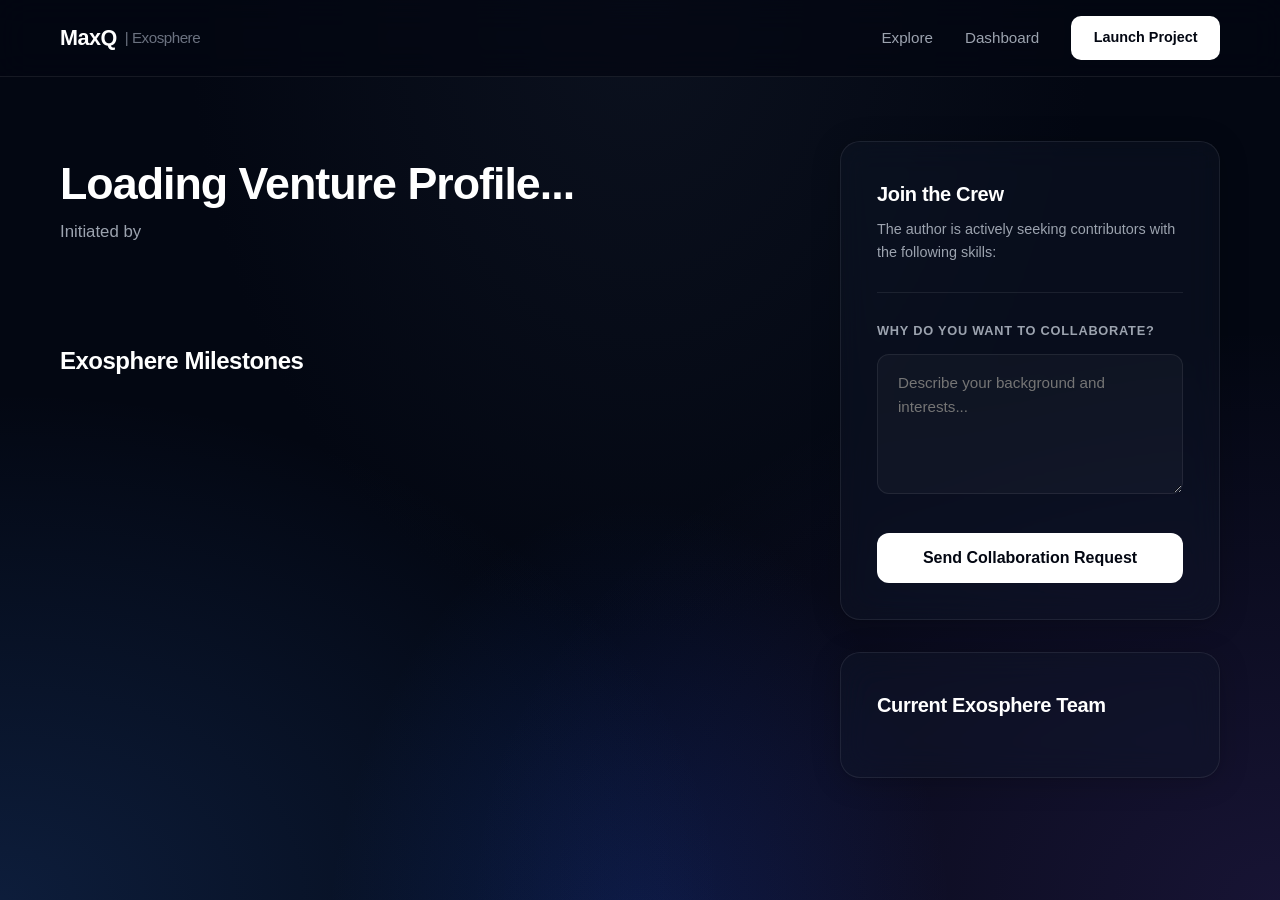
<file: project.html>
<!DOCTYPE html>
<html lang="en">

<head>
    <meta charset="UTF-8">
    <meta name="viewport" content="width=device-width, initial-scale=1.0">
    <title>Project Details | MaxQ</title>
    <link rel="stylesheet" href="css/style.css">
</head>

<body class="gradient-canvas">

    <header class="navbar">
        <div class="nav-container">
            <a href="index.html" class="logo">MaxQ <span class="brand-subtext">| Exosphere</span></a>

            <button class="hamburger-menu" id="hamburger-trigger" aria-label="Toggle Navigation">
                <span class="bar"></span>
                <span class="bar"></span>
                <span class="bar"></span>
            </button>

            <nav id="nav-menu">
                <a href="index.html" class="nav-link">Explore</a>
                <a href="#" class="nav-link">Dashboard</a>
                <a href="#" class="btn-primary">Launch Project</a>
            </nav>
        </div>
    </header>

    <main class="project-detail-container">

        <div class="project-main-content">
            <header class="project-detail-header">
                <div class="meta-row"></div>
                <h1>Loading Venture Profile...</h1>
                <p class="author-tag">Initiated by <strong></strong></p>
            </header>

            <section class="project-description">
            </section>

            <section class="project-milestones">
                <h2>Exosphere Milestones</h2>
                <ul class="milestone-list"></ul>
            </section>
        </div>

        <aside class="project-sidebar">
            <div class="sidebar-card">
                <h3>Join the Crew</h3>
                <p class="sidebar-instructions">The author is actively seeking contributors with the following skills:
                </p>

                <div class="sidebar-roles"></div>

                <hr class="sidebar-divider">

                <form id="join-project-form">
                    <label for="apply-note" class="form-label">Why do you want to collaborate?</label>
                    <textarea id="apply-note" class="form-textarea"
                        placeholder="Describe your background and interests..." required></textarea>
                    <button type="submit" class="btn-primary btn-block">Send Collaboration Request</button>
                </form>
            </div>

            <div class="sidebar-card team-card">
                <h3>Current Exosphere Team</h3>
                <ul class="team-list"></ul>
            </div>
        </aside>

    </main>

    <script src="js/app.js"></script>
</body>

</html>
</file>
<file: css/style.css>
/* ==========================================================================
   1. EXOSPHERE DESIGN SYSTEM & CORE TOKENS (FIXED WHITESPACES)
   ========================================================================== */
:root {
    /* Color Palette & Dark Exosphere Themes */
    --text-primary: #ffffff;
    --text-secondary: #9ca3af;
    --text-muted: #6b7280;

    /* Branding Core Values */
    --brand-purple: #6d28d9;
    --brand-glow: rgba(109, 40, 217, 0.2);
    --border-clean: rgba(255, 255, 255, 0.08);
    --border-focus: rgba(109, 40, 217, 0.4);

    /* Functional Status Tokens */
    --status-ideation-bg: rgba(225, 29, 72, 0.15);
    --status-ideation-txt: #fda4af;
    --status-planning-bg: rgba(37, 99, 235, 0.15);
    --status-planning-txt: #93c5fd;
    --status-active-bg: rgba(5, 150, 105, 0.15);
    --status-active-txt: #6ee7b7;

    /* Typography Scales */
    --font-sans: -apple-system, BlinkMacSystemFont, "Segoe UI", Roboto, sans-serif;
    --font-mono: ui-monospace, SFMono-Regular, Menlo, Monaco, Consolas, monospace;

    /* Geometry & Depth Map */
    --radius-pill: 50px;
    --radius-card: 20px;
    --transition-smooth: all 0.3s cubic-bezier(0.16, 1, 0.3, 1);
    --shadow-premium: 0 4px 30px rgba(0, 0, 0, 0.2), 0 1px 3px rgba(0, 0, 0, 0.1);
    --shadow-hover: 0 20px 40px rgba(109, 40, 217, 0.15), 0 1px 5px rgba(0, 0, 0, 0.2);
}

* {
    box-sizing: border-box;
    margin: 0;
    padding: 0;
}

body {
    font-family: var(--font-sans);
    color: var(--text-primary);
    line-height: 1.6;
    -webkit-font-smoothing: antialiased;
    min-height: 100vh;
    background-color: #030712;
    background-image:
        radial-gradient(at 50% 0%, rgba(17, 24, 39, 0.6) 0px, transparent 50%),
        radial-gradient(at 0% 100%, rgba(59, 130, 246, 0.18) 0px, transparent 40%),
        radial-gradient(at 100% 100%, rgba(139, 92, 246, 0.15) 0px, transparent 45%),
        radial-gradient(at 50% 110%, rgba(29, 78, 216, 0.25) 0px, transparent 35%);
    background-attachment: fixed;
    background-size: cover;
}

/* Fix any remaining spaces inside animations or responsive targets */
@keyframes verticalSurgeFill {
    0% {
        height: 0%;
    }

    100% {
        height: 100%;
    }
}

/* ==========================================================================
   2. STICKY NAV SYSTEM
   ========================================================================== */
.navbar {
    background-color: rgba(3, 7, 18, 0.7);
    backdrop-filter: blur(16px);
    -webkit-backdrop-filter: blur(16px);
    border-bottom: 1px solid var(--border-clean);
    position: sticky;
    top: 0;
    z-index: 1000;
    width: 100%;
}

.nav-container {
    max-width: 1240px;
    margin: 0 auto;
    padding: 0 2.5rem;
    height: 76px;
    display: flex;
    justify-content: space-between;
    align-items: center;
}

.logo {
    font-size: 1.35rem;
    font-weight: 800;
    color: #ffffff;
    text-decoration: none;
    letter-spacing: -0.5px;
    display: flex;
    align-items: center;
    gap: 0.5rem;
}

.brand-subtext {
    font-weight: 400;
    font-size: 0.95rem;
    color: var(--text-muted);
}

nav {
    display: flex;
    align-items: center;
    gap: 2rem;
}

.nav-link {
    text-decoration: none;
    color: var(--text-secondary);
    font-weight: 500;
    font-size: 0.95rem;
    transition: var(--transition-smooth);
    position: relative;
}

.nav-link:hover,
.nav-link.active {
    color: #ffffff;
}

.nav-link.active::after {
    content: "";
    position: absolute;
    bottom: -6px;
    left: 0;
    width: 100%;
    height: 2px;
    background-color: var(--brand-purple);
    border-radius: var(--radius-pill);
}

/* Action Buttons */
.btn-primary,
.btn-secondary {
    display: inline-block;
    padding: 0.65rem 1.4rem;
    border-radius: 10px;
    font-weight: 600;
    font-size: 0.9rem;
    text-decoration: none;
    cursor: pointer;
    transition: var(--transition-smooth);
    border: none;
}

.btn-primary {
    background-color: #ffffff;
    color: #030712;
}

.btn-primary:hover {
    background-color: var(--brand-purple);
    color: #ffffff;
    box-shadow: 0 4px 14px var(--brand-glow);
    transform: translateY(-1px);
}

.btn-secondary {
    background-color: rgba(255, 255, 255, 0.05);
    border: 1px solid var(--border-clean);
    color: #ffffff;
    text-align: center;
}

.btn-secondary:hover {
    background-color: rgba(255, 255, 255, 0.1);
    border-color: var(--brand-purple);
}

/* ==========================================================================
   3. HERO BANNER AND SEARCH ENGINE LAYOUT
   ========================================================================== */
.feed-container {
    max-width: 1240px;
    margin: 0 auto;
    /* Removed old hard-coded 4rem layout squeeze */
    padding: 4rem 2.5rem 8rem 2.5rem;
    position: relative;
    z-index: 20;
    clear: both;
}

.feed-header {
    margin-bottom: 3.5rem;
    max-width: 700px;
}

.hero-pretitle {
    font-family: var(--font-mono);
    color: #a855f7;
    font-size: 0.8rem;
    font-weight: 700;
    text-transform: uppercase;
    letter-spacing: 1.5px;
    display: inline-block;
    margin-bottom: 0.75rem;
}

.feed-header h1 {
    font-size: 3rem;
    font-weight: 800;
    letter-spacing: -1.25px;
    line-height: 1.15;
    margin-bottom: 1rem;
    color: #ffffff;
}

.feed-header p {
    color: var(--text-secondary);
    font-size: 1.15rem;
}

/* Interactive Control Decks */
.control-panel {
    display: flex;
    flex-direction: column;
    gap: 1.5rem;
    margin-bottom: 3rem;
}

.search-wrapper {
    position: relative;
    width: 100%;
    max-width: 600px;
}

.search-icon {
    position: absolute;
    left: 1.25rem;
    top: 50%;
    transform: translateY(-50%);
    font-size: 1rem;
    pointer-events: none;
}

.search-wrapper input {
    width: 100%;
    padding: 1rem 1rem 1rem 3rem;
    font-family: inherit;
    font-size: 1rem;
    background-color: rgba(17, 24, 39, 0.45);
    border: 1px solid var(--border-clean);
    border-radius: 14px;
    box-shadow: var(--shadow-premium);
    outline: none;
    color: #ffffff;
    transition: var(--transition-smooth);
}

.search-wrapper input:focus {
    border-color: var(--brand-purple);
    box-shadow: 0 0 0 4px var(--brand-glow);
    background-color: rgba(17, 24, 39, 0.65);
}

.filter-pills {
    display: flex;
    flex-wrap: wrap;
    gap: 0.75rem;
}

.pill-btn {
    background-color: rgba(17, 24, 39, 0.45);
    border: 1px solid var(--border-clean);
    padding: 0.5rem 1.2rem;
    border-radius: var(--radius-pill);
    font-family: inherit;
    font-size: 0.85rem;
    font-weight: 500;
    color: var(--text-secondary);
    cursor: pointer;
    transition: var(--transition-smooth);
}

.pill-btn:hover {
    border-color: rgba(255, 255, 255, 0.2);
    color: #ffffff;
}

.pill-btn.active {
    background-color: #ffffff;
    border-color: #ffffff;
    color: #030712;
}

/* ==========================================================================
   4. PREMIUM CARD GRID & ROCKET PROGRESS MODULES
   ========================================================================== */
.project-grid {
    display: grid;
    grid-template-columns: repeat(auto-fill, minmax(360px, 1fr));
    gap: 2.5rem;
    width: 100%;
}

.project-card {
    background: rgba(17, 24, 39, 0.45);
    backdrop-filter: blur(16px) saturate(120%);
    -webkit-backdrop-filter: blur(16px) saturate(120%);
    border: 1px solid var(--border-clean);
    border-radius: var(--radius-card);
    padding: 2.25rem 2.75rem 2.25rem 2.25rem;
    box-shadow: var(--shadow-premium);
    display: flex;
    flex-direction: column;
    justify-content: space-between;
    min-height: 360px;
    transition: var(--transition-smooth);
    position: relative;
    overflow: hidden;
    cursor: pointer;
}

.project-card:hover {
    transform: translateY(-6px);
    box-shadow: var(--shadow-hover);
    border-color: rgba(109, 40, 217, 0.3);
}

.card-header {
    display: flex;
    justify-content: space-between;
    align-items: center;
    margin-bottom: 1.5rem;
}

.badge {
    padding: 0.3rem 0.85rem;
    border-radius: 6px;
    font-family: var(--font-mono);
    font-size: 0.7rem;
    font-weight: 700;
    text-transform: uppercase;
    letter-spacing: 0.5px;
}

.badge-planning {
    background-color: var(--status-planning-bg);
    color: var(--status-planning-txt);
}

.badge-ideation {
    background-color: var(--status-ideation-bg);
    color: var(--status-ideation-txt);
}

.badge-active {
    background-color: var(--status-active-bg);
    color: var(--status-active-txt);
}

.project-category {
    font-family: var(--font-mono);
    font-size: 0.75rem;
    color: var(--text-muted);
    font-weight: 600;
    text-transform: uppercase;
    letter-spacing: 0.5px;
}

.project-title {
    font-size: 1.5rem;
    font-weight: 750;
    letter-spacing: -0.5px;
    margin-bottom: 0.35rem;
    line-height: 1.25;
    color: #ffffff;
}

.project-author {
    font-size: 0.9rem;
    color: var(--text-muted);
    margin-bottom: 1.5rem;
}

.project-excerpt {
    color: var(--text-secondary);
    font-size: 1rem;
    margin-bottom: 2rem;
    flex-grow: 1;
}

.card-roles {
    margin-bottom: 1.5rem;
}

.card-roles strong {
    display: block;
    font-size: 0.8rem;
    text-transform: uppercase;
    letter-spacing: 0.75px;
    color: var(--text-muted);
    margin-bottom: 0.75rem;
}

.role-tag {
    display: inline-block;
    background-color: rgba(255, 255, 255, 0.04);
    border: 1px solid var(--border-clean);
    color: var(--text-secondary);
    padding: 0.25rem 0.75rem;
    border-radius: 8px;
    margin-right: 0.5rem;
    margin-bottom: 0.5rem;
    font-size: 0.8rem;
    font-weight: 500;
}

/* Rocket Launch Interface Line Tracker */
.card-progress-bar {
    position: absolute;
    bottom: 0;
    right: 0;
    width: 8px;
    height: var(--target-width);
    background: linear-gradient(0deg, var(--brand-purple), #a855f7);
    z-index: 1;
    clip-path: polygon(0% 8px, 100% 0%, 100% 100%, 0% 100%);
}

.card-progress-bar::after {
    content: "";
    position: absolute;
    bottom: 0;
    left: 0;
    width: 100%;
    height: 0%;
    background: linear-gradient(0deg, #06b6d4, #10b981);
    z-index: 2;
    opacity: 0;
    transition: opacity 0.15s ease;
    clip-path: polygon(0% 8px, 100% 0%, 100% 100%, 0% 100%);
}

.project-card:hover .card-progress-bar::after {
    opacity: 1;
    animation: verticalSurgeFill 0.85s cubic-bezier(0.7, 0, 0.84, 0) forwards;
}

@keyframes verticalSurgeFill {
    0% {
        height: 0%;
    }

    100% {
        height: 100%;
    }
}

.card-footer-layout {
    display: flex;
    justify-content: space-between;
    align-items: center;
    margin-top: auto;
    padding-top: 1rem;
    border-top: 1px dashed var(--border-clean);
}

.contributor-count {
    font-size: 0.85rem;
    color: var(--text-secondary);
    display: flex;
    align-items: center;
    gap: 0.35rem;
}

.contributor-count strong {
    color: #ffffff;
}

/* ==========================================================================
   5. CINEMATIC TEXT STORYLINE DECK (INTEGRATED FULL-SCREEN CONSOLIDATION)
   ========================================================================== */
.cinematic-hero {
    width: 100%;
    min-height: 100vh;
    /* Delivers initial cinematic presentation size layout */
    display: flex;
    flex-direction: column;
    align-items: center;
    justify-content: center;
    position: relative;
    padding: 2rem;
    box-sizing: border-box;
    background: transparent;
    /* Seamless blend pattern over the global canvas background */
    overflow: hidden;
    z-index: 10;
}

.hero-phrase-gallery {
    position: relative;
    width: 100%;
    max-width: 950px;
    height: 180px;
    display: flex;
    align-items: center;
    justify-content: center;
}

.story-phrase {
    font-size: 3.5rem;
    font-weight: 800;
    line-height: 1.25;
    letter-spacing: -1.5px;
    margin: 0;
    position: absolute;
    width: 100%;
    text-align: center;
    opacity: 0;
    pointer-events: none;
    background: linear-gradient(90deg, #ffffff 0%, var(--brand-purple) 30%, var(--text-muted) 60%, var(--text-muted) 100%);
    background-size: 400% 100%;
    background-position: 100% 0%;
    -webkit-background-clip: text;
    background-clip: text;
    -webkit-text-fill-color: transparent;
    transition: opacity 1.2s ease-in-out, background-position 2.5s cubic-bezier(0.25, 1, 0.5, 1);
}

.story-phrase.active {
    opacity: 1;
    background-position: 0% 0%;
}

.story-phrase.exiting {
    opacity: 0;
    background-position: 0% 0%;
    transition: opacity 1.2s ease-in-out;
}

.hero-cta-reveal {
    position: absolute;
    width: 100%;
    max-width: 600px;
    text-align: center;
    opacity: 0;
    pointer-events: none;
    transform: scale(0.95);
    transition: opacity 1.5s ease-in-out, transform 1.5s cubic-bezier(0.16, 1, 0.3, 1);
}

.hero-cta-reveal.awoken {
    opacity: 1;
    transform: scale(1);
    pointer-events: auto;
}

.hero-cta-reveal h2 {
    font-size: 2.8rem;
    font-weight: 800;
    letter-spacing: -1px;
    margin-bottom: 1.5rem;
    color: #ffffff;
}

/* ==========================================================================
   6. PORTAL FORM MODALS & OVERLAYS
   ========================================================================== */
.modal-overlay {
    position: fixed;
    top: 0;
    left: 0;
    width: 100%;
    height: 100%;
    background-color: rgba(3, 7, 18, 0.6);
    backdrop-filter: blur(8px);
    -webkit-backdrop-filter: blur(8px);
    z-index: 2000;
    display: flex;
    align-items: center;
    justify-content: center;
    opacity: 0;
    pointer-events: none;
    transition: opacity 0.4s ease;
}

.modal-overlay.active {
    opacity: 1;
    pointer-events: auto;
}

.modal-card {
    background: #0b0f19;
    padding: 3rem !important;
    border-radius: 24px !important;
    width: 100%;
    max-width: 520px !important;
    border: 1px solid var(--border-clean);
    box-shadow: 0 30px 60px rgba(0, 0, 0, 0.4) !important;
    position: relative;
    transform: scale(0.9);
    transition: transform 0.4s cubic-bezier(0.16, 1, 0.3, 1);
}

.modal-overlay.active .modal-card {
    transform: scale(1);
}

.modal-close {
    position: absolute;
    top: 1.25rem;
    right: 1.25rem;
    background: transparent;
    border: none;
    font-size: 1.1rem;
    cursor: pointer;
    color: var(--text-secondary);
    transition: var(--transition-smooth);
}

.modal-close:hover {
    color: #ffffff;
}

.modal-card h3 {
    font-size: 1.75rem;
    font-weight: 800;
    letter-spacing: -0.75px;
    color: #ffffff;
    margin-bottom: 0.5rem;
}

.modal-card p {
    font-size: 0.95rem;
    color: var(--text-secondary);
    margin-bottom: 2rem;
    line-height: 1.5;
}

.form-label {
    display: block;
    font-size: 0.8rem;
    text-transform: uppercase;
    letter-spacing: 0.75px;
    font-weight: 700;
    color: var(--text-secondary);
    margin-bottom: 0.75rem;
}

.form-textarea {
    width: 100%;
    min-height: 140px;
    padding: 1rem 1.25rem;
    border-radius: 12px;
    background-color: rgba(255, 255, 255, 0.03);
    border: 1px solid var(--border-clean);
    color: #ffffff;
    font-family: var(--font-sans);
    font-size: 0.95rem;
    line-height: 1.6;
    outline: none;
    resize: vertical;
    transition: var(--transition-smooth);
    margin-bottom: 2rem;
}

.form-textarea:focus {
    background-color: rgba(255, 255, 255, 0.05);
    border-color: var(--brand-purple);
    box-shadow: 0 0 0 4px var(--brand-glow);
}

.btn-block {
    width: 100%;
    padding: 1rem !important;
    font-size: 1rem !important;
    font-weight: 700 !important;
    border-radius: 12px !important;
    text-align: center;
}

/* ==========================================================================
   7. DYNAMIC DETAIL VIEW INTERFACES
   ========================================================================== */
.project-detail-container {
    max-width: 1240px;
    margin: 4rem auto;
    padding: 0 2.5rem;
    display: grid;
    grid-template-columns: 1fr 380px;
    gap: 4rem;
    align-items: start;
}

.project-main-content {
    display: flex;
    flex-direction: column;
    gap: 3rem;
}

.project-detail-header h1 {
    font-size: 2.8rem;
    font-weight: 800;
    letter-spacing: -1px;
    line-height: 1.2;
    margin: 1rem 0 0.5rem 0;
    color: #ffffff;
}

.author-tag {
    font-size: 1.05rem;
    color: var(--text-secondary);
}

.author-tag strong {
    color: #ffffff;
}

.project-description h2,
.project-milestones h2 {
    font-size: 1.5rem;
    font-weight: 800;
    letter-spacing: -0.5px;
    margin-bottom: 1.25rem;
    color: #ffffff;
}

.project-description p {
    color: var(--text-secondary);
    font-size: 1.1rem;
    line-height: 1.7;
}

.milestone-list {
    list-style: none;
    display: flex;
    flex-direction: column;
    gap: 1rem;
}

.milestone-list li {
    padding: 1rem 1.25rem;
    border-radius: 12px;
    background: rgba(17, 24, 39, 0.45);
    border: 1px solid var(--border-clean);
    font-size: 0.95rem;
    color: var(--text-secondary);
    display: flex;
    align-items: center;
    gap: 0.75rem;
}

.milestone-list li::before {
    content: "○";
    color: var(--text-muted);
    font-weight: 700;
}

.milestone-list li.current {
    border-color: rgba(59, 130, 246, 0.4);
    background: rgba(59, 130, 246, 0.05);
    color: #ffffff;
    font-weight: 500;
}

.milestone-list li.current::before {
    content: "●";
    color: #60a5fa;
}

.milestone-list li.completed {
    background: rgba(16, 185, 129, 0.05);
    border-color: rgba(16, 185, 129, 0.3);
    color: var(--text-secondary);
    text-decoration: line-through;
}

.milestone-list li.completed::before {
    content: "✓";
    color: #34d399;
    text-decoration: none;
    display: inline-block;
}

/* Sidebar Profile Framework */
.project-sidebar {
    display: flex;
    flex-direction: column;
    gap: 2rem;
}

.sidebar-card {
    background: rgba(17, 24, 39, 0.45);
    backdrop-filter: blur(16px) saturate(120%);
    -webkit-backdrop-filter: blur(16px) saturate(120%);
    border: 1px solid var(--border-clean);
    padding: 2.25rem;
    border-radius: var(--radius-card);
    box-shadow: var(--shadow-premium);
}

.sidebar-card h3 {
    font-size: 1.25rem;
    font-weight: 750;
    letter-spacing: -0.35px;
    margin-bottom: 0.5rem;
    color: #ffffff;
}

.sidebar-instructions {
    font-size: 0.9rem;
    color: var(--text-secondary);
    margin-bottom: 1.25rem;
}

.sidebar-divider {
    border: none;
    border-top: 1px solid var(--border-clean);
    margin: 1.75rem 0;
}

.team-list {
    list-style: none;
    display: flex;
    flex-direction: column;
    gap: 1rem;
    margin-top: 1.25rem;
}

.team-list li {
    display: flex;
    align-items: center;
    gap: 0.75rem;
    font-size: 0.95rem;
    color: var(--text-secondary);
}

.team-avatar {
    width: 32px;
    height: 32px;
    border-radius: 50%;
    background: var(--brand-purple);
    color: white;
    font-size: 0.8rem;
    font-weight: 700;
    display: flex;
    align-items: center;
    justify-content: center;
}

/* ==========================================================================
   8. UNIFIED MOBILE RESPONSIVE ENGINE
   ========================================================================== */
.hamburger-menu {
    display: none;
    flex-direction: column;
    justify-content: space-between;
    width: 24px;
    height: 18px;
    background: transparent;
    border: none;
    cursor: pointer;
    z-index: 1100;
}

.hamburger-menu .bar {
    width: 100%;
    height: 2px;
    background-color: #ffffff;
    border-radius: var(--radius-pill);
    transition: var(--transition-smooth);
    transform-origin: left center;
}

.hamburger-menu.active .bar:nth-child(1) {
    transform: rotate(45deg) translateY(-2px);
}

.hamburger-menu.active .bar:nth-child(2) {
    opacity: 0;
    transform: scaleX(0);
}

.hamburger-menu.active .bar:nth-child(3) {
    transform: rotate(-45deg) translateY(2px);
}

@media (max-width: 968px) {
    .project-detail-container {
        grid-template-columns: 1fr;
        gap: 3rem;
        margin: 2rem auto;
        padding: 0 1.25rem;
    }

    .project-detail-header h1 {
        font-size: 2rem;
    }
}

@media (max-width: 768px) {
    .feed-container {
        padding: 4rem 1.25rem;
    }

    .nav-container {
        padding: 0 1.25rem;
        height: 64px;
    }

    .logo {
        font-size: 1.15rem;
    }

    .brand-subtext {
        display: none;
    }

    .hamburger-menu {
        display: flex;
    }

    nav {
        position: fixed;
        top: 0;
        right: -100%;
        width: 280px;
        height: 100vh;
        background: #0b0f19;
        box-shadow: -10px 0 30px rgba(0, 0, 0, 0.3);
        flex-direction: column;
        align-items: flex-start;
        padding: 6rem 2rem 2rem 2rem;
        gap: 2rem;
        transition: var(--transition-smooth);
        z-index: 1050;
    }

    nav.active {
        right: 0;
    }

    .nav-link.active::after {
        display: none;
    }

    .cinematic-hero {
        min-height: calc(100vh - 76px);
        /* Centers beautifully on mobile layout viewports */
        padding: 1.5rem;
    }

    .hero-phrase-gallery {
        height: 220px;
    }

    .story-phrase {
        font-size: 2.2rem;
        letter-spacing: -0.75px;
        line-height: 1.3;
    }

    .hero-cta-reveal h2 {
        font-size: 1.8rem;
    }

    .btn-launch-rocket {
        padding: 0.8rem 2rem !important;
        font-size: 0.95rem !important;
    }

    .control-panel {
        gap: 1rem;
        margin-bottom: 2rem;
    }

    .filter-pills {
        gap: 0.5rem;
    }

    .pill-btn {
        padding: 0.4rem 1rem;
        font-size: 0.8rem;
    }

    .project-grid {
        grid-template-columns: 1fr;
        gap: 1.5rem;
    }

    .project-card {
        padding: 1.75rem 2rem 1.75rem 1.75rem !important;
        min-height: auto;
        gap: 1.25rem;
        background-color: rgba(17, 24, 39, 0.7);
    }

    .project-title {
        font-size: 1.3rem;
    }

    .project-excerpt,
    .card-roles {
        margin-bottom: 1.25rem;
    }
}
</file>
